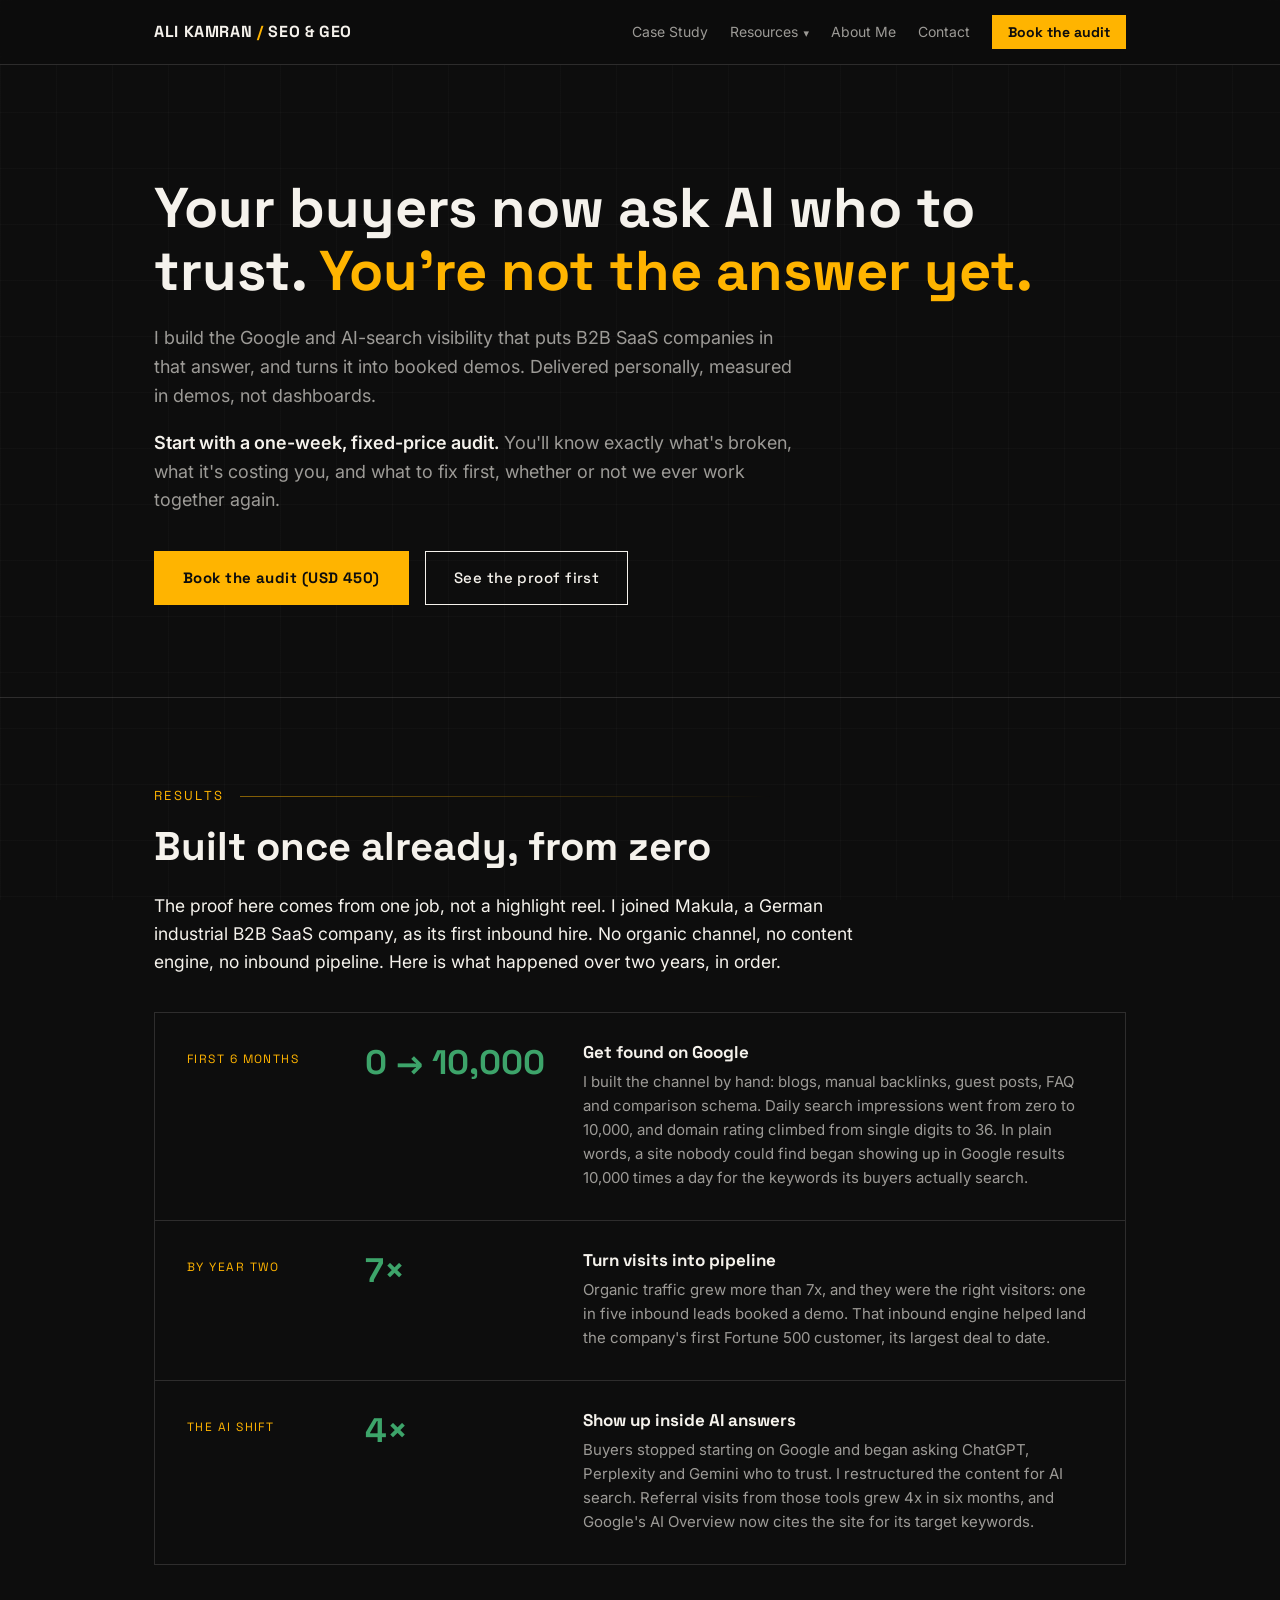
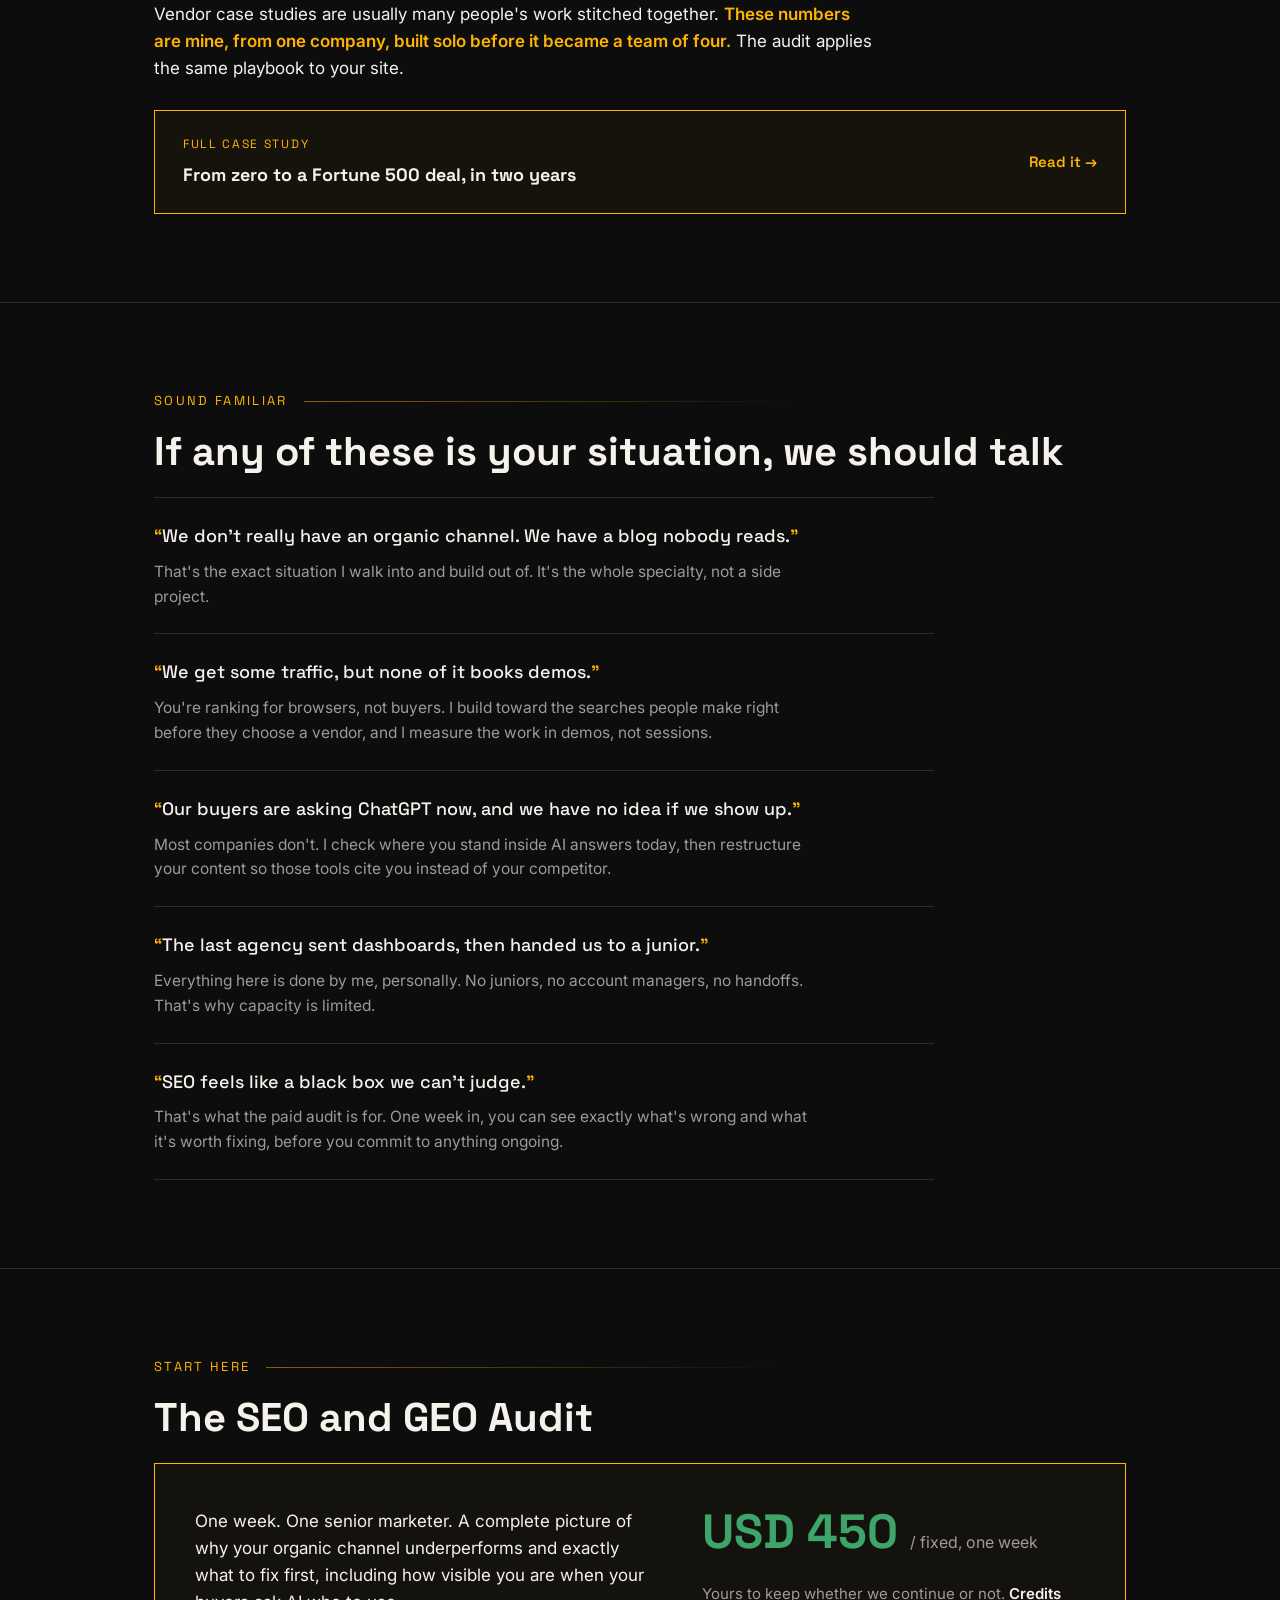
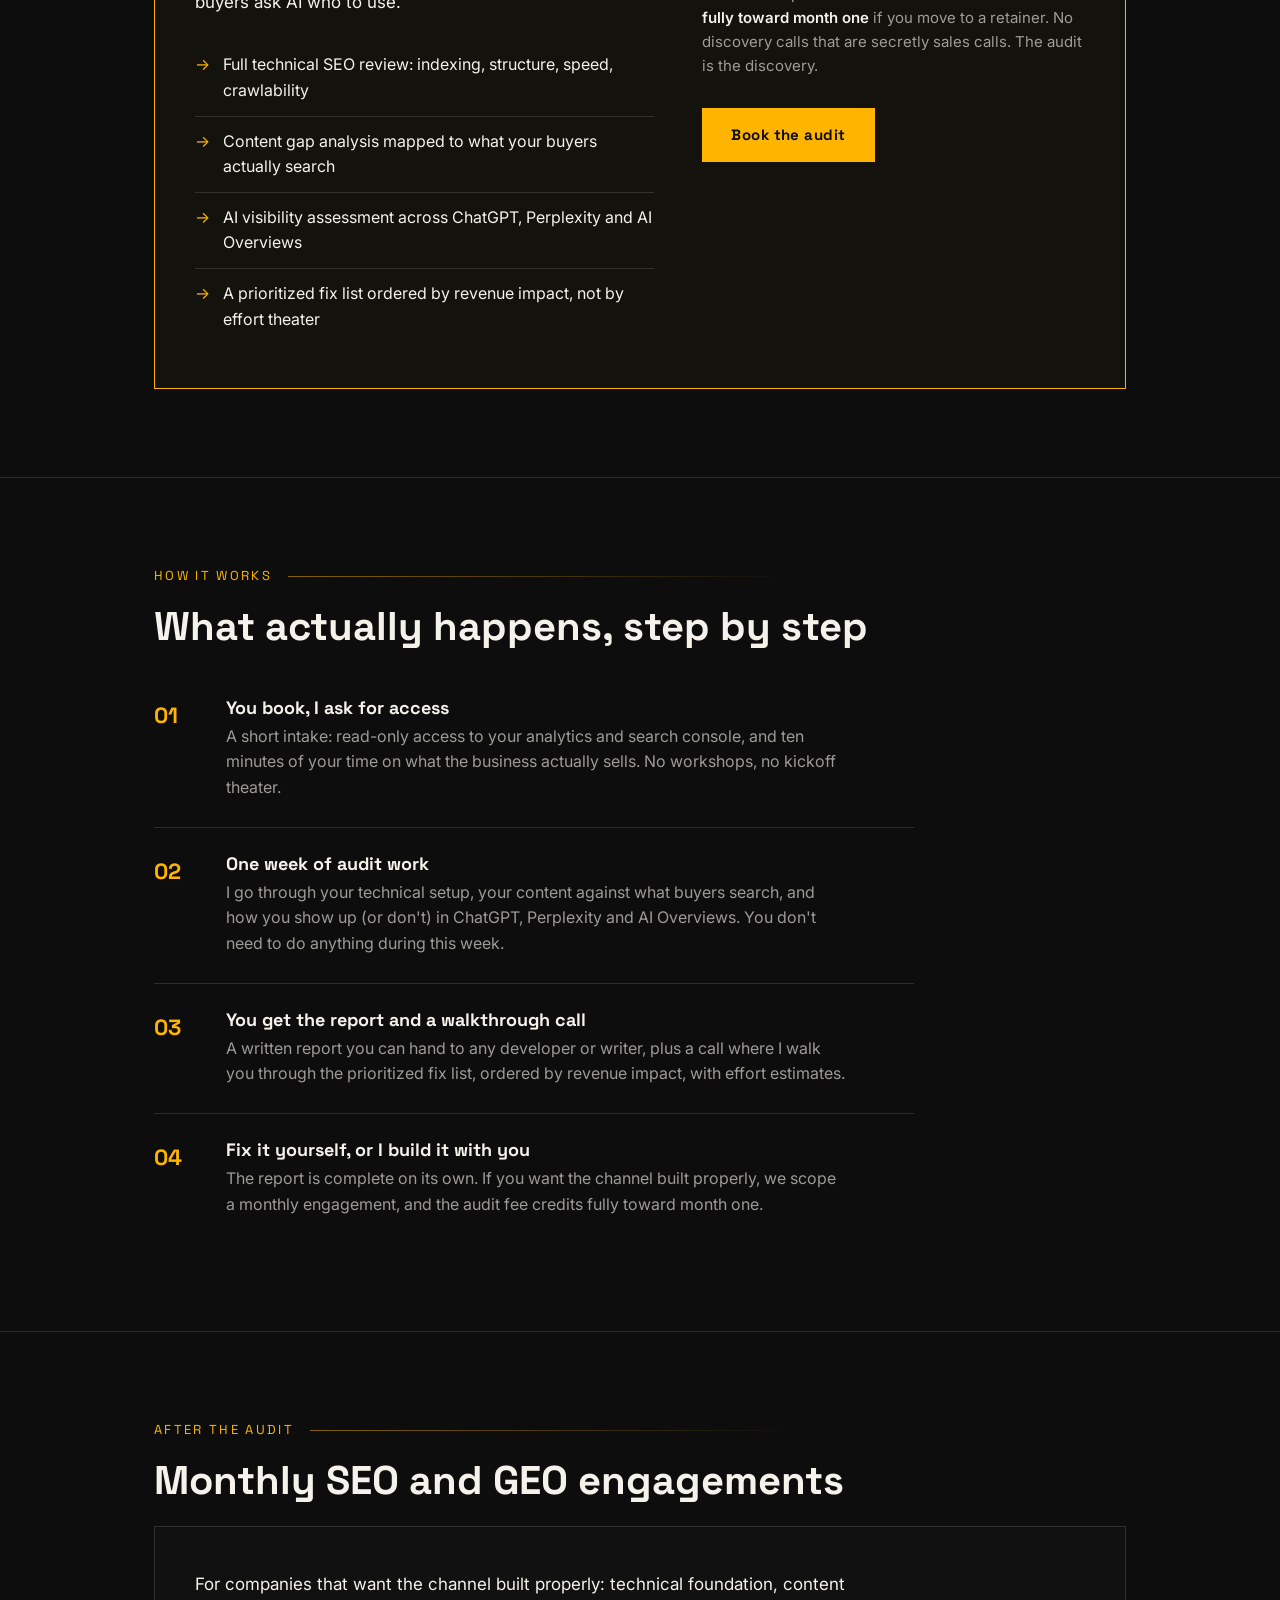
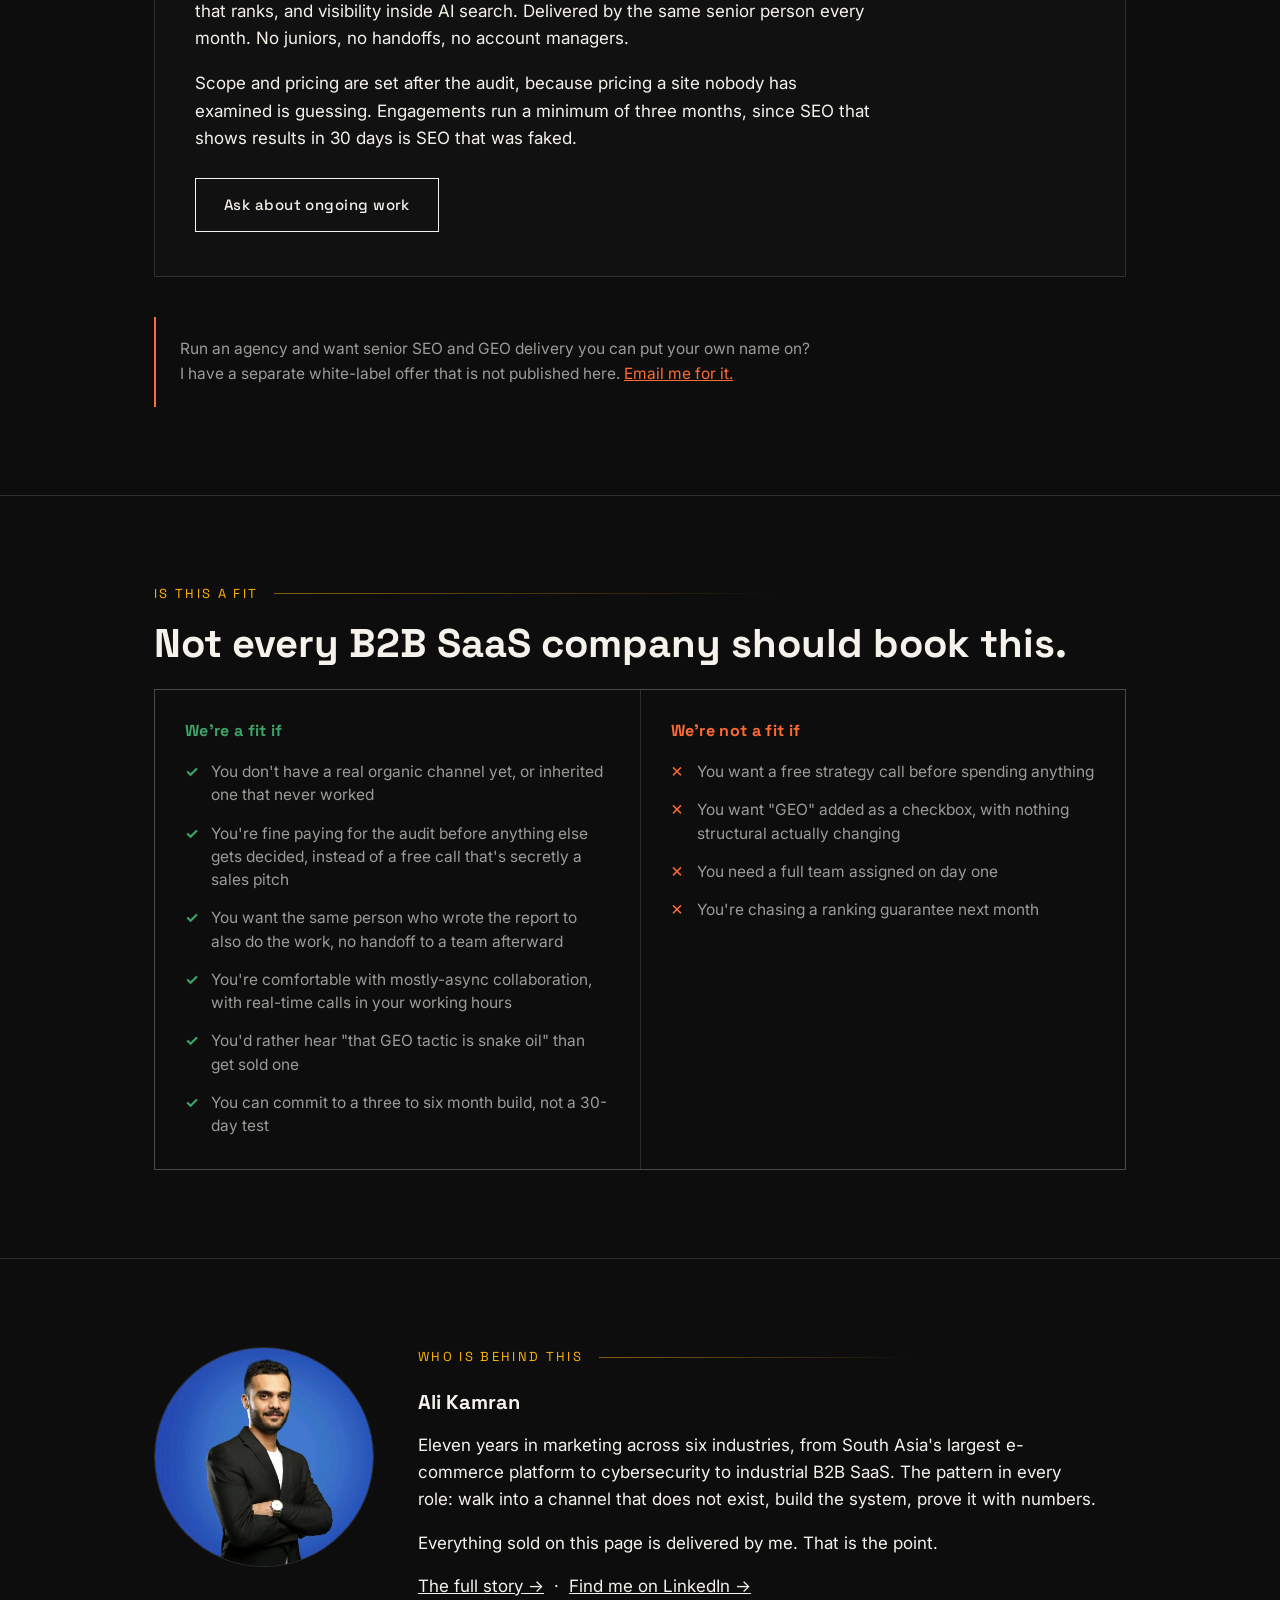
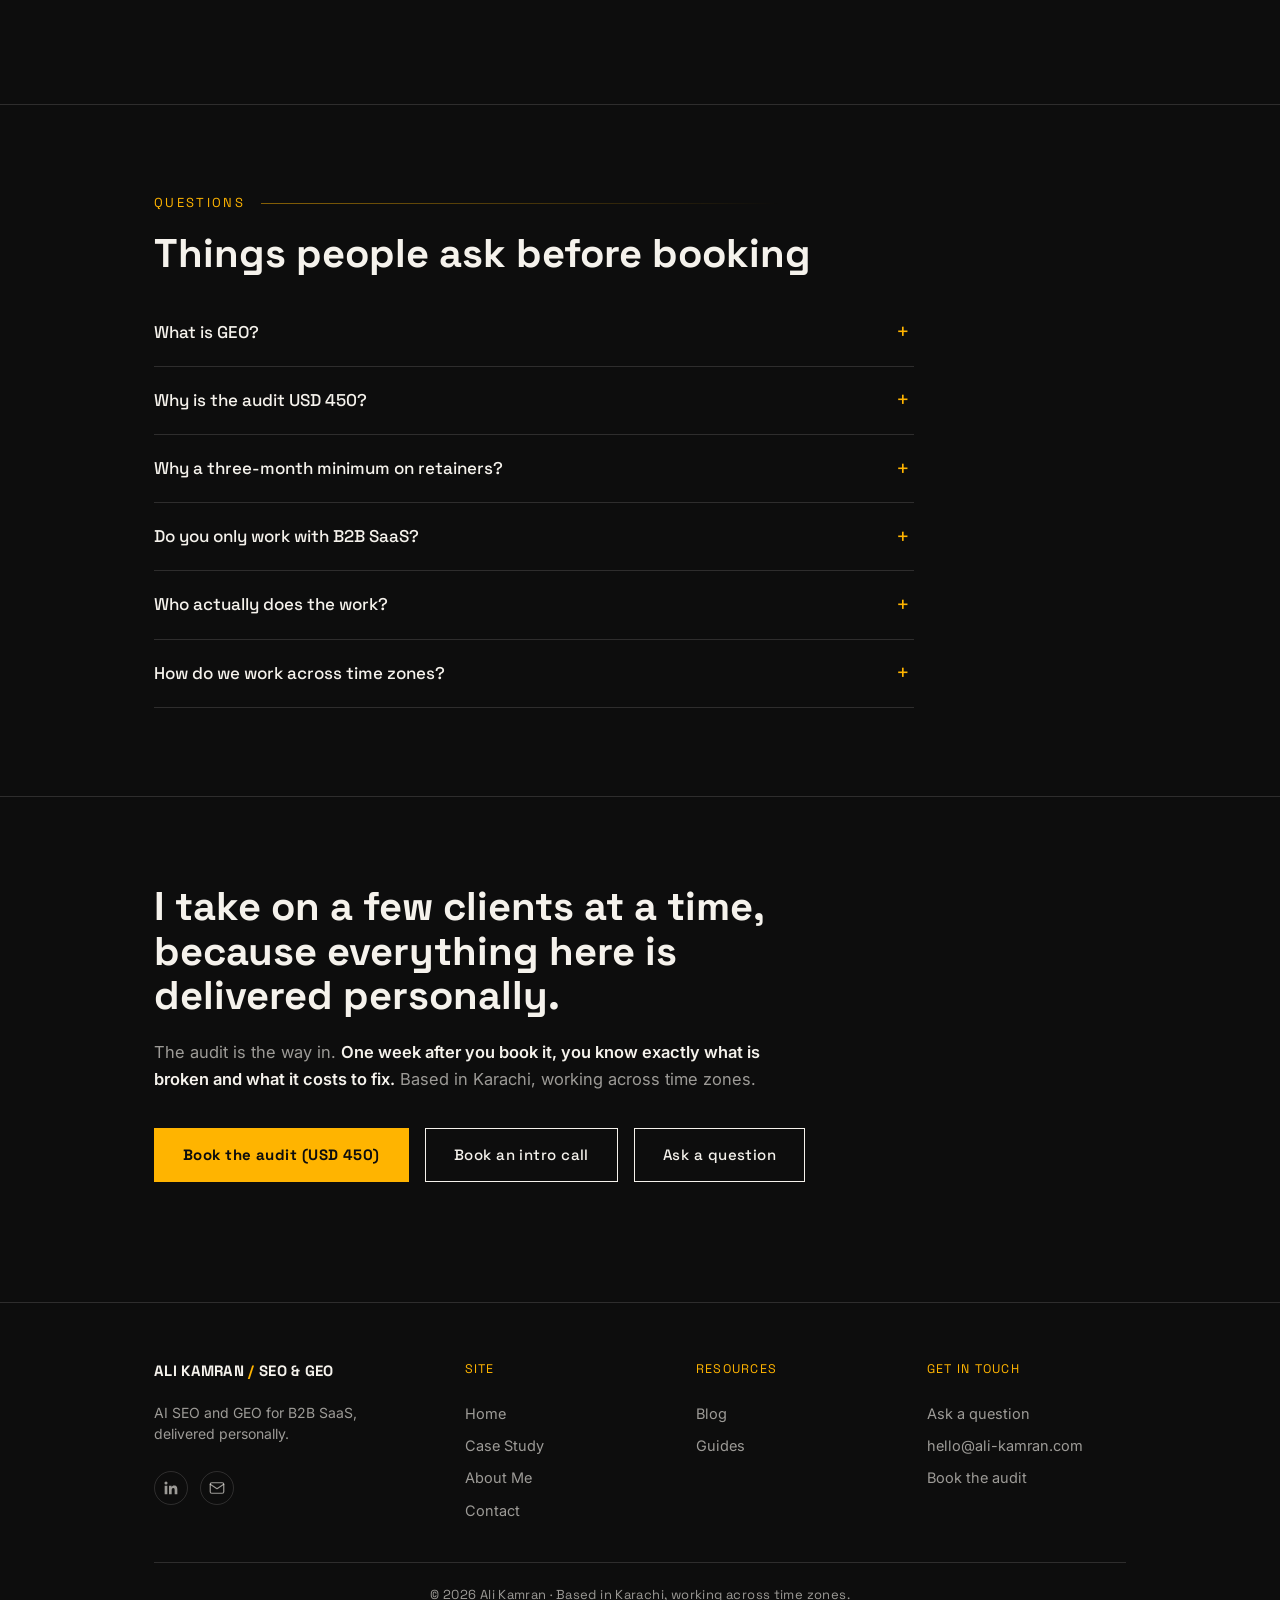
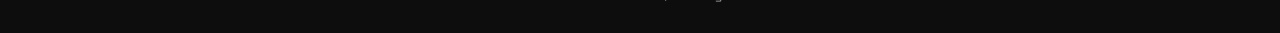
<file: index.html>
<!DOCTYPE html>
<html lang="en">
<head>
<script type="text/javascript">
    (function(c,l,a,r,i,t,y){
        c[a]=c[a]||function(){(c[a].q=c[a].q||[]).push(arguments)};
        t=l.createElement(r);t.async=1;t.src="https://www.clarity.ms/tag/"+i;
        y=l.getElementsByTagName(r)[0];y.parentNode.insertBefore(t,y);
    })(window, document, "clarity", "script", "xpgxrgj1ap");
</script>
<meta charset="UTF-8">
<meta name="viewport" content="width=device-width, initial-scale=1.0">
<title>AI SEO Services (GEO) for B2B SaaS | Ali Kamran</title>
<meta name="description" content="AI SEO services and generative engine optimization for B2B SaaS: get your brand cited by ChatGPT, Perplexity, and Google's AI. Start with a fixed-price, one-week audit.">
<link rel="canonical" href="https://ali-kamran.com/">
<meta property="og:title" content="AI SEO Services (GEO) for B2B SaaS | Ali Kamran">
<meta property="og:description" content="AI SEO services and generative engine optimization for B2B SaaS: get your brand cited by ChatGPT, Perplexity, and Google's AI. Start with a fixed-price, one-week audit.">
<meta property="og:type" content="website">
<meta property="og:url" content="https://ali-kamran.com/">
<meta property="og:image" content="https://ali-kamran.com/og-image.png">
<meta property="og:image:width" content="1200">
<meta property="og:image:height" content="630">
<meta name="twitter:card" content="summary_large_image">
<meta name="twitter:image" content="https://ali-kamran.com/og-image.png">
<link rel="icon" href="data:image/svg+xml,%3Csvg xmlns='http://www.w3.org/2000/svg' viewBox='0 0 100 100'%3E%3Crect width='100' height='100' fill='%230d0d0d'/%3E%3Ctext x='50' y='68' font-family='Arial, sans-serif' font-size='52' font-weight='700' fill='%23ffb400' text-anchor='middle'%3EAK%3C/text%3E%3C/svg%3E">
<link rel="preconnect" href="https://fonts.googleapis.com">
<link rel="preconnect" href="https://fonts.gstatic.com" crossorigin>
<link href="https://fonts.googleapis.com/css2?family=Space+Grotesk:wght@400;500;700&family=Inter:wght@400;500;600&display=swap" rel="stylesheet">
<link rel="stylesheet" href="styles.css">
<script async src="https://www.googletagmanager.com/gtag/js?id=G-4B6W08Q974"></script>
<script>
  window.dataLayer = window.dataLayer || [];
  function gtag(){dataLayer.push(arguments);}
  gtag('js', new Date());
  gtag('config', 'G-4B6W08Q974');
</script>
<script type="application/ld+json">
{
  "@context": "https://schema.org",
  "@graph": [
    {
      "@type": "Person",
      "name": "Ali Kamran",
      "url": "https://ali-kamran.com/",
      "jobTitle": "SEO and GEO Consultant",
      "email": "mailto:hello@ali-kamran.com",
      "image": "https://ali-kamran.com/headshot.jpeg",
      "sameAs": ["https://www.linkedin.com/in/ali-kamran-/"],
      "address": {"@type": "PostalAddress", "addressLocality": "Karachi", "addressCountry": "PK"}
    },
    {
      "@type": "Service",
      "name": "SEO and GEO Audit",
      "url": "https://ali-kamran.com/#audit",
      "provider": {"@type": "Person", "name": "Ali Kamran"},
      "description": "One-week fixed-price audit covering technical SEO, content gaps, and AI-search visibility across ChatGPT, Perplexity and Google AI Overviews.",
      "offers": {"@type": "Offer", "price": "450", "priceCurrency": "USD"}
    },
    {
      "@type": "FAQPage",
      "mainEntity": [
        {
          "@type": "Question",
          "name": "What is GEO?",
          "acceptedAnswer": {"@type": "Answer", "text": "GEO (Generative Engine Optimization) is the practice of making your company visible and cited when buyers ask AI tools like ChatGPT, Perplexity, and Google AI Overviews for recommendations. It overlaps with SEO but has its own ranking factors: how your content is structured, where you are mentioned, and whether AI systems treat your site as a source worth citing."}
        },
        {
          "@type": "Question",
          "name": "Why does the audit cost 450 US dollars?",
          "acceptedAnswer": {"@type": "Answer", "text": "It is priced so the decision is easy, not so the work is shallow. It is a full week of senior work, the findings are yours to keep either way, and the fee credits fully toward your first month if you continue into a retainer."}
        },
        {
          "@type": "Question",
          "name": "Why is there a three-month minimum on retainers?",
          "acceptedAnswer": {"@type": "Answer", "text": "Because honest SEO takes that long to show real movement. Anyone promising ranking results in 30 days is measuring something that does not matter or faking something that does."}
        },
        {
          "@type": "Question",
          "name": "Do you only work with B2B SaaS?",
          "acceptedAnswer": {"@type": "Answer", "text": "B2B SaaS is the main lane because that is where the proof is, but the approach works for any growing business whose buyers research before they buy. If your customers search or ask AI before choosing, this applies to you."}
        },
        {
          "@type": "Question",
          "name": "Who actually does the work?",
          "acceptedAnswer": {"@type": "Answer", "text": "Ali Kamran, personally. No juniors, no handoffs, no account managers. That is the reason capacity is limited to a few clients at a time."}
        },
        {
          "@type": "Question",
          "name": "How do we work across time zones?",
          "acceptedAnswer": {"@type": "Answer", "text": "From Karachi, mostly async: written updates you can read on your schedule, plus scheduled calls in your working hours. Clients in Europe and North America both get real overlap."}
        }
      ]
    }
  ]
}
</script>
</head>
<body>
<header>
  <div class="wrap nav">
    <a class="brand" href="#top">ALI KAMRAN <span>/</span> SEO & GEO</a>
    <ul class="nav-links" id="navLinks">
      <li><a href="case-study.html">Case Study</a></li>
      <li class="has-dropdown">
        <a href="blog.html">Resources</a>
        <ul class="dropdown">
          <li><a href="blog.html">Blog</a></li>
          <li><a href="guides.html">Guides</a></li>
        </ul>
      </li>
      <li><a href="about.html">About Me</a></li>
      <li><a href="#contact">Contact</a></li>
      <li class="nav-cta-item"><a class="nav-cta" href="https://calendly.com/ali-kamran035/30min" target="_blank" rel="noopener">Book the audit</a></li>
    </ul>
    <button class="nav-toggle" id="navToggle" aria-label="Toggle navigation" aria-expanded="false" aria-controls="navLinks">
      <span></span><span></span><span></span>
    </button>
  </div>
</header>

<main id="top">

  <!-- HERO -->
  <section class="hero">
    <div class="wrap">
      <h1>Your buyers now ask AI who to trust. <em>You're not the answer yet.</em></h1>
      <p class="lede">I build the Google and AI-search visibility that puts B2B SaaS companies in that answer, and turns it into booked demos. Delivered personally, measured in demos, not dashboards.</p>
      <p class="lede"><b>Start with a one-week, fixed-price audit.</b> You'll know exactly what's broken, what it's costing you, and what to fix first, whether or not we ever work together again.</p>
      <div class="cta-row">
        <a class="btn gold" href="https://calendly.com/ali-kamran035/30min" target="_blank" rel="noopener">Book the audit (USD 450)</a>
        <a class="btn ghost" href="#results">See the proof first</a>
      </div>
    </div>
  </section>

  <!-- RESULTS / PROOF -->
  <section id="results" class="results">
    <div class="wrap">
      <div class="sec-label">Results</div>
      <h2 class="sec-title">Built once already, from zero</h2>
      <p class="context">The proof here comes from one job, not a highlight reel. I joined Makula, a German industrial B2B SaaS company, as its first inbound hire. No organic channel, no content engine, no inbound pipeline. Here is what happened over two years, in order.</p>

      <div class="arc">
        <div class="arc-step">
          <div class="arc-when">First 6 months</div>
          <div class="arc-n">0 → 10,000</div>
          <div class="arc-body">
            <h3>Get found on Google</h3>
            <p>I built the channel by hand: blogs, manual backlinks, guest posts, FAQ and comparison schema. Daily search impressions went from zero to 10,000, and domain rating climbed from single digits to 36. In plain words, a site nobody could find began showing up in Google results 10,000 times a day for the keywords its buyers actually search.</p>
          </div>
        </div>
        <div class="arc-step">
          <div class="arc-when">By year two</div>
          <div class="arc-n">7&times;</div>
          <div class="arc-body">
            <h3>Turn visits into pipeline</h3>
            <p>Organic traffic grew more than 7x, and they were the right visitors: one in five inbound leads booked a demo. That inbound engine helped land the company's first Fortune 500 customer, its largest deal to date.</p>
          </div>
        </div>
        <div class="arc-step">
          <div class="arc-when">The AI shift</div>
          <div class="arc-n">4&times;</div>
          <div class="arc-body">
            <h3>Show up inside AI answers</h3>
            <p>Buyers stopped starting on Google and began asking ChatGPT, Perplexity and Gemini who to trust. I restructured the content for AI search. Referral visits from those tools grew 4x in six months, and Google's AI Overview now cites the site for its target keywords.</p>
          </div>
        </div>
      </div>

      <p class="kicker">Vendor case studies are usually many people's work stitched together. <strong>These numbers are mine, from one company, built solo before it became a team of four.</strong> The audit applies the same playbook to your site.</p>

      <!-- HOLD: Simon's quote is a draft, not yet approved by him. Do not deploy until confirmed.
      <div class="client-quote">
        <blockquote>"Ali built our organic and AI search visibility from literally nothing. He didn't just chase rankings, he understood how our buyers actually research before they talk to sales, and rebuilt our content around that. The impact showed up in real pipeline, including our largest deal to date. I'd work with him again without hesitation."</blockquote>
        <div class="quote-attribution">
          <img class="quote-avatar" src="simon-spelzhausen.jpeg" alt="Simon Spelzhausen" width="48" height="48" loading="lazy">
          <cite><b>Simon Spelzhausen</b><span>Co-founder, Makula</span></cite>
        </div>
      </div>
      -->

      <a class="case-box" href="case-study.html">
        <div>
          <div class="case-box-label">Full case study</div>
          <div class="case-box-title">From zero to a Fortune 500 deal, in two years</div>
        </div>
        <span class="case-box-arrow">Read it &rarr;</span>
      </a>
    </div>
  </section>

  <!-- SOUND FAMILIAR -->
  <section id="familiar">
    <div class="wrap">
      <div class="sec-label">Sound familiar</div>
      <h2 class="sec-title">If any of these is your situation, we should talk</h2>
      <div class="pains">
        <div class="pain">
          <div class="pain-q">We don't really have an organic channel. We have a blog nobody reads.</div>
          <div class="pain-a">That's the exact situation I walk into and build out of. It's the whole specialty, not a side project.</div>
        </div>
        <div class="pain">
          <div class="pain-q">We get some traffic, but none of it books demos.</div>
          <div class="pain-a">You're ranking for browsers, not buyers. I build toward the searches people make right before they choose a vendor, and I measure the work in demos, not sessions.</div>
        </div>
        <div class="pain">
          <div class="pain-q">Our buyers are asking ChatGPT now, and we have no idea if we show up.</div>
          <div class="pain-a">Most companies don't. I check where you stand inside AI answers today, then restructure your content so those tools cite you instead of your competitor.</div>
        </div>
        <div class="pain">
          <div class="pain-q">The last agency sent dashboards, then handed us to a junior.</div>
          <div class="pain-a">Everything here is done by me, personally. No juniors, no account managers, no handoffs. That's why capacity is limited.</div>
        </div>
        <div class="pain">
          <div class="pain-q">SEO feels like a black box we can't judge.</div>
          <div class="pain-a">That's what the paid audit is for. One week in, you can see exactly what's wrong and what it's worth fixing, before you commit to anything ongoing.</div>
        </div>
      </div>
    </div>
  </section>

  <!-- THE AUDIT -->
  <section id="audit">
    <div class="wrap">
      <div class="sec-label">Start here</div>
      <h2 class="sec-title">The SEO and GEO Audit</h2>
      <div class="audit-card">
        <div class="audit-grid">
          <div>
            <p>One week. One senior marketer. A complete picture of why your organic channel underperforms and exactly what to fix first, including how visible you are when your buyers ask AI who to use.</p>
            <ul class="audit-list">
              <li>Full technical SEO review: indexing, structure, speed, crawlability</li>
              <li>Content gap analysis mapped to what your buyers actually search</li>
              <li>AI visibility assessment across ChatGPT, Perplexity and AI Overviews</li>
              <li>A prioritized fix list ordered by revenue impact, not by effort theater</li>
            </ul>
          </div>
          <div>
            <div class="price">USD 450 <small>/ fixed, one week</small></div>
            <p class="audit-meta">Yours to keep whether we continue or not. <b>Credits fully toward month one</b> if you move to a retainer. No discovery calls that are secretly sales calls. The audit is the discovery.</p>
            <div class="audit-cta">
              <a class="btn gold" href="https://calendly.com/ali-kamran035/30min" target="_blank" rel="noopener">Book the audit</a>
            </div>
          </div>
        </div>
      </div>
    </div>
  </section>

  <!-- HOW IT WORKS -->
  <section id="process">
    <div class="wrap">
      <div class="sec-label">How it works</div>
      <h2 class="sec-title">What actually happens, step by step</h2>
      <ol class="steps">
        <li>
          <h3>You book, I ask for access</h3>
          <p>A short intake: read-only access to your analytics and search console, and ten minutes of your time on what the business actually sells. No workshops, no kickoff theater.</p>
        </li>
        <li>
          <h3>One week of audit work</h3>
          <p>I go through your technical setup, your content against what buyers search, and how you show up (or don't) in ChatGPT, Perplexity and AI Overviews. You don't need to do anything during this week.</p>
        </li>
        <li>
          <h3>You get the report and a walkthrough call</h3>
          <p>A written report you can hand to any developer or writer, plus a call where I walk you through the prioritized fix list, ordered by revenue impact, with effort estimates.</p>
        </li>
        <li>
          <h3>Fix it yourself, or I build it with you</h3>
          <p>The report is complete on its own. If you want the channel built properly, we scope a monthly engagement, and the audit fee credits fully toward month one.</p>
        </li>
      </ol>
    </div>
  </section>

  <!-- ONGOING WORK -->
  <section id="retainers" class="retainer">
    <div class="wrap">
      <div class="sec-label">After the audit</div>
      <h2 class="sec-title">Monthly SEO and GEO engagements</h2>
      <div class="work-card">
        <p>For companies that want the channel built properly: technical foundation, content that ranks, and visibility inside AI search. Delivered by the same senior person every month. No juniors, no handoffs, no account managers.</p>
        <p>Scope and pricing are set after the audit, because pricing a site nobody has examined is guessing. Engagements run a minimum of three months, since SEO that shows results in 30 days is SEO that was faked.</p>
        <div class="cta-row">
          <a class="btn ghost" href="mailto:hello@ali-kamran.com?subject=Ongoing%20SEO%20and%20GEO%20work">Ask about ongoing work</a>
        </div>
      </div>
      <div class="agency-note">
        Run an agency and want senior SEO and GEO delivery you can put your own name on? I have a separate white-label offer that is not published here. <a href="mailto:hello@ali-kamran.com?subject=White%20label%20SEO%20delivery">Email me for it.</a>
      </div>
    </div>
  </section>

  <!-- FIT / NOT A FIT -->
  <section id="fit">
    <div class="wrap">
      <div class="sec-label">Is this a fit</div>
      <h2 class="sec-title">Not every B2B SaaS company should book this.</h2>
      <div class="fit-grid">
        <div class="fit-col good">
          <h3>We're a fit if</h3>
          <ul class="fit-list">
            <li>You don't have a real organic channel yet, or inherited one that never worked</li>
            <li>You're fine paying for the audit before anything else gets decided, instead of a free call that's secretly a sales pitch</li>
            <li>You want the same person who wrote the report to also do the work, no handoff to a team afterward</li>
            <li>You're comfortable with mostly-async collaboration, with real-time calls in your working hours</li>
            <li>You'd rather hear "that GEO tactic is snake oil" than get sold one</li>
            <li>You can commit to a three to six month build, not a 30-day test</li>
          </ul>
        </div>
        <div class="fit-col bad">
          <h3>We're not a fit if</h3>
          <ul class="fit-list">
            <li>You want a free strategy call before spending anything</li>
            <li>You want "GEO" added as a checkbox, with nothing structural actually changing</li>
            <li>You need a full team assigned on day one</li>
            <li>You're chasing a ranking guarantee next month</li>
          </ul>
        </div>
      </div>
    </div>
  </section>

  <!-- HOLD: testimonials not yet cleared to deploy. Do not remove this comment wrapper until confirmed.
  <section id="testimonials">
    <div class="wrap">
      <div class="sec-label">What colleagues say</div>
      <h2 class="sec-title">On the record</h2>
      <div class="quotes">
        <div class="quote">
          <blockquote>"I had the pleasure of working with Ali, and I can confidently say he is an exceptional marketer. Ali combines strategic thinking with creative execution, building strong, authentic brands that truly connect with their audiences. His ability to turn insights into impactful campaigns consistently drives measurable results. Any team would be lucky to have Ali leading their marketing efforts."</blockquote>
          <div class="quote-attribution">
            <img class="quote-avatar" src="ali-majid.jpeg" alt="Ali Majid" width="44" height="44" loading="lazy">
            <cite><b>Ali Majid</b><span>Director GTM, Secure.com</span></cite>
          </div>
        </div>
        <div class="quote">
          <blockquote>"I had the pleasure of working closely with Ali across several years, and I can say without hesitation that he's one of those rare marketing professionals who combine strategic clarity with a hands on approach to data driven marketing. From his early days at Daraz to leading roles at PureSquare and now Makula Technology, he's consistently demonstrated the ability to build brands, lead teams, and deliver measurable impact."</blockquote>
          <div class="quote-attribution">
            <img class="quote-avatar" src="ali-rizvi.jpeg" alt="Ali Rizvi" width="44" height="44" loading="lazy">
            <cite><b>Ali Rizvi</b><span>CEO &amp; Co-founder, A47</span></cite>
          </div>
        </div>
      </div>
    </div>
  </section>
  -->

  <!-- ABOUT -->
  <section id="about" class="who">
    <div class="wrap who-grid">
      <img class="who-photo" src="headshot.jpeg" alt="Ali Kamran, SEO and GEO consultant" width="220" height="220" loading="lazy">
      <div>
        <div class="sec-label">Who is behind this</div>
        <div class="name">Ali Kamran</div>
        <p>Eleven years in marketing across six industries, from South Asia's largest e-commerce platform to cybersecurity to industrial B2B SaaS. The pattern in every role: walk into a channel that does not exist, build the system, prove it with numbers.</p>
        <p>Everything sold on this page is delivered by me. That is the point.</p>
        <p><a href="about.html">The full story →</a> &nbsp;·&nbsp; <a href="https://www.linkedin.com/in/ali-kamran-/" target="_blank" rel="noopener">Find me on LinkedIn →</a></p>
      </div>
    </div>
  </section>

  <!-- FAQ -->
  <section id="faq">
    <div class="wrap">
      <div class="sec-label">Questions</div>
      <h2 class="sec-title">Things people ask before booking</h2>
      <div class="faq">
        <details>
          <summary>What is GEO?</summary>
          <div class="answer">Generative Engine Optimization: making your company visible and cited when buyers ask AI tools (ChatGPT, Perplexity, Google AI Overviews) for recommendations. Here's the honest version most people won't tell you: Google's own guidance says there's no secret markup or magic file for this. Showing up in AI answers is mostly the fundamentals done properly, structured so AI systems can lift your answer cleanly and trust the source. I do that, and I tell you plainly what actually moves the needle and what's just hype.</div>
        </details>
        <details>
          <summary>Why is the audit USD 450?</summary>
          <div class="answer">It's priced so the decision is easy, not so the work is shallow. It's a full week of senior work, the findings are yours to keep either way, and <b>the fee credits fully toward month one</b> if you continue into a retainer. Think of it as paid discovery that replaces the sales call.</div>
        </details>
        <details>
          <summary>Why a three-month minimum on retainers?</summary>
          <div class="answer">Because honest SEO takes that long to show real movement. Anyone promising ranking results in 30 days is measuring something that doesn't matter or faking something that does.</div>
        </details>
        <details>
          <summary>Do you only work with B2B SaaS?</summary>
          <div class="answer">SaaS is the main lane because that's where the proof is, but the approach works for any growing business whose customers research before they buy. If your buyers search or ask AI before choosing, this applies to you.</div>
        </details>
        <details>
          <summary>Who actually does the work?</summary>
          <div class="answer">Me, personally. No juniors, no handoffs, no account managers. That's also why capacity is limited to a few clients at a time.</div>
        </details>
        <details>
          <summary>How do we work across time zones?</summary>
          <div class="answer">From Karachi, mostly async: written updates you read on your schedule, plus calls booked in your working hours. Clients in Europe and North America both get real overlap.</div>
        </details>
      </div>
    </div>
  </section>

  <!-- CONTACT -->
  <section id="contact" class="contact">
    <div class="wrap">
      <h2>I take on a few clients at a time, because everything here is delivered personally.</h2>
      <p class="status">The audit is the way in. <b>One week after you book it, you know exactly what is broken and what it costs to fix.</b> Based in Karachi, working across time zones.</p>
      <div class="cta-row">
        <a class="btn gold" href="https://calendly.com/ali-kamran035/30min" target="_blank" rel="noopener">Book the audit (USD 450)</a>
        <a class="btn ghost" href="https://calendly.com/ali-kamran035/30min" target="_blank" rel="noopener">Book an intro call</a>
        <a class="btn ghost" href="ask.html">Ask a question</a>
      </div>
    </div>
  </section>

</main>

<footer>
  <div class="wrap">
    <div class="footer-grid">
      <div class="footer-col footer-brand-col">
        <div class="footer-brand">ALI KAMRAN <span>/</span> SEO & GEO</div>
        <p class="footer-tagline">AI SEO and GEO for B2B SaaS, delivered personally.</p>
        <div class="social-icons">
          <a href="https://www.linkedin.com/in/ali-kamran-/" target="_blank" rel="noopener" aria-label="LinkedIn">
            <svg viewBox="0 0 24 24" width="18" height="18" fill="currentColor" aria-hidden="true"><path d="M20.45 20.45h-3.55v-5.57c0-1.33-.02-3.03-1.85-3.03-1.85 0-2.14 1.45-2.14 2.94v5.66H9.36V9h3.41v1.56h.05c.47-.9 1.63-1.85 3.36-1.85 3.6 0 4.27 2.37 4.27 5.45v6.29zM5.34 7.43a2.06 2.06 0 1 1 0-4.12 2.06 2.06 0 0 1 0 4.12zM7.12 20.45H3.56V9h3.56v11.45z"/></svg>
          </a>
          <a href="mailto:hello@ali-kamran.com" aria-label="Email">
            <svg viewBox="0 0 24 24" width="18" height="18" fill="none" stroke="currentColor" stroke-width="1.6" stroke-linecap="round" stroke-linejoin="round" aria-hidden="true"><rect x="3" y="5" width="18" height="14" rx="2"></rect><path d="M3 7l9 6 9-6"></path></svg>
          </a>
        </div>
      </div>
      <div class="footer-col">
        <div class="footer-heading">Site</div>
        <a href="index.html">Home</a>
        <a href="case-study.html">Case Study</a>
        <a href="about.html">About Me</a>
        <a href="index.html#contact">Contact</a>
      </div>
      <div class="footer-col">
        <div class="footer-heading">Resources</div>
        <a href="blog.html">Blog</a>
        <a href="guides.html">Guides</a>
      </div>
      <div class="footer-col">
        <div class="footer-heading">Get in touch</div>
        <a href="ask.html">Ask a question</a>
        <a href="mailto:hello@ali-kamran.com">hello@ali-kamran.com</a>
        <a href="https://calendly.com/ali-kamran035/30min" target="_blank" rel="noopener">Book the audit</a>
      </div>
    </div>
    <div class="footer-bottom">
      <div class="foot-line">&copy; 2026 Ali Kamran &middot; Based in Karachi, working across time zones.</div>
    </div>
  </div>
</footer>
<script src="nav.js" defer></script>
</body>
</html>
</file>
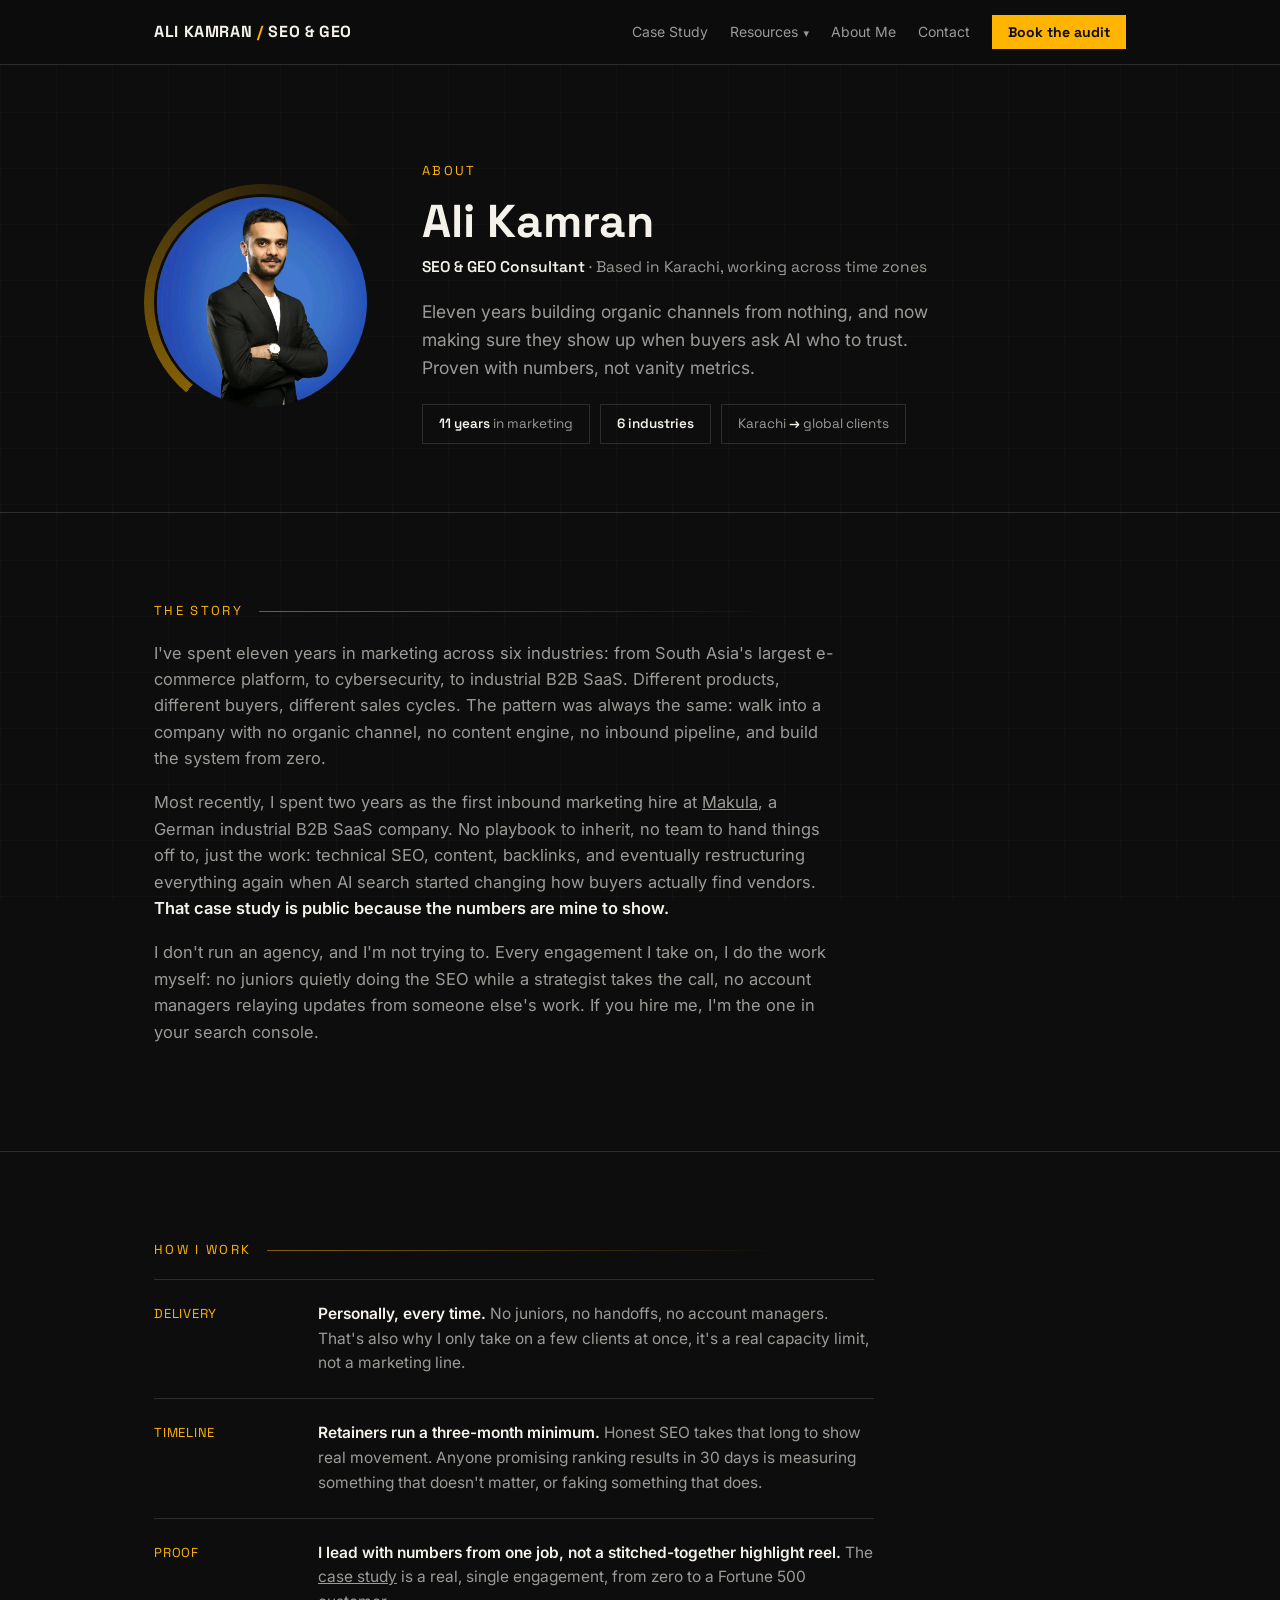
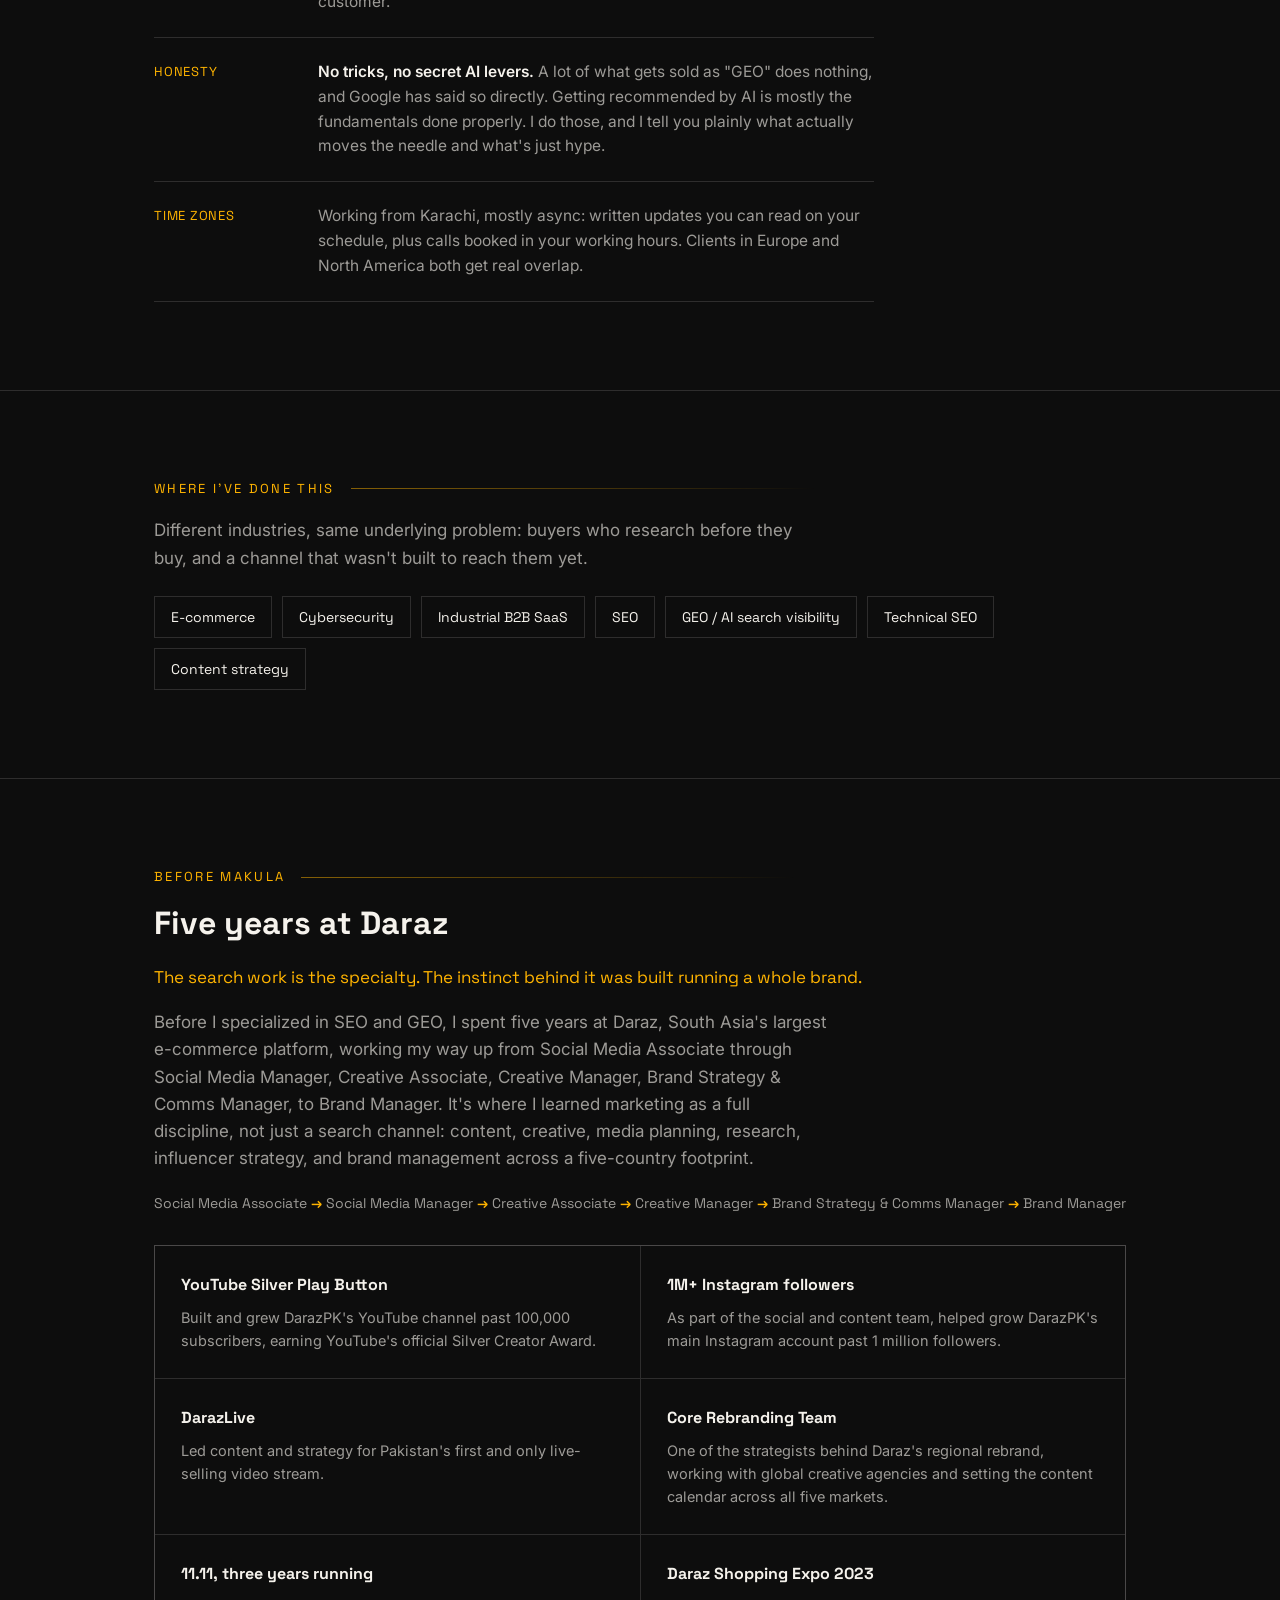
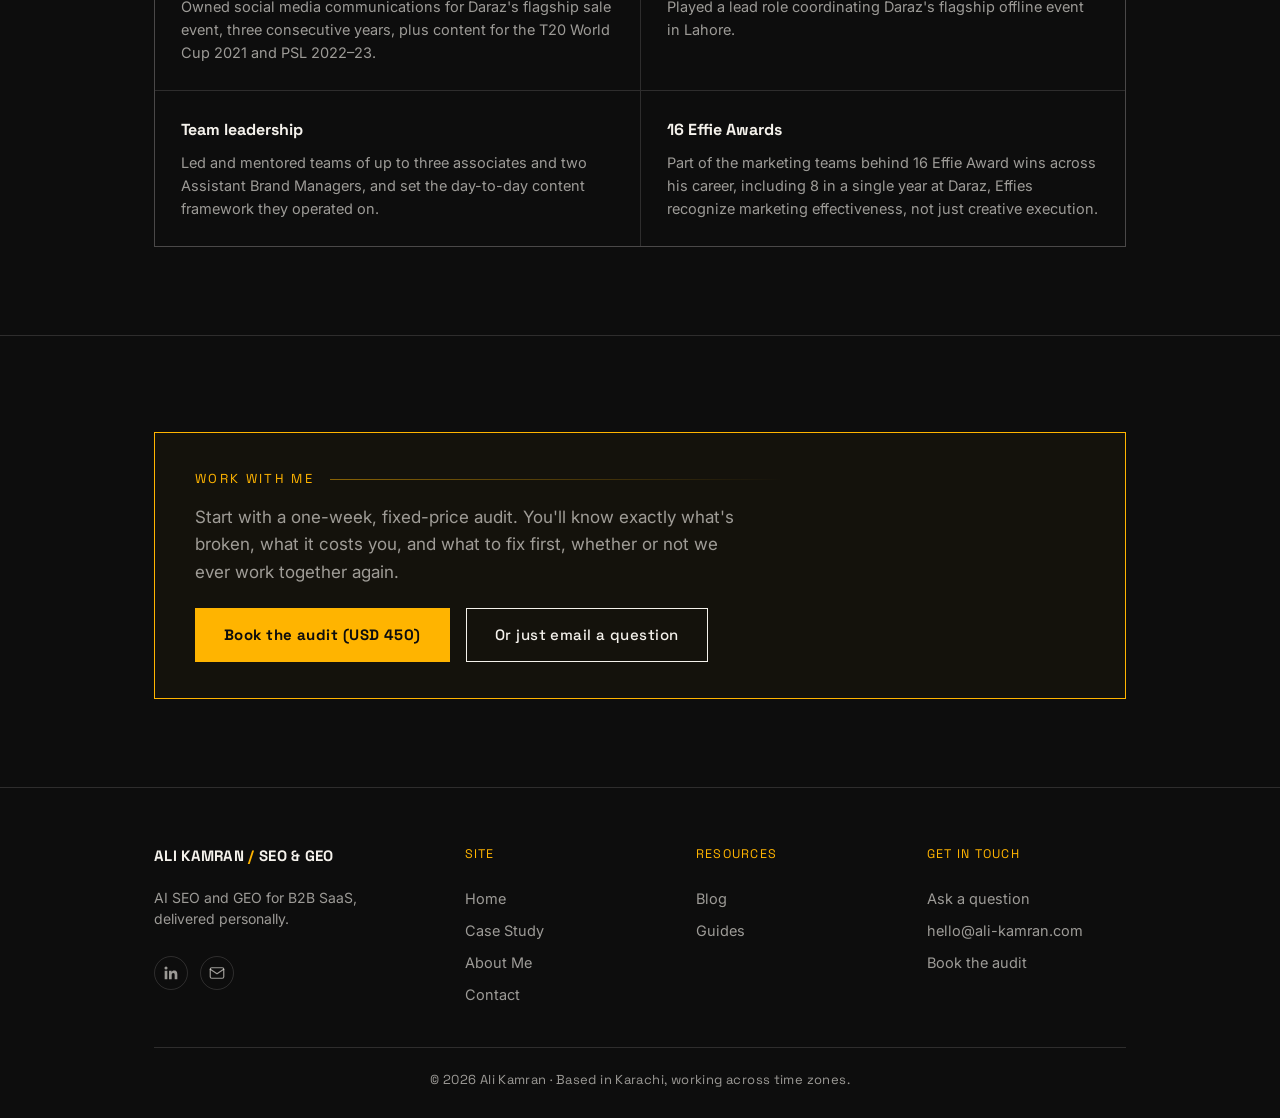
<file: about.html>
<!DOCTYPE html>
<html lang="en">
<head>
<script type="text/javascript">
    (function(c,l,a,r,i,t,y){
        c[a]=c[a]||function(){(c[a].q=c[a].q||[]).push(arguments)};
        t=l.createElement(r);t.async=1;t.src="https://www.clarity.ms/tag/"+i;
        y=l.getElementsByTagName(r)[0];y.parentNode.insertBefore(t,y);
    })(window, document, "clarity", "script", "xpgxrgj1ap");
</script>
<meta charset="UTF-8">
<meta name="viewport" content="width=device-width, initial-scale=1.0">
<title>About Ali Kamran | SEO &amp; GEO Consultant</title>
<meta name="description" content="Eleven years building organic channels from scratch, across e-commerce, cybersecurity, and B2B SaaS. Here's the story, and how I work.">
<link rel="canonical" href="https://ali-kamran.com/about.html">
<meta property="og:title" content="About Ali Kamran | SEO & GEO Consultant">
<meta property="og:description" content="Eleven years building organic channels from scratch, across e-commerce, cybersecurity, and B2B SaaS.">
<meta property="og:type" content="profile">
<meta property="og:url" content="https://ali-kamran.com/about.html">
<meta property="og:image" content="https://ali-kamran.com/og-image.png">
<meta property="og:image:width" content="1200">
<meta property="og:image:height" content="630">
<meta name="twitter:card" content="summary_large_image">
<meta name="twitter:image" content="https://ali-kamran.com/og-image.png">
<link rel="icon" href="data:image/svg+xml,%3Csvg xmlns='http://www.w3.org/2000/svg' viewBox='0 0 100 100'%3E%3Crect width='100' height='100' fill='%230d0d0d'/%3E%3Ctext x='50' y='68' font-family='Arial, sans-serif' font-size='52' font-weight='700' fill='%23ffb400' text-anchor='middle'%3EAK%3C/text%3E%3C/svg%3E">
<link rel="preconnect" href="https://fonts.googleapis.com">
<link rel="preconnect" href="https://fonts.gstatic.com" crossorigin>
<link href="https://fonts.googleapis.com/css2?family=Space+Grotesk:wght@400;500;700&family=Inter:wght@400;500;600&display=swap" rel="stylesheet">
<link rel="stylesheet" href="styles.css">
<script async src="https://www.googletagmanager.com/gtag/js?id=G-4B6W08Q974"></script>
<script>
  window.dataLayer = window.dataLayer || [];
  function gtag(){dataLayer.push(arguments);}
  gtag('js', new Date());
  gtag('config', 'G-4B6W08Q974');
</script>
<script type="application/ld+json">
{
  "@context": "https://schema.org",
  "@type": "ProfilePage",
  "mainEntity": {
    "@type": "Person",
    "name": "Ali Kamran",
    "url": "https://ali-kamran.com/",
    "jobTitle": "SEO and GEO Consultant",
    "email": "mailto:hello@ali-kamran.com",
    "image": "https://ali-kamran.com/headshot.jpeg",
    "sameAs": ["https://www.linkedin.com/in/ali-kamran-/"],
    "address": {"@type": "PostalAddress", "addressLocality": "Karachi", "addressCountry": "PK"}
  }
}
</script>
<script type="application/ld+json">
{
  "@context": "https://schema.org",
  "@type": "BreadcrumbList",
  "itemListElement": [
    {"@type": "ListItem", "position": 1, "name": "Home", "item": "https://ali-kamran.com/"},
    {"@type": "ListItem", "position": 2, "name": "About Me", "item": "https://ali-kamran.com/about.html"}
  ]
}
</script>
<style>
  .about-hero{padding:96px 0 68px;border-top:none;position:relative;}
  .about-hero-grid{display:grid;grid-template-columns:216px 1fr;gap:52px;align-items:center;}
  .about-photo-wrap{position:relative;width:216px;height:216px;}
  .about-photo-wrap::before{
    content:"";position:absolute;inset:-10px;border-radius:50%;
    background:conic-gradient(from 220deg,var(--gold),transparent 55%);
    opacity:0.5;
  }
  .about-photo{
    position:relative;width:216px;height:216px;object-fit:cover;border-radius:50%;
    border:3px solid var(--ink);filter:grayscale(0.15);display:block;
  }
  .about-kicker{
    font-family:'Space Grotesk',sans-serif;font-size:13px;letter-spacing:0.18em;
    text-transform:uppercase;color:var(--gold);margin-bottom:14px;
  }
  .about-hero h1{font-size:clamp(32px,4.6vw,46px);font-weight:700;margin-bottom:8px;}
  .about-hero .role{color:var(--dim);font-family:'Space Grotesk',sans-serif;font-size:15.5px;margin-bottom:18px;}
  .about-hero .role b{color:var(--paper);font-weight:600;}
  .about-hero .intro{color:var(--dim);font-size:17.5px;max-width:540px;margin-bottom:22px;}
  .pill-row{display:flex;flex-wrap:wrap;gap:10px;}
  .pill{
    border:1px solid var(--line);padding:8px 16px;font-size:13.5px;
    color:var(--dim);font-family:'Space Grotesk',sans-serif;
  }
  .pill b{color:var(--paper);font-weight:600;}
  @media(max-width:640px){
    .about-hero-grid{grid-template-columns:1fr;text-align:left;}
    .about-photo,.about-photo-wrap{width:130px;height:130px;}
  }

  .story p{max-width:680px;font-size:16.5px;color:var(--dim);margin-bottom:18px;}
  .story p b{color:var(--paper);font-weight:600;}

  .principles{list-style:none;max-width:720px;margin-top:8px;}
  .principles li{
    padding:22px 0;border-bottom:1px solid var(--line);
    display:grid;grid-template-columns:140px 1fr;gap:24px;
  }
  .principles li:first-child{border-top:1px solid var(--line);}
  .principles .p-label{font-family:'Space Grotesk',sans-serif;font-size:13px;color:var(--gold);letter-spacing:0.06em;text-transform:uppercase;padding-top:2px;}
  .principles .p-body{color:var(--dim);font-size:15.5px;}
  .principles .p-body b{color:var(--paper);font-weight:600;}
  @media(max-width:600px){.principles li{grid-template-columns:1fr;gap:8px;}}

  .tag-row{display:flex;flex-wrap:wrap;gap:10px;margin-top:24px;}
  .tag{
    border:1px solid var(--line);padding:9px 16px;font-size:14px;
    font-family:'Space Grotesk',sans-serif;color:var(--paper);
  }

  .role-path{
    font-size:14px;color:var(--dim);font-family:'Space Grotesk',sans-serif;
    margin:18px 0 28px;line-height:1.9;
  }
  .role-path b{color:var(--gold);font-weight:600;}
  .hl-grid{display:grid;grid-template-columns:1fr 1fr;gap:1px;background:var(--line);border:1px solid var(--line);margin-top:8px;}
  .hl-card{background:var(--ink);padding:26px 26px;}
  .hl-card h4{font-family:'Space Grotesk',sans-serif;font-size:16px;margin-bottom:8px;color:var(--paper);}
  .hl-card p{color:var(--dim);font-size:14.5px;line-height:1.6;}
  @media(max-width:700px){.hl-grid{grid-template-columns:1fr;}}

  .about-cta{
    border:1px solid var(--gold);padding:36px 40px;margin-top:8px;
    background:rgba(255,180,0,0.03);
  }
  .about-cta p{color:var(--dim);margin-bottom:22px;max-width:560px;}
</style>
</head>
<body>
<header>
  <div class="wrap nav">
    <a class="brand" href="index.html">ALI KAMRAN <span>/</span> SEO & GEO</a>
    <ul class="nav-links" id="navLinks">
      <li><a href="case-study.html">Case Study</a></li>
      <li class="has-dropdown">
        <a href="blog.html">Resources</a>
        <ul class="dropdown">
          <li><a href="blog.html">Blog</a></li>
          <li><a href="guides.html">Guides</a></li>
        </ul>
      </li>
      <li><a href="about.html">About Me</a></li>
      <li><a href="index.html#contact">Contact</a></li>
      <li class="nav-cta-item"><a class="nav-cta" href="https://calendly.com/ali-kamran035/30min" target="_blank" rel="noopener">Book the audit</a></li>
    </ul>
    <button class="nav-toggle" id="navToggle" aria-label="Toggle navigation" aria-expanded="false" aria-controls="navLinks">
      <span></span><span></span><span></span>
    </button>
  </div>
</header>

<main id="top">

  <section class="about-hero">
    <div class="wrap about-hero-grid">
      <div class="about-photo-wrap">
        <img class="about-photo" src="headshot.jpeg" alt="Ali Kamran, SEO and GEO consultant" width="216" height="216">
      </div>
      <div>
        <div class="about-kicker">About</div>
        <h1>Ali Kamran</h1>
        <div class="role"><b>SEO &amp; GEO Consultant</b> · Based in Karachi, working across time zones</div>
        <p class="intro">Eleven years building organic channels from nothing, and now making sure they show up when buyers ask AI who to trust. Proven with numbers, not vanity metrics.</p>
        <div class="pill-row">
          <div class="pill"><b>11 years</b> in marketing</div>
          <div class="pill"><b>6 industries</b></div>
          <div class="pill">Karachi <b>→</b> global clients</div>
        </div>
      </div>
    </div>
  </section>

  <section class="story" style="border-top:1px solid var(--line);">
    <div class="wrap">
      <div class="sec-label">The story</div>
      <p>I've spent eleven years in marketing across six industries: from South Asia's largest e-commerce platform, to cybersecurity, to industrial B2B SaaS. Different products, different buyers, different sales cycles. The pattern was always the same: walk into a company with no organic channel, no content engine, no inbound pipeline, and build the system from zero.</p>
      <p>Most recently, I spent two years as the first inbound marketing hire at <a href="case-study.html">Makula</a>, a German industrial B2B SaaS company. No playbook to inherit, no team to hand things off to, just the work: technical SEO, content, backlinks, and eventually restructuring everything again when AI search started changing how buyers actually find vendors. <b>That case study is public because the numbers are mine to show.</b></p>
      <p>I don't run an agency, and I'm not trying to. Every engagement I take on, I do the work myself: no juniors quietly doing the SEO while a strategist takes the call, no account managers relaying updates from someone else's work. If you hire me, I'm the one in your search console.</p>
    </div>
  </section>

  <section style="border-top:1px solid var(--line);">
    <div class="wrap">
      <div class="sec-label">How I work</div>
      <ul class="principles">
        <li>
          <div class="p-label">Delivery</div>
          <div class="p-body"><b>Personally, every time.</b> No juniors, no handoffs, no account managers. That's also why I only take on a few clients at once, it's a real capacity limit, not a marketing line.</div>
        </li>
        <li>
          <div class="p-label">Timeline</div>
          <div class="p-body"><b>Retainers run a three-month minimum.</b> Honest SEO takes that long to show real movement. Anyone promising ranking results in 30 days is measuring something that doesn't matter, or faking something that does.</div>
        </li>
        <li>
          <div class="p-label">Proof</div>
          <div class="p-body"><b>I lead with numbers from one job, not a stitched-together highlight reel.</b> The <a href="case-study.html">case study</a> is a real, single engagement, from zero to a Fortune 500 customer.</div>
        </li>
        <li>
          <div class="p-label">Honesty</div>
          <div class="p-body"><b>No tricks, no secret AI levers.</b> A lot of what gets sold as "GEO" does nothing, and Google has said so directly. Getting recommended by AI is mostly the fundamentals done properly. I do those, and I tell you plainly what actually moves the needle and what's just hype.</div>
        </li>
        <li>
          <div class="p-label">Time zones</div>
          <div class="p-body">Working from Karachi, mostly async: written updates you can read on your schedule, plus calls booked in your working hours. Clients in Europe and North America both get real overlap.</div>
        </li>
      </ul>
    </div>
  </section>

  <section style="border-top:1px solid var(--line);">
    <div class="wrap">
      <div class="sec-label">Where I've done this</div>
      <p style="color:var(--dim);max-width:640px;">Different industries, same underlying problem: buyers who research before they buy, and a channel that wasn't built to reach them yet.</p>
      <div class="tag-row">
        <div class="tag">E-commerce</div>
        <div class="tag">Cybersecurity</div>
        <div class="tag">Industrial B2B SaaS</div>
        <div class="tag">SEO</div>
        <div class="tag">GEO / AI search visibility</div>
        <div class="tag">Technical SEO</div>
        <div class="tag">Content strategy</div>
      </div>
    </div>
  </section>

  <section style="border-top:1px solid var(--line);">
    <div class="wrap">
      <div class="sec-label">Before Makula</div>
      <h2 class="sec-title" style="font-size:clamp(24px,3.2vw,32px);">Five years at Daraz</h2>
      <p style="font-family:'Space Grotesk',sans-serif;font-size:17px;color:var(--gold);margin-bottom:18px;">The search work is the specialty. The instinct behind it was built running a whole brand.</p>
      <p style="color:var(--dim);max-width:680px;">
        Before I specialized in SEO and GEO, I spent five years at Daraz, South Asia's largest e-commerce platform,
        working my way up from Social Media Associate through Social Media Manager, Creative Associate, Creative
        Manager, Brand Strategy &amp; Comms Manager, to Brand Manager. It's where I learned marketing as a full
        discipline, not just a search channel: content, creative, media planning, research, influencer strategy, and
        brand management across a five-country footprint.
      </p>
      <div class="role-path">
        Social Media Associate <b>→</b> Social Media Manager <b>→</b> Creative Associate <b>→</b> Creative Manager <b>→</b> Brand Strategy &amp; Comms Manager <b>→</b> Brand Manager
      </div>
      <div class="hl-grid">
        <div class="hl-card">
          <h4>YouTube Silver Play Button</h4>
          <p>Built and grew DarazPK's YouTube channel past 100,000 subscribers, earning YouTube's official Silver Creator Award.</p>
        </div>
        <div class="hl-card">
          <h4>1M+ Instagram followers</h4>
          <p>As part of the social and content team, helped grow DarazPK's main Instagram account past 1 million followers.</p>
        </div>
        <div class="hl-card">
          <h4>DarazLive</h4>
          <p>Led content and strategy for Pakistan's first and only live-selling video stream.</p>
        </div>
        <div class="hl-card">
          <h4>Core Rebranding Team</h4>
          <p>One of the strategists behind Daraz's regional rebrand, working with global creative agencies and setting the content calendar across all five markets.</p>
        </div>
        <div class="hl-card">
          <h4>11.11, three years running</h4>
          <p>Owned social media communications for Daraz's flagship sale event, three consecutive years, plus content for the T20 World Cup 2021 and PSL 2022–23.</p>
        </div>
        <div class="hl-card">
          <h4>Daraz Shopping Expo 2023</h4>
          <p>Played a lead role coordinating Daraz's flagship offline event in Lahore.</p>
        </div>
        <div class="hl-card">
          <h4>Team leadership</h4>
          <p>Led and mentored teams of up to three associates and two Assistant Brand Managers, and set the day-to-day content framework they operated on.</p>
        </div>
        <div class="hl-card">
          <h4>16 Effie Awards</h4>
          <p>Part of the marketing teams behind 16 Effie Award wins across his career, including 8 in a single year at Daraz, Effies recognize marketing effectiveness, not just creative execution.</p>
        </div>
      </div>
    </div>
  </section>

  <section style="border-top:1px solid var(--line);">
    <div class="wrap">
      <div class="about-cta">
        <div class="sec-label" style="margin-bottom:14px;">Work with me</div>
        <p>Start with a one-week, fixed-price audit. You'll know exactly what's broken, what it costs you, and what to fix first, whether or not we ever work together again.</p>
        <div class="cta-row">
          <a class="btn gold" href="https://calendly.com/ali-kamran035/30min" target="_blank" rel="noopener">Book the audit (USD 450)</a>
          <a class="btn ghost" href="mailto:hello@ali-kamran.com?subject=Question%20before%20booking">Or just email a question</a>
        </div>
      </div>
    </div>
  </section>

</main>

<footer>
  <div class="wrap">
    <div class="footer-grid">
      <div class="footer-col footer-brand-col">
        <div class="footer-brand">ALI KAMRAN <span>/</span> SEO & GEO</div>
        <p class="footer-tagline">AI SEO and GEO for B2B SaaS, delivered personally.</p>
        <div class="social-icons">
          <a href="https://www.linkedin.com/in/ali-kamran-/" target="_blank" rel="noopener" aria-label="LinkedIn">
            <svg viewBox="0 0 24 24" width="18" height="18" fill="currentColor" aria-hidden="true"><path d="M20.45 20.45h-3.55v-5.57c0-1.33-.02-3.03-1.85-3.03-1.85 0-2.14 1.45-2.14 2.94v5.66H9.36V9h3.41v1.56h.05c.47-.9 1.63-1.85 3.36-1.85 3.6 0 4.27 2.37 4.27 5.45v6.29zM5.34 7.43a2.06 2.06 0 1 1 0-4.12 2.06 2.06 0 0 1 0 4.12zM7.12 20.45H3.56V9h3.56v11.45z"/></svg>
          </a>
          <a href="mailto:hello@ali-kamran.com" aria-label="Email">
            <svg viewBox="0 0 24 24" width="18" height="18" fill="none" stroke="currentColor" stroke-width="1.6" stroke-linecap="round" stroke-linejoin="round" aria-hidden="true"><rect x="3" y="5" width="18" height="14" rx="2"></rect><path d="M3 7l9 6 9-6"></path></svg>
          </a>
        </div>
      </div>
      <div class="footer-col">
        <div class="footer-heading">Site</div>
        <a href="index.html">Home</a>
        <a href="case-study.html">Case Study</a>
        <a href="about.html">About Me</a>
        <a href="index.html#contact">Contact</a>
      </div>
      <div class="footer-col">
        <div class="footer-heading">Resources</div>
        <a href="blog.html">Blog</a>
        <a href="guides.html">Guides</a>
      </div>
      <div class="footer-col">
        <div class="footer-heading">Get in touch</div>
        <a href="ask.html">Ask a question</a>
        <a href="mailto:hello@ali-kamran.com">hello@ali-kamran.com</a>
        <a href="https://calendly.com/ali-kamran035/30min" target="_blank" rel="noopener">Book the audit</a>
      </div>
    </div>
    <div class="footer-bottom">
      <div class="foot-line">&copy; 2026 Ali Kamran &middot; Based in Karachi, working across time zones.</div>
    </div>
  </div>
</footer>
<script src="nav.js" defer></script>
</body>
</html>
</file>
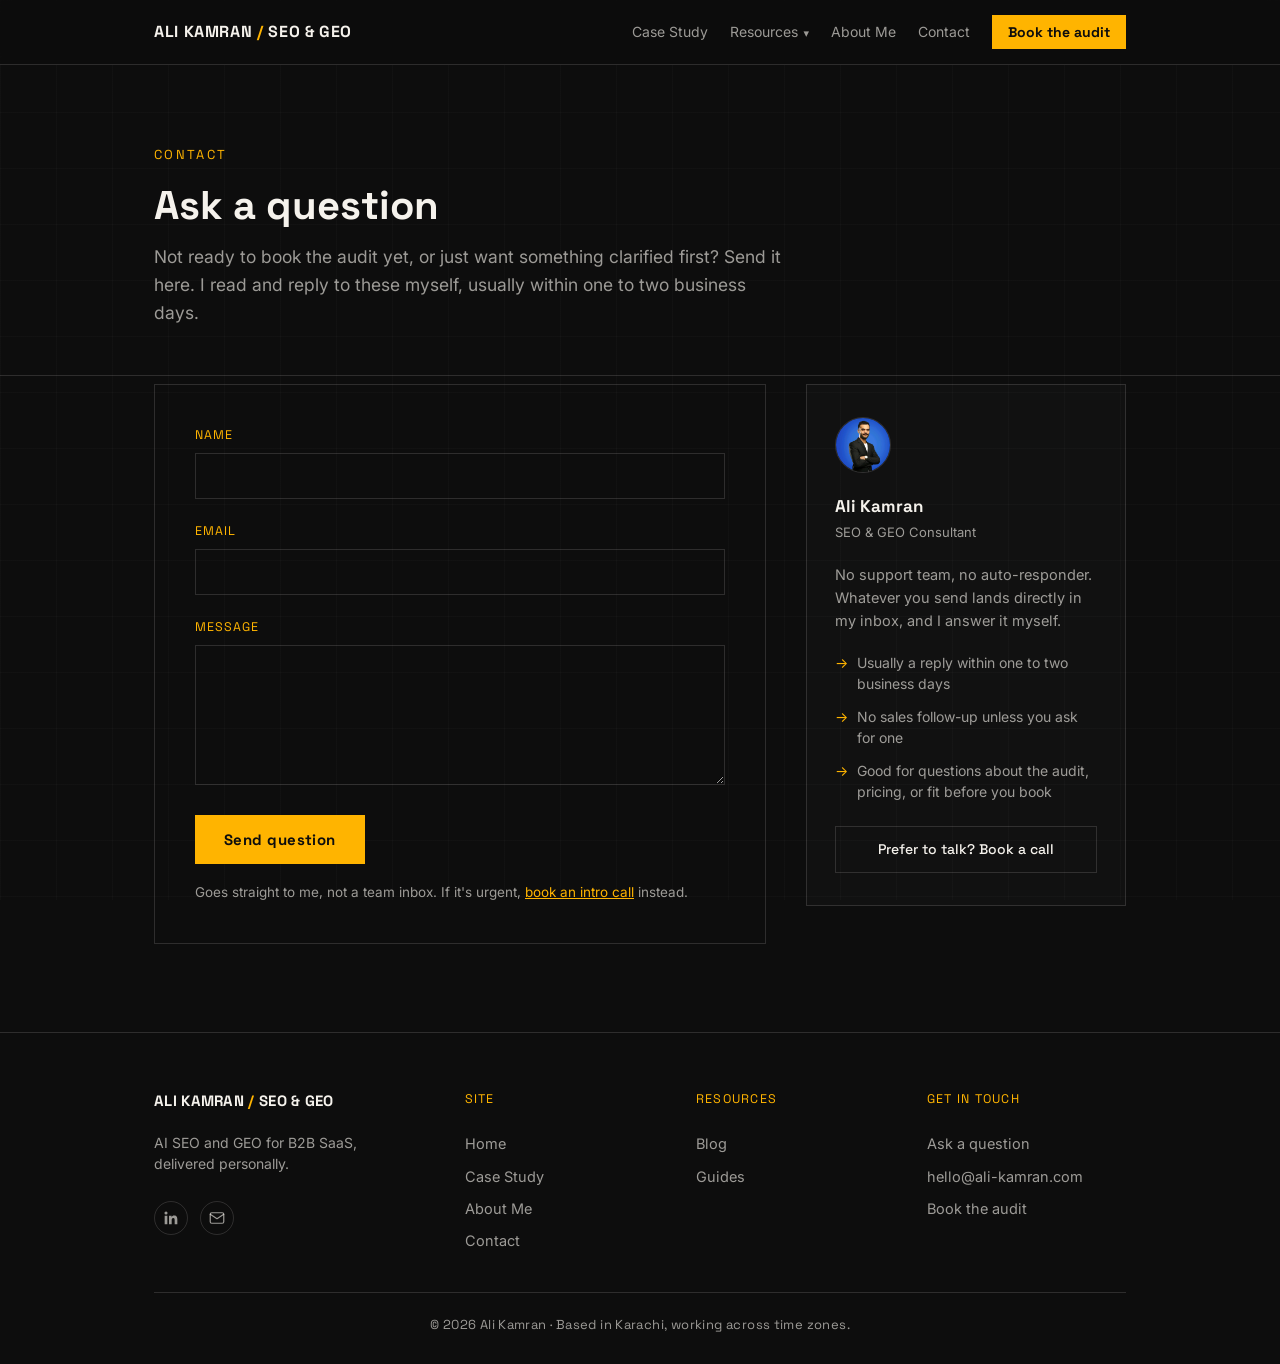
<file: ask.html>
<!DOCTYPE html>
<html lang="en">
<head>
<script type="text/javascript">
    (function(c,l,a,r,i,t,y){
        c[a]=c[a]||function(){(c[a].q=c[a].q||[]).push(arguments)};
        t=l.createElement(r);t.async=1;t.src="https://www.clarity.ms/tag/"+i;
        y=l.getElementsByTagName(r)[0];y.parentNode.insertBefore(t,y);
    })(window, document, "clarity", "script", "xpgxrgj1ap");
</script>
<meta charset="UTF-8">
<meta name="viewport" content="width=device-width, initial-scale=1.0">
<title>Ask a Question | Ali Kamran</title>
<meta name="description" content="Have a question before booking the audit? Send it here and I'll reply personally, usually within one to two business days.">
<link rel="canonical" href="https://ali-kamran.com/ask.html">
<meta property="og:title" content="Ask a Question | Ali Kamran">
<meta property="og:description" content="Have a question before booking the audit? Send it here and I'll reply personally, usually within one to two business days.">
<meta property="og:type" content="website">
<meta property="og:url" content="https://ali-kamran.com/ask.html">
<meta property="og:image" content="https://ali-kamran.com/og-image.png">
<meta property="og:image:width" content="1200">
<meta property="og:image:height" content="630">
<meta name="twitter:card" content="summary_large_image">
<meta name="twitter:image" content="https://ali-kamran.com/og-image.png">
<link rel="icon" href="data:image/svg+xml,%3Csvg xmlns='http://www.w3.org/2000/svg' viewBox='0 0 100 100'%3E%3Crect width='100' height='100' fill='%230d0d0d'/%3E%3Ctext x='50' y='68' font-family='Arial, sans-serif' font-size='52' font-weight='700' fill='%23ffb400' text-anchor='middle'%3EAK%3C/text%3E%3C/svg%3E">
<link rel="preconnect" href="https://fonts.googleapis.com">
<link rel="preconnect" href="https://fonts.gstatic.com" crossorigin>
<link href="https://fonts.googleapis.com/css2?family=Space+Grotesk:wght@400;500;700&family=Inter:wght@400;500;600&display=swap" rel="stylesheet">
<link rel="stylesheet" href="styles.css">
<script async src="https://www.googletagmanager.com/gtag/js?id=G-4B6W08Q974"></script>
<script>
  window.dataLayer = window.dataLayer || [];
  function gtag(){dataLayer.push(arguments);}
  gtag('js', new Date());
  gtag('config', 'G-4B6W08Q974');
</script>
<script type="application/ld+json">
{
  "@context": "https://schema.org",
  "@type": "BreadcrumbList",
  "itemListElement": [
    {"@type": "ListItem", "position": 1, "name": "Home", "item": "https://ali-kamran.com/"},
    {"@type": "ListItem", "position": 2, "name": "Ask a Question", "item": "https://ali-kamran.com/ask.html"}
  ]
}
</script>
</head>
<body>
<header>
  <div class="wrap nav">
    <a class="brand" href="index.html">ALI KAMRAN <span>/</span> SEO & GEO</a>
    <ul class="nav-links" id="navLinks">
      <li><a href="case-study.html">Case Study</a></li>
      <li class="has-dropdown">
        <a href="blog.html">Resources</a>
        <ul class="dropdown">
          <li><a href="blog.html">Blog</a></li>
          <li><a href="guides.html">Guides</a></li>
        </ul>
      </li>
      <li><a href="about.html">About Me</a></li>
      <li><a href="index.html#contact">Contact</a></li>
      <li class="nav-cta-item"><a class="nav-cta" href="https://calendly.com/ali-kamran035/30min" target="_blank" rel="noopener">Book the audit</a></li>
    </ul>
    <button class="nav-toggle" id="navToggle" aria-label="Toggle navigation" aria-expanded="false" aria-controls="navLinks">
      <span></span><span></span><span></span>
    </button>
  </div>
</header>

<main id="top">
  <section class="res-hero">
    <div class="wrap">
      <div class="case-kicker">Contact</div>
      <h1 class="sec-title" style="margin-bottom:14px;">Ask a question</h1>
      <p class="dek">Not ready to book the audit yet, or just want something clarified first? Send it here. I read and reply to these myself, usually within one to two business days.</p>
    </div>
  </section>

  <section style="padding-top:0;">
    <div class="wrap">
      <div class="ask-grid">
        <form class="form-card" name="ask" method="POST" data-netlify="true" data-netlify-honeypot="bot-field" action="thank-you.html">
          <input type="hidden" name="form-name" value="ask">
          <p class="hp-field">
            <label>Leave this field blank<input name="bot-field"></label>
          </p>
          <div class="form-field">
            <label for="name">Name</label>
            <input type="text" id="name" name="name" required>
          </div>
          <div class="form-field">
            <label for="email">Email</label>
            <input type="email" id="email" name="email" required>
          </div>
          <div class="form-field">
            <label for="message">Message</label>
            <textarea id="message" name="message" required></textarea>
          </div>
          <button type="submit" class="btn gold">Send question</button>
          <p class="form-note">Goes straight to me, not a team inbox. If it's urgent, <a href="https://calendly.com/ali-kamran035/30min" target="_blank" rel="noopener" style="color:var(--gold);">book an intro call</a> instead.</p>
        </form>

        <aside class="ask-sidebar">
          <img class="av" src="headshot.jpeg" alt="Ali Kamran" width="56" height="56" loading="lazy">
          <h3>Ali Kamran</h3>
          <div class="role">SEO &amp; GEO Consultant</div>
          <p>No support team, no auto-responder. Whatever you send lands directly in my inbox, and I answer it myself.</p>
          <ul>
            <li>Usually a reply within one to two business days</li>
            <li>No sales follow-up unless you ask for one</li>
            <li>Good for questions about the audit, pricing, or fit before you book</li>
          </ul>
          <a class="sidebar-cta" href="https://calendly.com/ali-kamran035/30min" target="_blank" rel="noopener">Prefer to talk? Book a call</a>
        </aside>
      </div>
    </div>
  </section>
</main>

<footer>
  <div class="wrap">
    <div class="footer-grid">
      <div class="footer-col footer-brand-col">
        <div class="footer-brand">ALI KAMRAN <span>/</span> SEO & GEO</div>
        <p class="footer-tagline">AI SEO and GEO for B2B SaaS, delivered personally.</p>
        <div class="social-icons">
          <a href="https://www.linkedin.com/in/ali-kamran-/" target="_blank" rel="noopener" aria-label="LinkedIn">
            <svg viewBox="0 0 24 24" width="18" height="18" fill="currentColor" aria-hidden="true"><path d="M20.45 20.45h-3.55v-5.57c0-1.33-.02-3.03-1.85-3.03-1.85 0-2.14 1.45-2.14 2.94v5.66H9.36V9h3.41v1.56h.05c.47-.9 1.63-1.85 3.36-1.85 3.6 0 4.27 2.37 4.27 5.45v6.29zM5.34 7.43a2.06 2.06 0 1 1 0-4.12 2.06 2.06 0 0 1 0 4.12zM7.12 20.45H3.56V9h3.56v11.45z"/></svg>
          </a>
          <a href="mailto:hello@ali-kamran.com" aria-label="Email">
            <svg viewBox="0 0 24 24" width="18" height="18" fill="none" stroke="currentColor" stroke-width="1.6" stroke-linecap="round" stroke-linejoin="round" aria-hidden="true"><rect x="3" y="5" width="18" height="14" rx="2"></rect><path d="M3 7l9 6 9-6"></path></svg>
          </a>
        </div>
      </div>
      <div class="footer-col">
        <div class="footer-heading">Site</div>
        <a href="index.html">Home</a>
        <a href="case-study.html">Case Study</a>
        <a href="about.html">About Me</a>
        <a href="index.html#contact">Contact</a>
      </div>
      <div class="footer-col">
        <div class="footer-heading">Resources</div>
        <a href="blog.html">Blog</a>
        <a href="guides.html">Guides</a>
      </div>
      <div class="footer-col">
        <div class="footer-heading">Get in touch</div>
        <a href="ask.html">Ask a question</a>
        <a href="mailto:hello@ali-kamran.com">hello@ali-kamran.com</a>
        <a href="https://calendly.com/ali-kamran035/30min" target="_blank" rel="noopener">Book the audit</a>
      </div>
    </div>
    <div class="footer-bottom">
      <div class="foot-line">&copy; 2026 Ali Kamran &middot; Based in Karachi, working across time zones.</div>
    </div>
  </div>
</footer>
<script src="nav.js" defer></script>
</body>
</html>
</file>
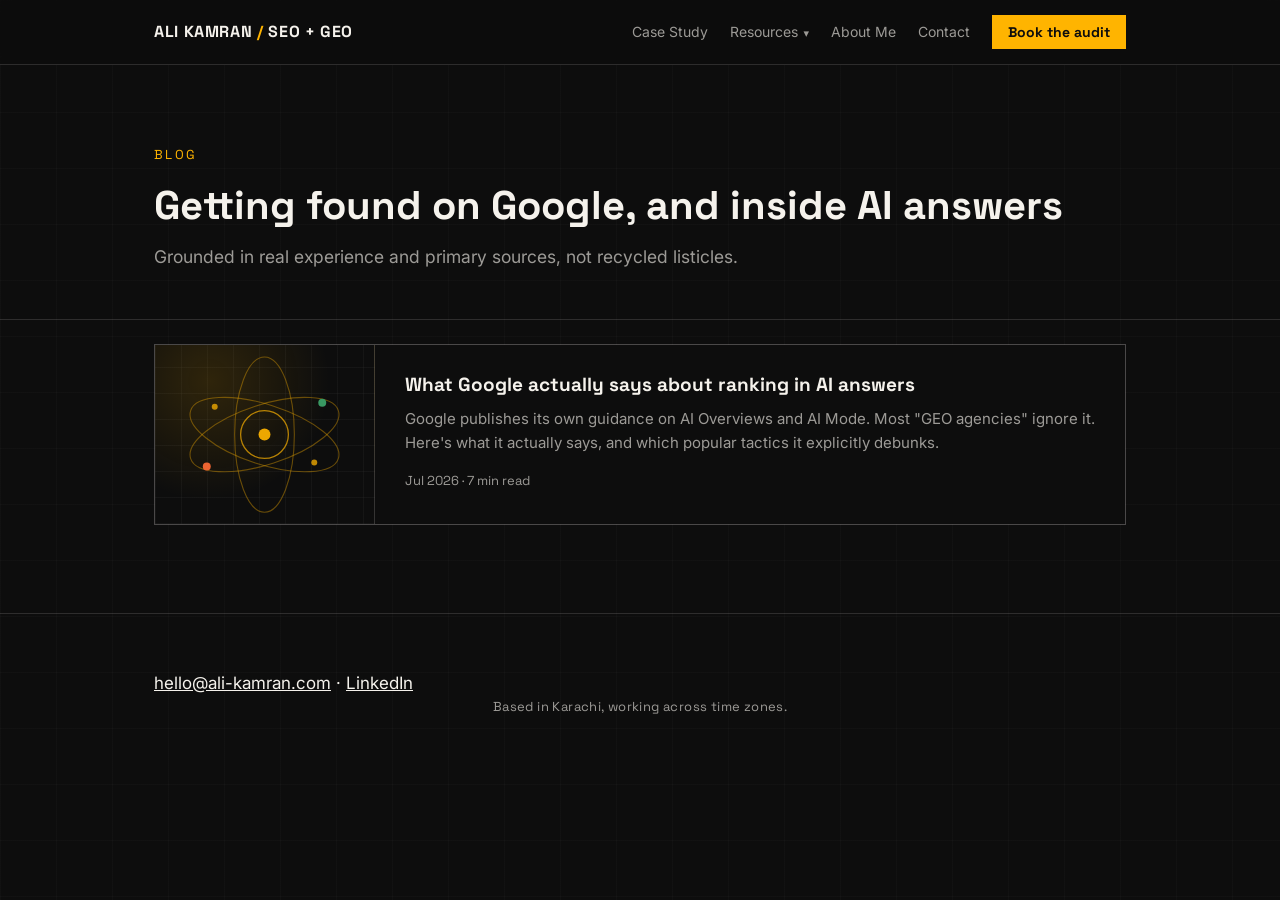
<file: blog.html>
<!DOCTYPE html>
<html lang="en">
<head>
<script type="text/javascript">
    (function(c,l,a,r,i,t,y){
        c[a]=c[a]||function(){(c[a].q=c[a].q||[]).push(arguments)};
        t=l.createElement(r);t.async=1;t.src="https://www.clarity.ms/tag/"+i;
        y=l.getElementsByTagName(r)[0];y.parentNode.insertBefore(t,y);
    })(window, document, "clarity", "script", "xpgxrgj1ap");
</script>
<meta charset="UTF-8">
<meta name="viewport" content="width=device-width, initial-scale=1.0">
<title>Blog | Ali Kamran — SEO & GEO for B2B SaaS</title>
<meta name="description" content="Writing on B2B SaaS SEO, GEO and AI-search visibility, grounded in real experience and primary sources, not recycled listicles.">
<link rel="canonical" href="https://ali-kamran.com/blog.html">
<meta property="og:title" content="Blog | Ali Kamran — SEO & GEO for B2B SaaS">
<meta property="og:description" content="Writing on B2B SaaS SEO, GEO and AI-search visibility, grounded in real experience and primary sources, not recycled listicles.">
<meta property="og:type" content="website">
<meta property="og:url" content="https://ali-kamran.com/blog.html">
<meta property="og:image" content="https://ali-kamran.com/og-image.png">
<meta name="twitter:card" content="summary_large_image">
<meta name="twitter:image" content="https://ali-kamran.com/og-image.png">
<link rel="preconnect" href="https://fonts.googleapis.com">
<link rel="preconnect" href="https://fonts.gstatic.com" crossorigin>
<link href="https://fonts.googleapis.com/css2?family=Space+Grotesk:wght@400;500;700&family=Inter:wght@400;500;600&display=swap" rel="stylesheet">
<link rel="stylesheet" href="styles.css">
<script async src="https://www.googletagmanager.com/gtag/js?id=G-4B6W08Q974"></script>
<script>
  window.dataLayer = window.dataLayer || [];
  function gtag(){dataLayer.push(arguments);}
  gtag('js', new Date());
  gtag('config', 'G-4B6W08Q974');
</script>
</head>
<body>
<header>
  <div class="wrap nav">
    <a class="brand" href="index.html">ALI KAMRAN <span>/</span> SEO + GEO</a>
    <ul class="nav-links" id="navLinks">
      <li><a href="case-study.html">Case Study</a></li>
      <li class="has-dropdown">
        <a href="blog.html">Resources</a>
        <ul class="dropdown">
          <li><a href="blog.html">Blog</a></li>
          <li><a href="guides.html">Guides</a></li>
        </ul>
      </li>
      <li><a href="about.html">About Me</a></li>
      <li><a href="index.html#contact">Contact</a></li>
      <li class="nav-cta-item"><a class="nav-cta" href="https://calendly.com/ali-kamran035/30min" target="_blank" rel="noopener">Book the audit</a></li>
    </ul>
    <button class="nav-toggle" id="navToggle" aria-label="Toggle navigation" aria-expanded="false" aria-controls="navLinks">
      <span></span><span></span><span></span>
    </button>
  </div>
</header>

<main id="top">
  <section class="res-hero">
    <div class="wrap">
      <div class="case-kicker">Blog</div>
      <h1 class="sec-title" style="margin-bottom:14px;">Getting found on Google, and inside AI answers</h1>
      <p class="dek">Grounded in real experience and primary sources, not recycled listicles.</p>
    </div>
  </section>

  <section style="padding-top:0;">
    <div class="wrap">
      <div class="res-grid">
        <a class="res-card" href="blog/what-google-says-about-ranking-in-ai-search.html">
          <div class="res-thumb">
            <svg viewBox="0 0 220 180" preserveAspectRatio="xMidYMid slice" fill="none" stroke="currentColor" stroke-linecap="round" stroke-linejoin="round" xmlns="http://www.w3.org/2000/svg">
              <ellipse cx="110" cy="90" rx="78" ry="30" transform="rotate(18 110 90)" stroke-width="1.1" opacity="0.4"></ellipse>
              <ellipse cx="110" cy="90" rx="78" ry="30" transform="rotate(-18 110 90)" stroke-width="1.1" opacity="0.4"></ellipse>
              <ellipse cx="110" cy="90" rx="78" ry="30" transform="rotate(90 110 90)" stroke-width="1.1" opacity="0.4"></ellipse>
              <circle cx="110" cy="90" r="24" stroke-width="1.3" opacity="0.75"></circle>
              <circle cx="110" cy="90" r="6" fill="currentColor" stroke="none"></circle>
              <circle cx="168" cy="58" r="4" fill="var(--green-bright)" stroke="none"></circle>
              <circle cx="52" cy="122" r="4" fill="var(--orange)" stroke="none"></circle>
              <circle cx="160" cy="118" r="3" fill="currentColor" stroke="none" opacity="0.8"></circle>
              <circle cx="60" cy="62" r="3" fill="currentColor" stroke="none" opacity="0.8"></circle>
            </svg>
          </div>
          <div class="res-card-body">
            <h3>What Google actually says about ranking in AI answers</h3>
            <p class="res-excerpt">Google publishes its own guidance on AI Overviews and AI Mode. Most "GEO agencies" ignore it. Here's what it actually says, and which popular tactics it explicitly debunks.</p>
            <div class="res-meta">Jul 2026 · 7 min read</div>
          </div>
        </a>
      </div>
    </div>
  </section>
</main>

<footer>
  <div class="wrap">
    <nav class="foot-links" aria-label="Contact">
      <a href="mailto:hello@ali-kamran.com">hello@ali-kamran.com</a>
      <span class="foot-sep">&middot;</span>
      <a href="https://www.linkedin.com/in/ali-kamran-/" target="_blank" rel="noopener">LinkedIn</a>
    </nav>
    <div class="foot-line">Based in Karachi, working across time zones.</div>
  </div>
</footer>
<script src="nav.js" defer></script>
</body>
</html>
</file>
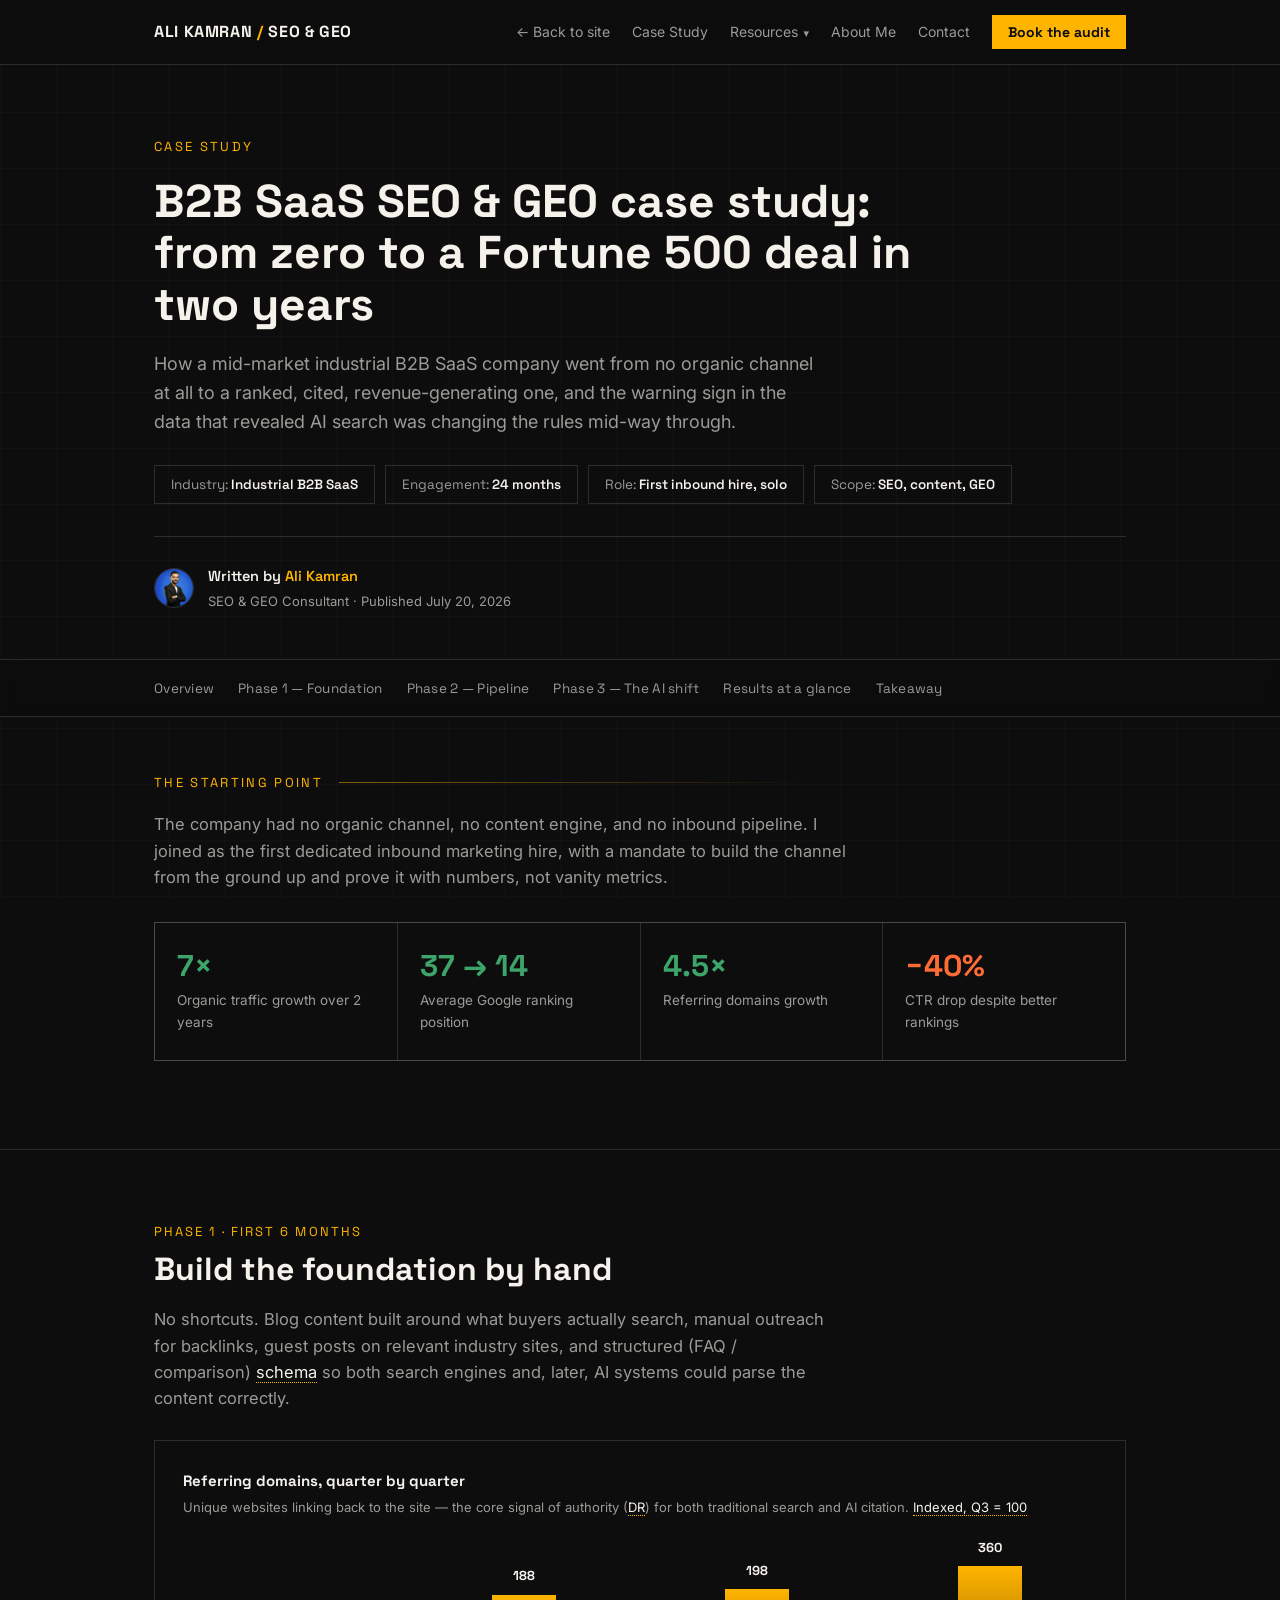
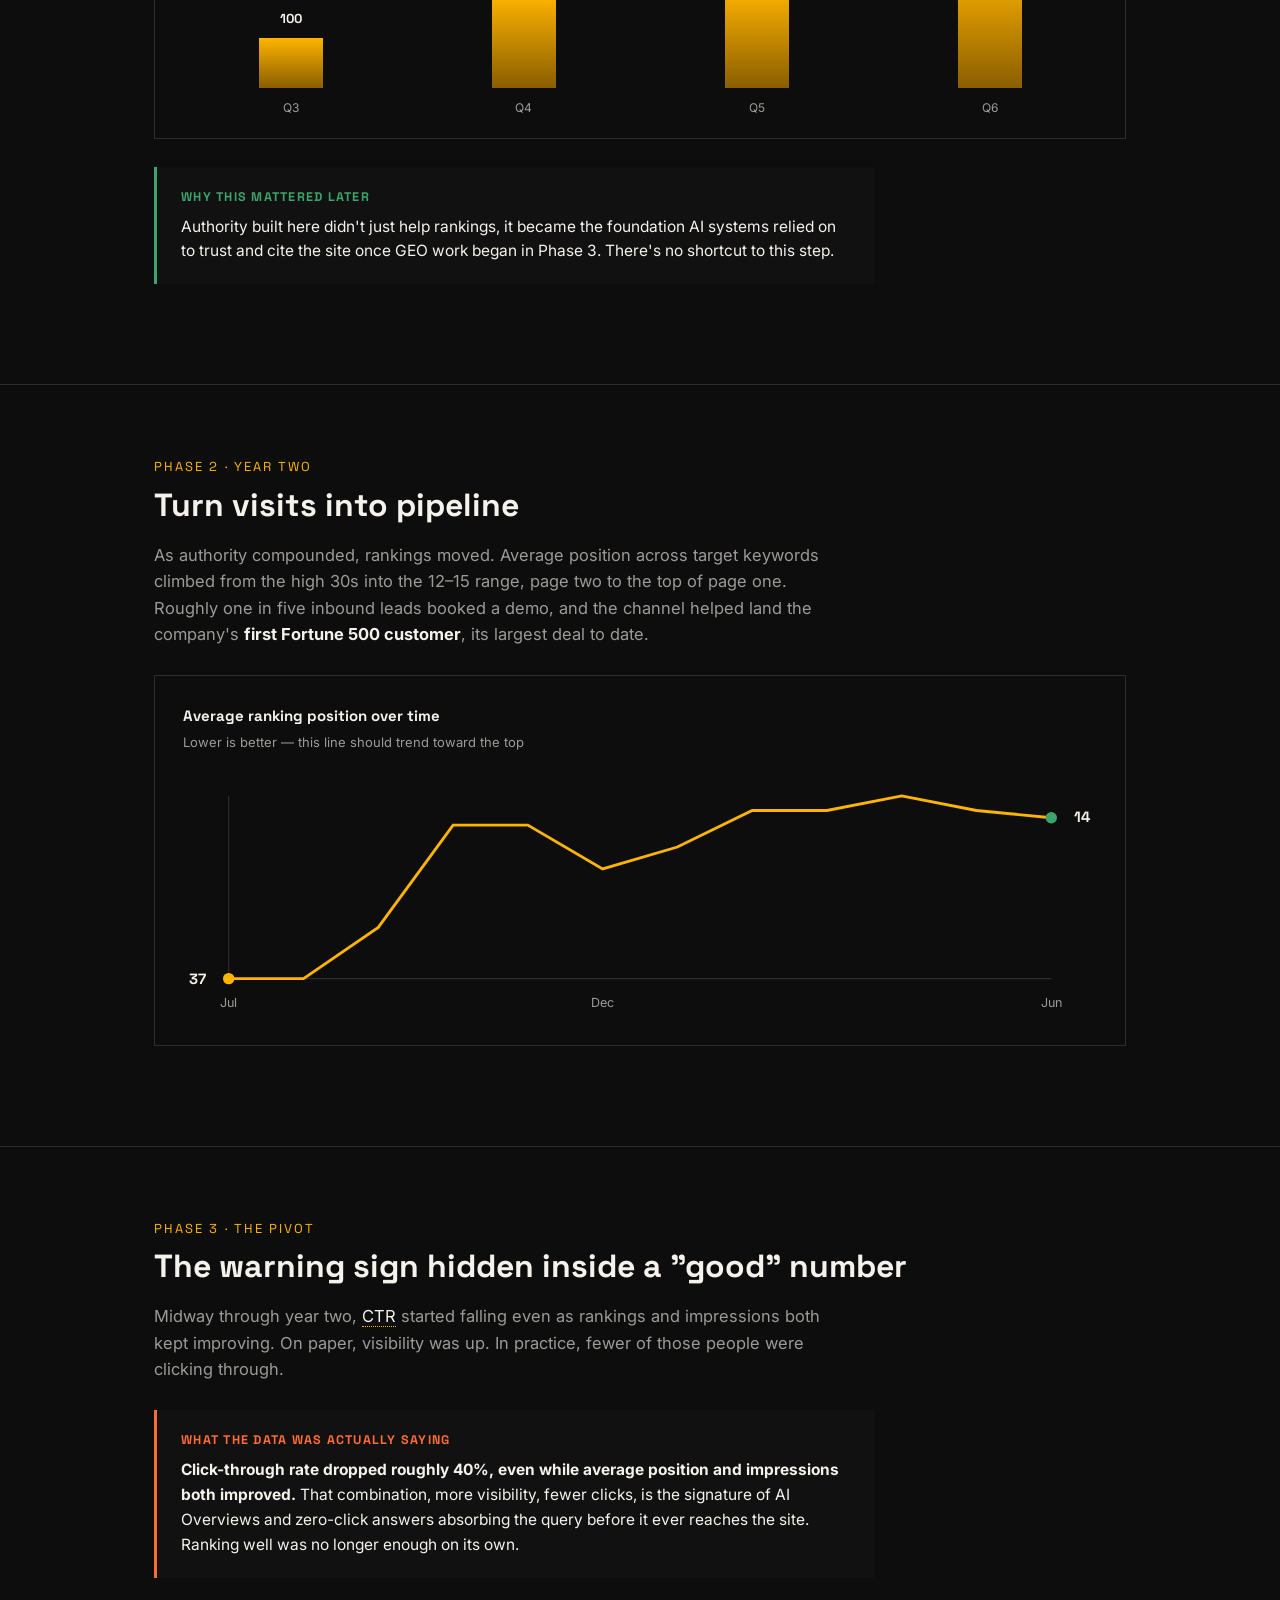
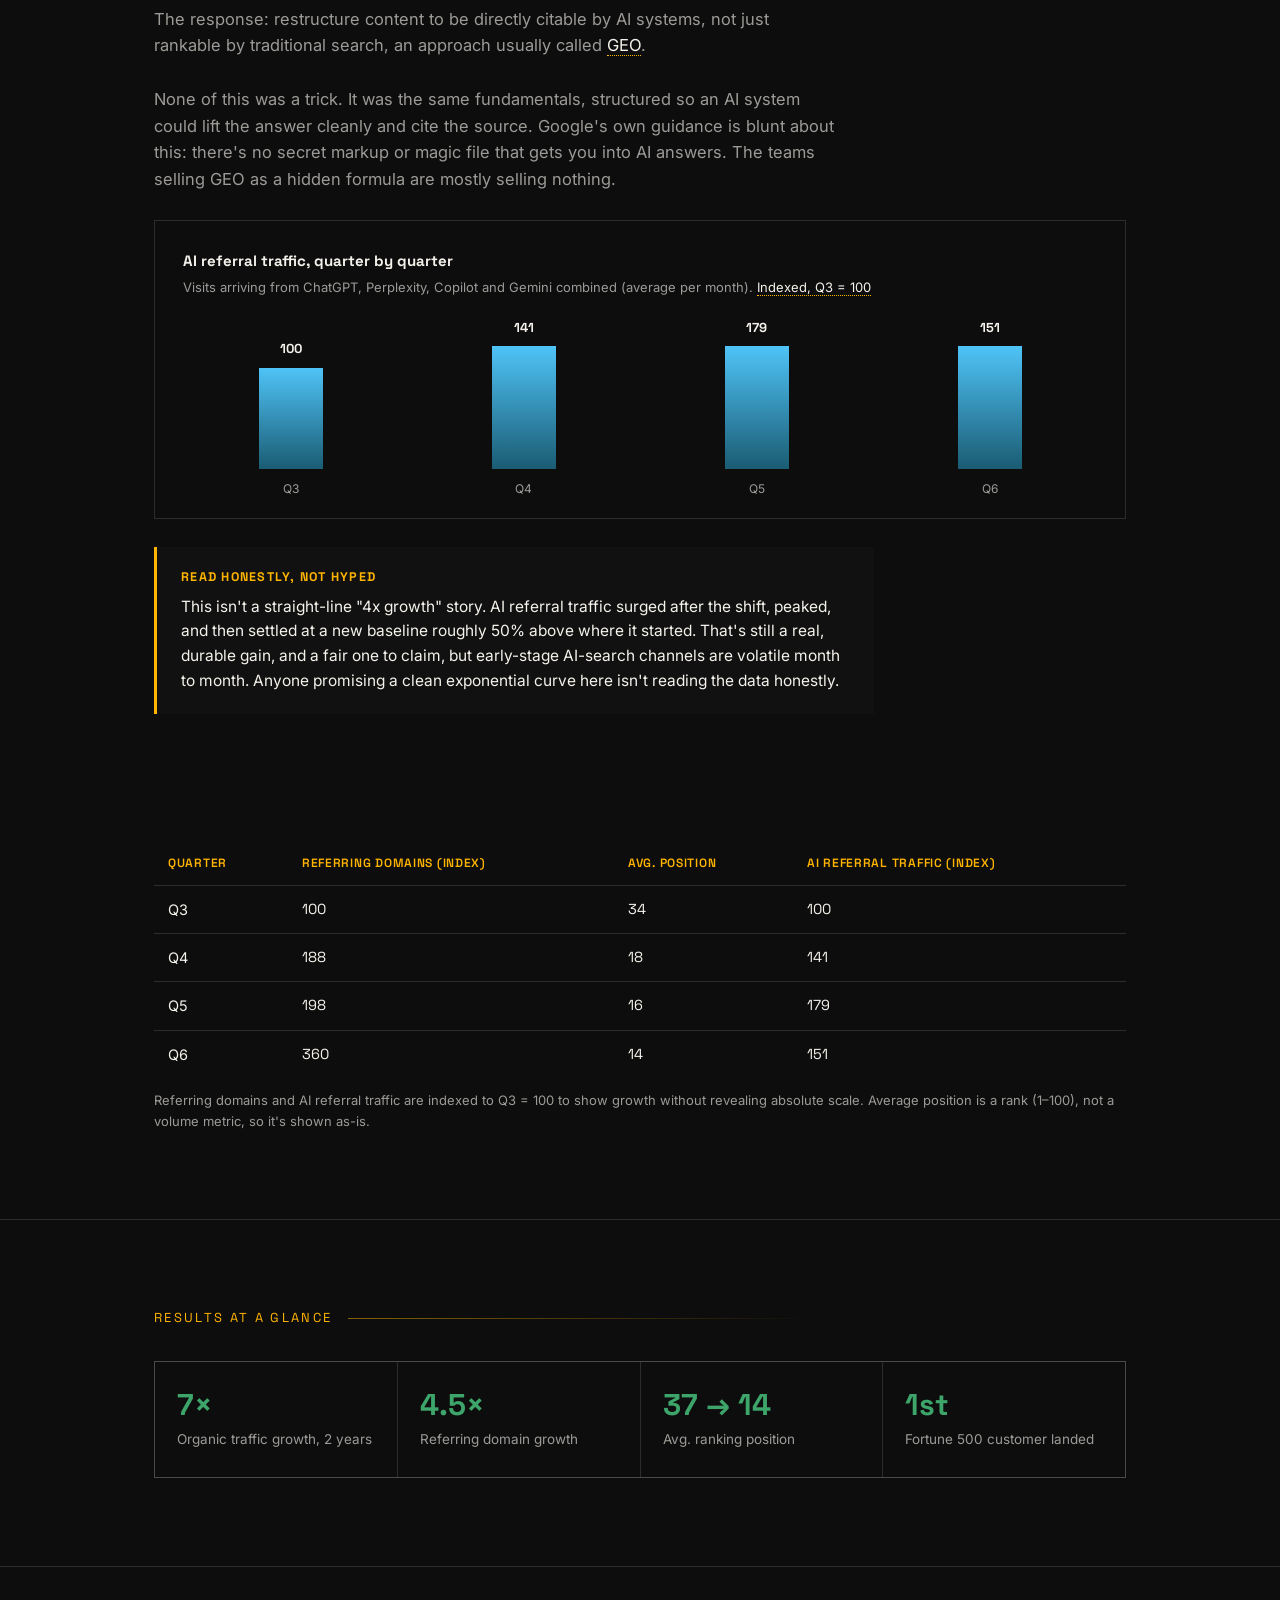
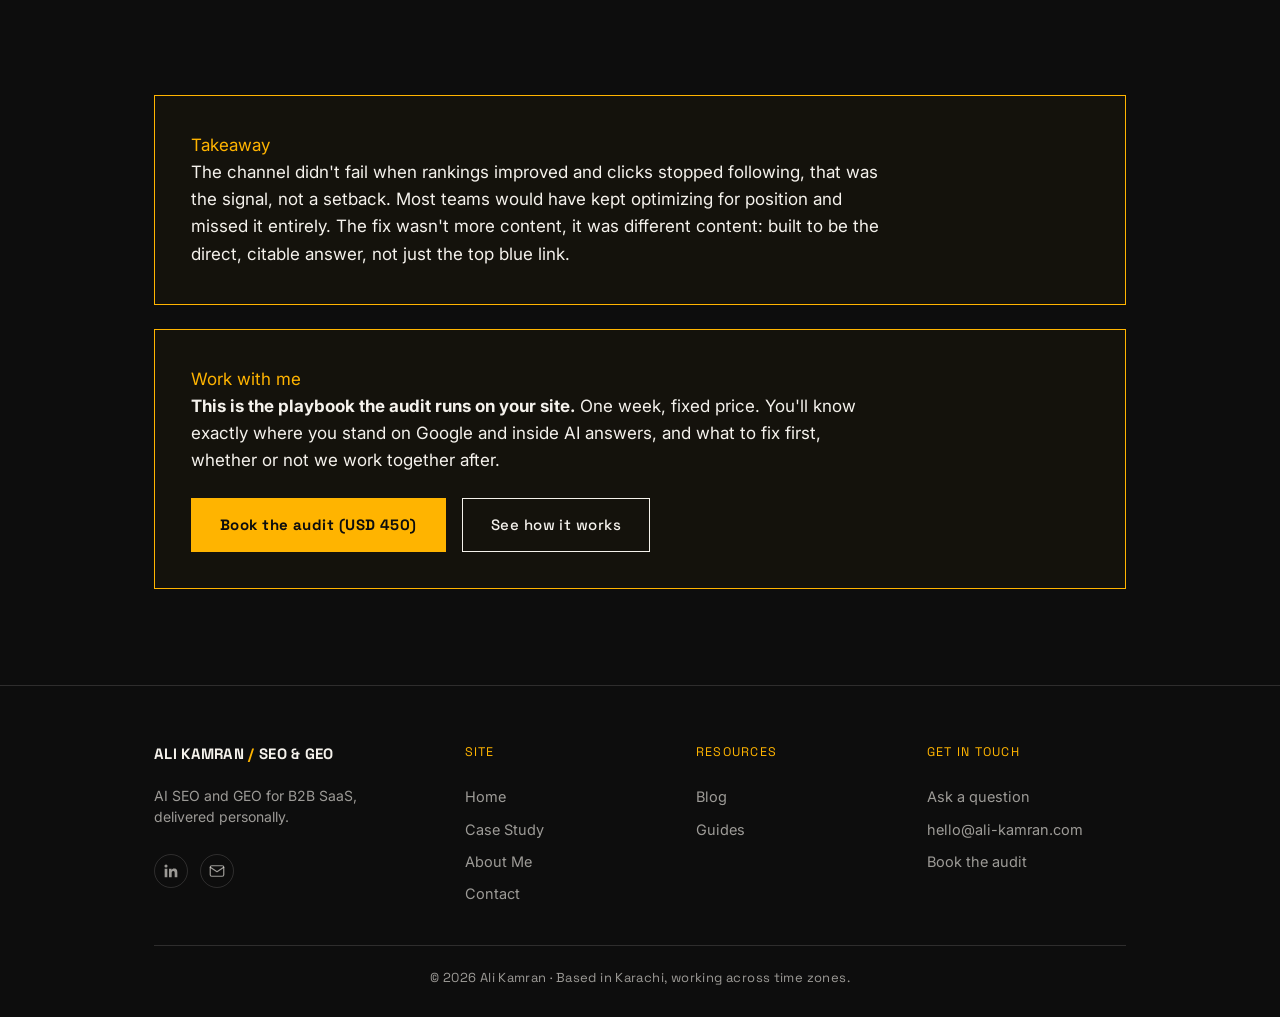
<file: case-study.html>
<!DOCTYPE html>
<html lang="en">
<head>
<meta charset="UTF-8">
<meta name="viewport" content="width=device-width, initial-scale=1.0">
<title>B2B SaaS SEO &amp; GEO Case Study: 0 to a Fortune 500 Deal in 2 Years | Ali Kamran</title>
<meta name="description" content="A real B2B SaaS SEO and GEO case study: how organic traffic grew 7x in two years, ranking position went from 37 to 14, and a CTR drop revealed AI Overviews were eating clicks despite better rankings.">
<link rel="canonical" href="https://ali-kamran.com/case-study.html">
<meta property="og:type" content="article">
<meta property="og:title" content="B2B SaaS SEO & GEO Case Study: 0 to a Fortune 500 Deal in 2 Years">
<meta property="og:description" content="Organic traffic up 7x, ranking position 37 → 14, and the CTR drop that revealed AI search was changing the rules mid-engagement.">
<meta property="og:url" content="https://ali-kamran.com/case-study.html">
<meta property="og:image" content="https://ali-kamran.com/og-image.png">
<meta property="og:image:width" content="1200">
<meta property="og:image:height" content="630">
<meta name="twitter:card" content="summary_large_image">
<meta name="twitter:image" content="https://ali-kamran.com/og-image.png">
<link rel="icon" href="data:image/svg+xml,%3Csvg xmlns='http://www.w3.org/2000/svg' viewBox='0 0 100 100'%3E%3Crect width='100' height='100' fill='%230d0d0d'/%3E%3Ctext x='50' y='68' font-family='Arial, sans-serif' font-size='52' font-weight='700' fill='%23ffb400' text-anchor='middle'%3EAK%3C/text%3E%3C/svg%3E">
<link rel="preconnect" href="https://fonts.googleapis.com">
<link rel="preconnect" href="https://fonts.gstatic.com" crossorigin>
<link href="https://fonts.googleapis.com/css2?family=Space+Grotesk:wght@400;500;700&family=Inter:wght@400;500;600&display=swap" rel="stylesheet">
<link rel="stylesheet" href="styles.css">
<script type="application/ld+json">
{
  "@context": "https://schema.org",
  "@type": "BlogPosting",
  "headline": "B2B SaaS SEO & GEO Case Study: From Zero to a Fortune 500 Deal in Two Years",
  "description": "How a mid-market industrial B2B SaaS company grew organic traffic 7x in two years, and what a falling click-through rate revealed about AI search changing the rules mid-engagement.",
  "author": {
    "@type": "Person",
    "name": "Ali Kamran",
    "url": "https://ali-kamran.com/about.html",
    "jobTitle": "SEO and GEO Consultant",
    "image": "https://ali-kamran.com/headshot.jpeg"
  },
  "publisher": {
    "@type": "Person",
    "name": "Ali Kamran",
    "url": "https://ali-kamran.com/"
  },
  "datePublished": "2026-07-20",
  "dateModified": "2026-07-20",
  "image": "https://ali-kamran.com/og-image.png",
  "mainEntityOfPage": {
    "@type": "WebPage",
    "@id": "https://ali-kamran.com/case-study.html"
  },
  "about": ["SEO", "GEO", "Generative Engine Optimization", "B2B SaaS", "AI search"]
}
</script>
<script type="application/ld+json">
{
  "@context": "https://schema.org",
  "@type": "BreadcrumbList",
  "itemListElement": [
    {"@type": "ListItem", "position": 1, "name": "Home", "item": "https://ali-kamran.com/"},
    {"@type": "ListItem", "position": 2, "name": "Case Study", "item": "https://ali-kamran.com/case-study.html"}
  ]
}
</script>
<style>
  /* ---- Case-study-only additions. Scoped so they don't touch the main site. ---- */
  /* Shared kicker/byline/box/takeaway styles now live in styles.css. */
  .case-hero{padding:72px 0 48px;border-top:none;}
  .case-hero h1{font-size:clamp(30px,4.6vw,46px);font-weight:700;max-width:820px;margin-bottom:20px;}
  .case-hero p.dek{color:var(--dim);font-size:18px;max-width:660px;margin-bottom:28px;}
  .meta-pills{display:flex;flex-wrap:wrap;gap:10px;}
  .pill{
    border:1px solid var(--line);padding:8px 16px;font-size:13.5px;
    color:var(--dim);font-family:'Space Grotesk',sans-serif;
  }
  .pill b{color:var(--paper);font-weight:600;}

  /* sticky TOC */
  .toc-bar{
    position:sticky;top:64px;z-index:8;
    background:rgba(13,13,13,0.92);backdrop-filter:blur(8px);
    border-bottom:1px solid var(--line);border-top:1px solid var(--line);
  }
  .toc-list{display:flex;gap:24px;overflow-x:auto;padding:14px 0;list-style:none;}
  .toc-list a{
    font-size:13.5px;color:var(--dim);text-decoration:none;white-space:nowrap;
    font-family:'Space Grotesk',sans-serif;letter-spacing:0.02em;
    padding-bottom:4px;border-bottom:2px solid transparent;transition:.15s;
  }
  .toc-list a:hover{color:var(--gold);border-color:var(--gold);}

  /* stat grid */
  .stat-grid{display:grid;grid-template-columns:repeat(4,1fr);gap:1px;background:var(--line);border:1px solid var(--line);margin-top:32px;}
  .stat-card{background:var(--ink);padding:26px 22px;}
  .stat-card .n{font-family:'Space Grotesk',sans-serif;font-weight:700;font-size:clamp(24px,2.8vw,30px);color:var(--green-bright);line-height:1.1;}
  .stat-card .n.warn{color:var(--orange);}
  .stat-card .label{font-size:13.5px;color:var(--dim);margin-top:8px;}
  @media(max-width:820px){.stat-grid{grid-template-columns:repeat(2,1fr);}}
  @media(max-width:480px){.stat-grid{grid-template-columns:1fr;}}

  /* phase sections */
  .phase{padding:72px 0;border-top:1px solid var(--line);}
  .phase-num{
    font-family:'Space Grotesk',sans-serif;font-size:13px;color:var(--gold);
    letter-spacing:0.16em;text-transform:uppercase;margin-bottom:10px;
  }
  .phase h2{font-size:clamp(24px,3.4vw,32px);font-weight:700;margin-bottom:18px;}
  .phase p.lead{color:var(--dim);font-size:16.5px;max-width:680px;margin-bottom:28px;}

  /* charts */
  .chart-card{border:1px solid var(--line);padding:28px 28px 20px;margin:28px 0;}
  .chart-card h4{font-family:'Space Grotesk',sans-serif;font-size:15px;margin-bottom:4px;}
  .chart-card .sub{font-size:13px;color:var(--dim);margin-bottom:20px;}
  .chart-card svg{width:100%;height:auto;display:block;}
  .axis-label{font-size:11px;fill:var(--dim);font-family:'Inter',sans-serif;}
  .end-label{font-family:'Space Grotesk',sans-serif;font-weight:700;font-size:13px;fill:var(--paper);}

  .bars{display:flex;align-items:flex-end;gap:18px;height:180px;}
  .bar-col{flex:1;display:flex;flex-direction:column;align-items:center;justify-content:flex-end;height:100%;}
  .bar-fill{
    width:100%;max-width:64px;background:linear-gradient(180deg,var(--gold),#8a5e00);
    position:relative;
  }
  .bar-fill.alt{background:linear-gradient(180deg,#4fc3f7,#1a5c73);}
  .bar-val{font-family:'Space Grotesk',sans-serif;font-weight:700;font-size:13px;margin-bottom:8px;}
  .bar-tag{font-size:12px;color:var(--dim);margin-top:10px;}

  /* table */
  .data-table{width:100%;border-collapse:collapse;margin:28px 0;font-size:14.5px;}
  .data-table th,.data-table td{padding:12px 14px;border-bottom:1px solid var(--line);text-align:left;}
  .data-table th{
    font-family:'Space Grotesk',sans-serif;font-size:12px;letter-spacing:0.06em;
    text-transform:uppercase;color:var(--gold);font-weight:600;
  }
  .data-table td.num{font-family:'Space Grotesk',sans-serif;}
  .data-table tr:last-child td{border-bottom:none;}

  /* glossary term */
  abbr.term{
    text-decoration:none;border-bottom:1px dotted var(--gold);cursor:help;color:var(--paper);
  }
</style>
</head>
<body>

<header>
  <div class="wrap nav">
    <a class="brand" href="index.html">ALI KAMRAN <span>/</span> SEO & GEO</a>
    <ul class="nav-links" id="navLinks">
      <li><a href="index.html">← Back to site</a></li>
      <li><a href="case-study.html">Case Study</a></li>
      <li class="has-dropdown">
        <a href="blog.html">Resources</a>
        <ul class="dropdown">
          <li><a href="blog.html">Blog</a></li>
          <li><a href="guides.html">Guides</a></li>
        </ul>
      </li>
      <li><a href="about.html">About Me</a></li>
      <li><a href="index.html#contact">Contact</a></li>
      <li class="nav-cta-item"><a class="nav-cta" href="https://calendly.com/ali-kamran035/30min" target="_blank" rel="noopener">Book the audit</a></li>
    </ul>
    <button class="nav-toggle" id="navToggle" aria-label="Toggle navigation" aria-expanded="false" aria-controls="navLinks">
      <span></span><span></span><span></span>
    </button>
  </div>
</header>

<main id="top">

  <section class="case-hero">
    <div class="wrap">
      <div class="case-kicker">Case Study</div>
      <h1>B2B SaaS SEO &amp; GEO case study: from zero to a Fortune 500 deal in two years</h1>
      <p class="dek">How a mid-market industrial B2B SaaS company went from no organic channel at all to a ranked, cited, revenue-generating one, and the warning sign in the data that revealed AI search was changing the rules mid-way through.</p>
      <div class="meta-pills">
        <div class="pill">Industry: <b>Industrial B2B SaaS</b></div>
        <div class="pill">Engagement: <b>24 months</b></div>
        <div class="pill">Role: <b>First inbound hire, solo</b></div>
        <div class="pill">Scope: <b>SEO, content, GEO</b></div>
      </div>
      <div class="byline">
        <img class="byline-avatar" src="headshot.jpeg" alt="Ali Kamran" width="40" height="40" loading="lazy">
        <div>
          <div class="byline-name">Written by <a href="about.html">Ali Kamran</a></div>
          <div class="byline-role">SEO &amp; GEO Consultant · Published July 20, 2026</div>
        </div>
      </div>
    </div>
  </section>

  <nav class="toc-bar">
    <div class="wrap">
      <ul class="toc-list">
        <li><a href="#overview">Overview</a></li>
        <li><a href="#phase1">Phase 1 — Foundation</a></li>
        <li><a href="#phase2">Phase 2 — Pipeline</a></li>
        <li><a href="#phase3">Phase 3 — The AI shift</a></li>
        <li><a href="#results">Results at a glance</a></li>
        <li><a href="#takeaway">Takeaway</a></li>
      </ul>
    </div>
  </nav>

  <section id="overview" style="border-top:none;padding-top:56px;">
    <div class="wrap">
      <div class="sec-label">The starting point</div>
      <p style="max-width:700px;font-size:16.5px;color:var(--dim);">
        The company had no organic channel, no content engine, and no inbound pipeline. I joined as the first dedicated
        inbound marketing hire, with a mandate to build the channel from the ground up and prove it with numbers, not
        vanity metrics.
      </p>

      <div class="stat-grid">
        <div class="stat-card"><div class="n">7×</div><div class="label">Organic traffic growth over 2 years</div></div>
        <div class="stat-card"><div class="n">37 → 14</div><div class="label">Average Google ranking position</div></div>
        <div class="stat-card"><div class="n">4.5×</div><div class="label">Referring domains growth</div></div>
        <div class="stat-card"><div class="n warn">−40%</div><div class="label">CTR drop despite better rankings</div></div>
      </div>
    </div>
  </section>

  <!-- PHASE 1 -->
  <section id="phase1" class="phase">
    <div class="wrap">
      <div class="phase-num">Phase 1 · First 6 months</div>
      <h2>Build the foundation by hand</h2>
      <p class="lead">
        No shortcuts. Blog content built around what buyers actually search, manual outreach for backlinks, guest
        posts on relevant industry sites, and structured (FAQ / comparison) <abbr class="term" title="A machine-readable format (schema.org) that tells search engines and AI systems what your content means, not just what it says.">schema</abbr>
        so both search engines and, later, AI systems could parse the content correctly.
      </p>

      <div class="chart-card">
        <h4>Referring domains, quarter by quarter</h4>
        <div class="sub">Unique websites linking back to the site — the core signal of authority (<abbr class="term" title="Domain Rating — Ahrefs' 0-100 score estimating a site's backlink authority.">DR</abbr>) for both traditional search and AI citation. <abbr class="term" title="Indexed so the starting quarter = 100. Absolute counts withheld to keep the client anonymous; the index shows the real growth multiple without revealing scale.">Indexed, Q3 = 100</abbr></div>
        <div class="bars">
          <div class="bar-col">
            <div class="bar-val">100</div>
            <div class="bar-fill" style="height:28%"></div>
            <div class="bar-tag">Q3</div>
          </div>
          <div class="bar-col">
            <div class="bar-val">188</div>
            <div class="bar-fill" style="height:52%"></div>
            <div class="bar-tag">Q4</div>
          </div>
          <div class="bar-col">
            <div class="bar-val">198</div>
            <div class="bar-fill" style="height:55%"></div>
            <div class="bar-tag">Q5</div>
          </div>
          <div class="bar-col">
            <div class="bar-val">360</div>
            <div class="bar-fill" style="height:100%"></div>
            <div class="bar-tag">Q6</div>
          </div>
        </div>
      </div>

      <div class="box good">
        <span class="box-label">Why this mattered later</span>
        <p>Authority built here didn't just help rankings, it became the foundation AI systems relied on to trust and cite the site once GEO work began in Phase 3. There's no shortcut to this step.</p>
      </div>
    </div>
  </section>

  <!-- PHASE 2 -->
  <section id="phase2" class="phase">
    <div class="wrap">
      <div class="phase-num">Phase 2 · Year two</div>
      <h2>Turn visits into pipeline</h2>
      <p class="lead">
        As authority compounded, rankings moved. Average position across target keywords climbed from the high 30s
        into the 12–15 range, page two to the top of page one. Roughly one in five inbound leads booked a demo, and
        the channel helped land the company's <b style="color:var(--paper)">first Fortune 500 customer</b>, its
        largest deal to date.
      </p>

      <div class="chart-card">
        <h4>Average ranking position over time</h4>
        <div class="sub">Lower is better — this line should trend toward the top</div>
        <svg viewBox="0 0 800 220" preserveAspectRatio="xMidYMid meet">
          <line x1="40" y1="20" x2="40" y2="180" stroke="var(--line)" stroke-width="1"/>
          <line x1="40" y1="180" x2="760" y2="180" stroke="var(--line)" stroke-width="1"/>
          <polyline fill="none" stroke="#FFB400" stroke-width="2.5"
            points="40,180 105.5,180 170.9,135.2 236.4,45.6 301.8,45.6 367.3,84 432.7,64.8 498.2,32.8 563.6,32.8 629.1,20 694.5,32.8 760,39.2"/>
          <circle cx="40" cy="180" r="5" fill="#FFB400"/>
          <circle cx="760" cy="39.2" r="5" fill="#3DA46A"/>
          <text x="40" y="205" class="axis-label" text-anchor="middle">Jul</text>
          <text x="367" y="205" class="axis-label" text-anchor="middle">Dec</text>
          <text x="760" y="205" class="axis-label" text-anchor="middle">Jun</text>
          <text x="20" y="185" class="end-label" text-anchor="end">37</text>
          <text x="780" y="43" class="end-label" text-anchor="start" fill="#3DA46A">14</text>
        </svg>
      </div>
    </div>
  </section>

  <!-- PHASE 3 -->
  <section id="phase3" class="phase">
    <div class="wrap">
      <div class="phase-num">Phase 3 · The pivot</div>
      <h2>The warning sign hidden inside a "good" number</h2>
      <p class="lead">
        Midway through year two, <abbr class="term" title="Click-Through Rate — the share of people who see a page in search results and actually click it.">CTR</abbr>
        started falling even as rankings and impressions both kept improving. On paper, visibility was up. In
        practice, fewer of those people were clicking through.
      </p>

      <div class="box warn">
        <span class="box-label">What the data was actually saying</span>
        <p>
          <b>Click-through rate dropped roughly 40%, even while average position and impressions both improved.</b>
          That combination, more visibility, fewer clicks, is the signature of AI Overviews and zero-click answers
          absorbing the query before it ever reaches the site. Ranking well was no longer enough on its own.
        </p>
      </div>

      <p class="lead" style="margin-top:8px;">
        The response: restructure content to be directly citable by AI systems, not just rankable by traditional
        search, an approach usually called <abbr class="term" title="Generative Engine Optimization — optimizing content to be cited and surfaced by AI tools like ChatGPT, Perplexity, and Google AI Overviews.">GEO</abbr>.
      </p>

      <p class="lead" style="margin-top:8px;">
        None of this was a trick. It was the same fundamentals, structured so an AI system could lift the answer
        cleanly and cite the source. Google's own guidance is blunt about this: there's no secret markup or magic
        file that gets you into AI answers. The teams selling GEO as a hidden formula are mostly selling nothing.
      </p>

      <div class="chart-card">
        <h4>AI referral traffic, quarter by quarter</h4>
        <div class="sub">Visits arriving from ChatGPT, Perplexity, Copilot and Gemini combined (average per month). <abbr class="term" title="Indexed so the starting quarter = 100. Absolute traffic volume withheld to keep the client anonymous.">Indexed, Q3 = 100</abbr></div>
        <div class="bars">
          <div class="bar-col">
            <div class="bar-val">100</div>
            <div class="bar-fill alt" style="height:56%"></div>
            <div class="bar-tag">Q3</div>
          </div>
          <div class="bar-col">
            <div class="bar-val">141</div>
            <div class="bar-fill alt" style="height:79%"></div>
            <div class="bar-tag">Q4</div>
          </div>
          <div class="bar-col">
            <div class="bar-val">179</div>
            <div class="bar-fill alt" style="height:100%"></div>
            <div class="bar-tag">Q5</div>
          </div>
          <div class="bar-col">
            <div class="bar-val">151</div>
            <div class="bar-fill alt" style="height:84%"></div>
            <div class="bar-tag">Q6</div>
          </div>
        </div>
      </div>

      <div class="box info">
        <span class="box-label">Read honestly, not hyped</span>
        <p>
          This isn't a straight-line "4x growth" story. AI referral traffic surged after the shift, peaked, and then
          settled at a new baseline roughly 50% above where it started. That's still a real, durable gain, and a
          fair one to claim, but early-stage AI-search channels are volatile month to month. Anyone promising a
          clean exponential curve here isn't reading the data honestly.
        </p>
      </div>
    </div>
  </section>

  <!-- QUARTERLY DATA TABLE -->
  <section id="data" style="padding-top:0;border-top:none;">
    <div class="wrap">
      <table class="data-table">
        <thead>
          <tr>
            <th>Quarter</th>
            <th>Referring domains (index)</th>
            <th>Avg. position</th>
            <th>AI referral traffic (index)</th>
          </tr>
        </thead>
        <tbody>
          <tr><td>Q3</td><td class="num">100</td><td class="num">34</td><td class="num">100</td></tr>
          <tr><td>Q4</td><td class="num">188</td><td class="num">18</td><td class="num">141</td></tr>
          <tr><td>Q5</td><td class="num">198</td><td class="num">16</td><td class="num">179</td></tr>
          <tr><td>Q6</td><td class="num">360</td><td class="num">14</td><td class="num">151</td></tr>
        </tbody>
      </table>
      <p style="font-size:13px;color:var(--dim);margin-top:-16px;">Referring domains and AI referral traffic are indexed to Q3 = 100 to show growth without revealing absolute scale. Average position is a rank (1–100), not a volume metric, so it's shown as-is.</p>
    </div>
  </section>

  <!-- RESULTS -->
  <section id="results">
    <div class="wrap">
      <div class="sec-label">Results at a glance</div>
      <div class="stat-grid">
        <div class="stat-card"><div class="n">7×</div><div class="label">Organic traffic growth, 2 years</div></div>
        <div class="stat-card"><div class="n">4.5×</div><div class="label">Referring domain growth</div></div>
        <div class="stat-card"><div class="n">37 → 14</div><div class="label">Avg. ranking position</div></div>
        <div class="stat-card"><div class="n">1st</div><div class="label">Fortune 500 customer landed</div></div>
      </div>
    </div>
  </section>

  <!-- TAKEAWAY -->
  <section id="takeaway" style="padding-bottom:96px;">
    <div class="wrap">
      <div class="takeaway">
        <span class="box-label">Takeaway</span>
        <p>
          The channel didn't fail when rankings improved and clicks stopped following, that was the signal, not a
          setback. Most teams would have kept optimizing for position and missed it entirely. The fix wasn't more
          content, it was different content: built to be the direct, citable answer, not just the top blue link.
        </p>
      </div>

      <div class="takeaway" style="margin-top:24px;">
        <span class="box-label">Work with me</span>
        <p style="margin-bottom:24px;">
          <b style="color:var(--paper);">This is the playbook the audit runs on your site.</b> One week, fixed
          price. You'll know exactly where you stand on Google and inside AI answers, and what to fix first, whether
          or not we work together after.
        </p>
        <div class="cta-row">
          <a class="btn gold" href="https://calendly.com/ali-kamran035/30min" target="_blank" rel="noopener">Book the audit (USD 450)</a>
          <a class="btn ghost" href="index.html#process">See how it works</a>
        </div>
      </div>
    </div>
  </section>

</main>

<footer>
  <div class="wrap">
    <div class="footer-grid">
      <div class="footer-col footer-brand-col">
        <div class="footer-brand">ALI KAMRAN <span>/</span> SEO & GEO</div>
        <p class="footer-tagline">AI SEO and GEO for B2B SaaS, delivered personally.</p>
        <div class="social-icons">
          <a href="https://www.linkedin.com/in/ali-kamran-/" target="_blank" rel="noopener" aria-label="LinkedIn">
            <svg viewBox="0 0 24 24" width="18" height="18" fill="currentColor" aria-hidden="true"><path d="M20.45 20.45h-3.55v-5.57c0-1.33-.02-3.03-1.85-3.03-1.85 0-2.14 1.45-2.14 2.94v5.66H9.36V9h3.41v1.56h.05c.47-.9 1.63-1.85 3.36-1.85 3.6 0 4.27 2.37 4.27 5.45v6.29zM5.34 7.43a2.06 2.06 0 1 1 0-4.12 2.06 2.06 0 0 1 0 4.12zM7.12 20.45H3.56V9h3.56v11.45z"/></svg>
          </a>
          <a href="mailto:hello@ali-kamran.com" aria-label="Email">
            <svg viewBox="0 0 24 24" width="18" height="18" fill="none" stroke="currentColor" stroke-width="1.6" stroke-linecap="round" stroke-linejoin="round" aria-hidden="true"><rect x="3" y="5" width="18" height="14" rx="2"></rect><path d="M3 7l9 6 9-6"></path></svg>
          </a>
        </div>
      </div>
      <div class="footer-col">
        <div class="footer-heading">Site</div>
        <a href="index.html">Home</a>
        <a href="case-study.html">Case Study</a>
        <a href="about.html">About Me</a>
        <a href="index.html#contact">Contact</a>
      </div>
      <div class="footer-col">
        <div class="footer-heading">Resources</div>
        <a href="blog.html">Blog</a>
        <a href="guides.html">Guides</a>
      </div>
      <div class="footer-col">
        <div class="footer-heading">Get in touch</div>
        <a href="ask.html">Ask a question</a>
        <a href="mailto:hello@ali-kamran.com">hello@ali-kamran.com</a>
        <a href="https://calendly.com/ali-kamran035/30min" target="_blank" rel="noopener">Book the audit</a>
      </div>
    </div>
    <div class="footer-bottom">
      <div class="foot-line">&copy; 2026 Ali Kamran &middot; Based in Karachi, working across time zones.</div>
    </div>
  </div>
</footer>

<script src="nav.js" defer></script>
</body>
</html>
</file>
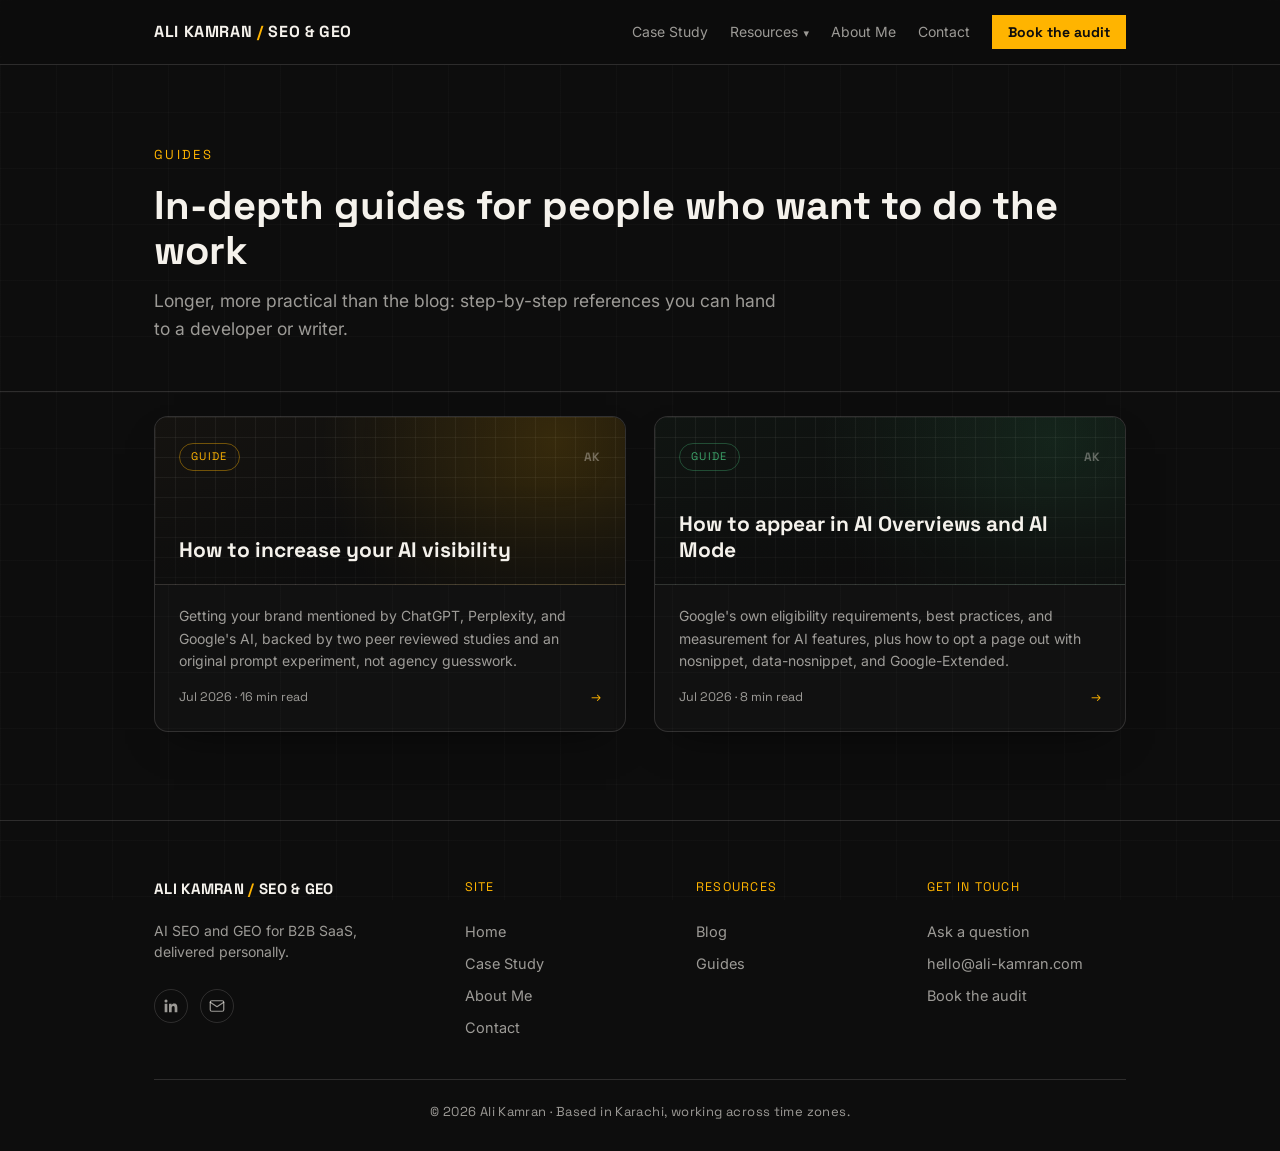
<file: guides.html>
<!DOCTYPE html>
<html lang="en">
<head>
<script type="text/javascript">
    (function(c,l,a,r,i,t,y){
        c[a]=c[a]||function(){(c[a].q=c[a].q||[]).push(arguments)};
        t=l.createElement(r);t.async=1;t.src="https://www.clarity.ms/tag/"+i;
        y=l.getElementsByTagName(r)[0];y.parentNode.insertBefore(t,y);
    })(window, document, "clarity", "script", "xpgxrgj1ap");
</script>
<meta charset="UTF-8">
<meta name="viewport" content="width=device-width, initial-scale=1.0">
<title>Guides | Ali Kamran — SEO & GEO for B2B SaaS</title>
<meta name="description" content="In-depth, practical guides on B2B SaaS SEO and GEO. Built for people who want to do the work, not skim a listicle.">
<link rel="canonical" href="https://ali-kamran.com/guides.html">
<meta property="og:title" content="Guides | Ali Kamran — SEO & GEO for B2B SaaS">
<meta property="og:description" content="In-depth, practical guides on B2B SaaS SEO and GEO. Built for people who want to do the work, not skim a listicle.">
<meta property="og:type" content="website">
<meta property="og:url" content="https://ali-kamran.com/guides.html">
<meta property="og:image" content="https://ali-kamran.com/og-image.png">
<meta property="og:image:width" content="1200">
<meta property="og:image:height" content="630">
<meta name="twitter:card" content="summary_large_image">
<meta name="twitter:image" content="https://ali-kamran.com/og-image.png">
<link rel="icon" href="data:image/svg+xml,%3Csvg xmlns='http://www.w3.org/2000/svg' viewBox='0 0 100 100'%3E%3Crect width='100' height='100' fill='%230d0d0d'/%3E%3Ctext x='50' y='68' font-family='Arial, sans-serif' font-size='52' font-weight='700' fill='%23ffb400' text-anchor='middle'%3EAK%3C/text%3E%3C/svg%3E">
<link rel="preconnect" href="https://fonts.googleapis.com">
<link rel="preconnect" href="https://fonts.gstatic.com" crossorigin>
<link href="https://fonts.googleapis.com/css2?family=Space+Grotesk:wght@400;500;700&family=Inter:wght@400;500;600&display=swap" rel="stylesheet">
<link rel="stylesheet" href="styles.css">
<script async src="https://www.googletagmanager.com/gtag/js?id=G-4B6W08Q974"></script>
<script>
  window.dataLayer = window.dataLayer || [];
  function gtag(){dataLayer.push(arguments);}
  gtag('js', new Date());
  gtag('config', 'G-4B6W08Q974');
</script>
<script type="application/ld+json">
{
  "@context": "https://schema.org",
  "@type": "BreadcrumbList",
  "itemListElement": [
    {"@type": "ListItem", "position": 1, "name": "Home", "item": "https://ali-kamran.com/"},
    {"@type": "ListItem", "position": 2, "name": "Guides", "item": "https://ali-kamran.com/guides.html"}
  ]
}
</script>
<script type="application/ld+json">
{
  "@context": "https://schema.org",
  "@type": "CollectionPage",
  "name": "Guides | Ali Kamran",
  "url": "https://ali-kamran.com/guides.html",
  "mainEntity": {
    "@type": "ItemList",
    "itemListElement": [
      {"@type": "ListItem", "position": 1, "url": "https://ali-kamran.com/guides/how-to-increase-ai-visibility.html", "name": "How to Increase Your AI Visibility"},
      {"@type": "ListItem", "position": 2, "url": "https://ali-kamran.com/guides/how-to-appear-in-ai-overviews-and-ai-mode.html", "name": "How to Appear in AI Overviews and AI Mode"}
    ]
  }
}
</script>
</head>
<body>
<header>
  <div class="wrap nav">
    <a class="brand" href="index.html">ALI KAMRAN <span>/</span> SEO & GEO</a>
    <ul class="nav-links" id="navLinks">
      <li><a href="case-study.html">Case Study</a></li>
      <li class="has-dropdown">
        <a href="blog.html">Resources</a>
        <ul class="dropdown">
          <li><a href="blog.html">Blog</a></li>
          <li><a href="guides.html">Guides</a></li>
        </ul>
      </li>
      <li><a href="about.html">About Me</a></li>
      <li><a href="index.html#contact">Contact</a></li>
      <li class="nav-cta-item"><a class="nav-cta" href="https://calendly.com/ali-kamran035/30min" target="_blank" rel="noopener">Book the audit</a></li>
    </ul>
    <button class="nav-toggle" id="navToggle" aria-label="Toggle navigation" aria-expanded="false" aria-controls="navLinks">
      <span></span><span></span><span></span>
    </button>
  </div>
</header>

<main id="top">
  <section class="res-hero">
    <div class="wrap">
      <div class="case-kicker">Guides</div>
      <h1 class="sec-title" style="margin-bottom:14px;">In-depth guides for people who want to do the work</h1>
      <p class="dek">Longer, more practical than the blog: step-by-step references you can hand to a developer or writer.</p>
    </div>
  </section>

  <section style="padding-top:0;">
    <div class="wrap">
      <div class="float-grid">
        <a class="float-card" href="guides/how-to-increase-ai-visibility.html">
          <div class="card-panel">
            <div class="panel-top-row">
              <span class="panel-chip">Guide</span>
              <span class="panel-mark">AK</span>
            </div>
            <h3 class="panel-title">How to increase your AI visibility</h3>
          </div>
          <div class="card-body">
            <p class="card-excerpt">Getting your brand mentioned by ChatGPT, Perplexity, and Google's AI, backed by two peer reviewed studies and an original prompt experiment, not agency guesswork.</p>
            <div class="card-meta">Jul 2026 &middot; 16 min read <span class="arrow">&rarr;</span></div>
          </div>
        </a>
        <a class="float-card" href="guides/how-to-appear-in-ai-overviews-and-ai-mode.html">
          <div class="card-panel panel-alt">
            <div class="panel-top-row">
              <span class="panel-chip">Guide</span>
              <span class="panel-mark">AK</span>
            </div>
            <h3 class="panel-title">How to appear in AI Overviews and AI Mode</h3>
          </div>
          <div class="card-body">
            <p class="card-excerpt">Google's own eligibility requirements, best practices, and measurement for AI features, plus how to opt a page out with nosnippet, data-nosnippet, and Google-Extended.</p>
            <div class="card-meta">Jul 2026 &middot; 8 min read <span class="arrow">&rarr;</span></div>
          </div>
        </a>
      </div>
    </div>
  </section>
</main>

<footer>
  <div class="wrap">
    <div class="footer-grid">
      <div class="footer-col footer-brand-col">
        <div class="footer-brand">ALI KAMRAN <span>/</span> SEO & GEO</div>
        <p class="footer-tagline">AI SEO and GEO for B2B SaaS, delivered personally.</p>
        <div class="social-icons">
          <a href="https://www.linkedin.com/in/ali-kamran-/" target="_blank" rel="noopener" aria-label="LinkedIn">
            <svg viewBox="0 0 24 24" width="18" height="18" fill="currentColor" aria-hidden="true"><path d="M20.45 20.45h-3.55v-5.57c0-1.33-.02-3.03-1.85-3.03-1.85 0-2.14 1.45-2.14 2.94v5.66H9.36V9h3.41v1.56h.05c.47-.9 1.63-1.85 3.36-1.85 3.6 0 4.27 2.37 4.27 5.45v6.29zM5.34 7.43a2.06 2.06 0 1 1 0-4.12 2.06 2.06 0 0 1 0 4.12zM7.12 20.45H3.56V9h3.56v11.45z"/></svg>
          </a>
          <a href="mailto:hello@ali-kamran.com" aria-label="Email">
            <svg viewBox="0 0 24 24" width="18" height="18" fill="none" stroke="currentColor" stroke-width="1.6" stroke-linecap="round" stroke-linejoin="round" aria-hidden="true"><rect x="3" y="5" width="18" height="14" rx="2"></rect><path d="M3 7l9 6 9-6"></path></svg>
          </a>
        </div>
      </div>
      <div class="footer-col">
        <div class="footer-heading">Site</div>
        <a href="index.html">Home</a>
        <a href="case-study.html">Case Study</a>
        <a href="about.html">About Me</a>
        <a href="index.html#contact">Contact</a>
      </div>
      <div class="footer-col">
        <div class="footer-heading">Resources</div>
        <a href="blog.html">Blog</a>
        <a href="guides.html">Guides</a>
      </div>
      <div class="footer-col">
        <div class="footer-heading">Get in touch</div>
        <a href="ask.html">Ask a question</a>
        <a href="mailto:hello@ali-kamran.com">hello@ali-kamran.com</a>
        <a href="https://calendly.com/ali-kamran035/30min" target="_blank" rel="noopener">Book the audit</a>
      </div>
    </div>
    <div class="footer-bottom">
      <div class="foot-line">&copy; 2026 Ali Kamran &middot; Based in Karachi, working across time zones.</div>
    </div>
  </div>
</footer>
<script src="nav.js" defer></script>
</body>
</html>
</file>
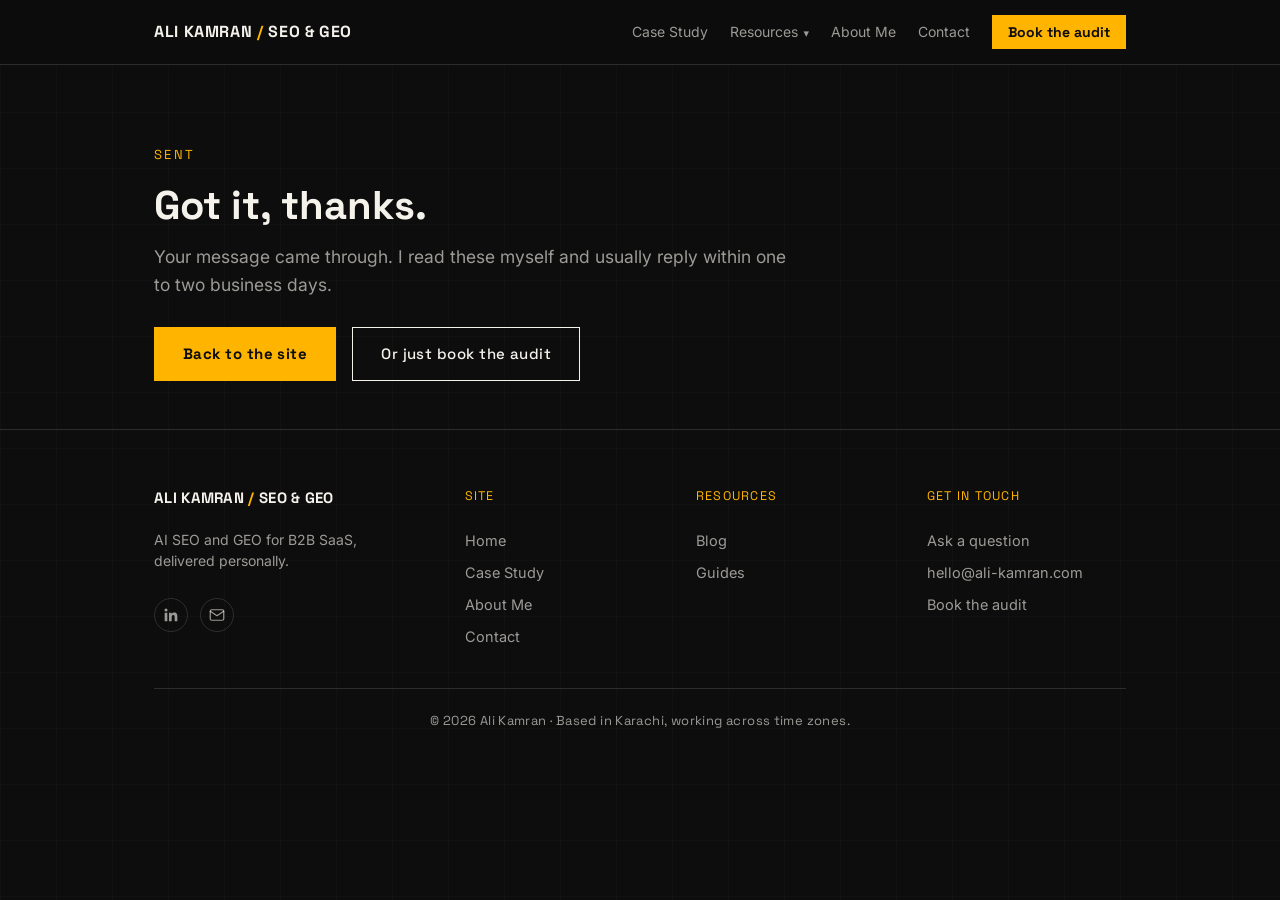
<file: thank-you.html>
<!DOCTYPE html>
<html lang="en">
<head>
<script type="text/javascript">
    (function(c,l,a,r,i,t,y){
        c[a]=c[a]||function(){(c[a].q=c[a].q||[]).push(arguments)};
        t=l.createElement(r);t.async=1;t.src="https://www.clarity.ms/tag/"+i;
        y=l.getElementsByTagName(r)[0];y.parentNode.insertBefore(t,y);
    })(window, document, "clarity", "script", "xpgxrgj1ap");
</script>
<meta charset="UTF-8">
<meta name="viewport" content="width=device-width, initial-scale=1.0">
<title>Thanks | Ali Kamran</title>
<meta name="robots" content="noindex">
<link rel="icon" href="data:image/svg+xml,%3Csvg xmlns='http://www.w3.org/2000/svg' viewBox='0 0 100 100'%3E%3Crect width='100' height='100' fill='%230d0d0d'/%3E%3Ctext x='50' y='68' font-family='Arial, sans-serif' font-size='52' font-weight='700' fill='%23ffb400' text-anchor='middle'%3EAK%3C/text%3E%3C/svg%3E">
<link rel="preconnect" href="https://fonts.googleapis.com">
<link rel="preconnect" href="https://fonts.gstatic.com" crossorigin>
<link href="https://fonts.googleapis.com/css2?family=Space+Grotesk:wght@400;500;700&family=Inter:wght@400;500;600&display=swap" rel="stylesheet">
<link rel="stylesheet" href="styles.css">
<script async src="https://www.googletagmanager.com/gtag/js?id=G-4B6W08Q974"></script>
<script>
  window.dataLayer = window.dataLayer || [];
  function gtag(){dataLayer.push(arguments);}
  gtag('js', new Date());
  gtag('config', 'G-4B6W08Q974');
</script>
</head>
<body>
<header>
  <div class="wrap nav">
    <a class="brand" href="index.html">ALI KAMRAN <span>/</span> SEO & GEO</a>
    <ul class="nav-links" id="navLinks">
      <li><a href="case-study.html">Case Study</a></li>
      <li class="has-dropdown">
        <a href="blog.html">Resources</a>
        <ul class="dropdown">
          <li><a href="blog.html">Blog</a></li>
          <li><a href="guides.html">Guides</a></li>
        </ul>
      </li>
      <li><a href="about.html">About Me</a></li>
      <li><a href="index.html#contact">Contact</a></li>
      <li class="nav-cta-item"><a class="nav-cta" href="https://calendly.com/ali-kamran035/30min" target="_blank" rel="noopener">Book the audit</a></li>
    </ul>
    <button class="nav-toggle" id="navToggle" aria-label="Toggle navigation" aria-expanded="false" aria-controls="navLinks">
      <span></span><span></span><span></span>
    </button>
  </div>
</header>

<main id="top">
  <section class="res-hero">
    <div class="wrap">
      <div class="case-kicker">Sent</div>
      <h1 class="sec-title" style="margin-bottom:14px;">Got it, thanks.</h1>
      <p class="dek">Your message came through. I read these myself and usually reply within one to two business days.</p>
      <div class="cta-row" style="margin-top:28px;">
        <a class="btn gold" href="index.html">Back to the site</a>
        <a class="btn ghost" href="https://calendly.com/ali-kamran035/30min" target="_blank" rel="noopener">Or just book the audit</a>
      </div>
    </div>
  </section>
</main>

<footer>
  <div class="wrap">
    <div class="footer-grid">
      <div class="footer-col footer-brand-col">
        <div class="footer-brand">ALI KAMRAN <span>/</span> SEO & GEO</div>
        <p class="footer-tagline">AI SEO and GEO for B2B SaaS, delivered personally.</p>
        <div class="social-icons">
          <a href="https://www.linkedin.com/in/ali-kamran-/" target="_blank" rel="noopener" aria-label="LinkedIn">
            <svg viewBox="0 0 24 24" width="18" height="18" fill="currentColor" aria-hidden="true"><path d="M20.45 20.45h-3.55v-5.57c0-1.33-.02-3.03-1.85-3.03-1.85 0-2.14 1.45-2.14 2.94v5.66H9.36V9h3.41v1.56h.05c.47-.9 1.63-1.85 3.36-1.85 3.6 0 4.27 2.37 4.27 5.45v6.29zM5.34 7.43a2.06 2.06 0 1 1 0-4.12 2.06 2.06 0 0 1 0 4.12zM7.12 20.45H3.56V9h3.56v11.45z"/></svg>
          </a>
          <a href="mailto:hello@ali-kamran.com" aria-label="Email">
            <svg viewBox="0 0 24 24" width="18" height="18" fill="none" stroke="currentColor" stroke-width="1.6" stroke-linecap="round" stroke-linejoin="round" aria-hidden="true"><rect x="3" y="5" width="18" height="14" rx="2"></rect><path d="M3 7l9 6 9-6"></path></svg>
          </a>
        </div>
      </div>
      <div class="footer-col">
        <div class="footer-heading">Site</div>
        <a href="index.html">Home</a>
        <a href="case-study.html">Case Study</a>
        <a href="about.html">About Me</a>
        <a href="index.html#contact">Contact</a>
      </div>
      <div class="footer-col">
        <div class="footer-heading">Resources</div>
        <a href="blog.html">Blog</a>
        <a href="guides.html">Guides</a>
      </div>
      <div class="footer-col">
        <div class="footer-heading">Get in touch</div>
        <a href="ask.html">Ask a question</a>
        <a href="mailto:hello@ali-kamran.com">hello@ali-kamran.com</a>
        <a href="https://calendly.com/ali-kamran035/30min" target="_blank" rel="noopener">Book the audit</a>
      </div>
    </div>
    <div class="footer-bottom">
      <div class="foot-line">&copy; 2026 Ali Kamran &middot; Based in Karachi, working across time zones.</div>
    </div>
  </div>
</footer>
<script src="nav.js" defer></script>
</body>
</html>
</file>
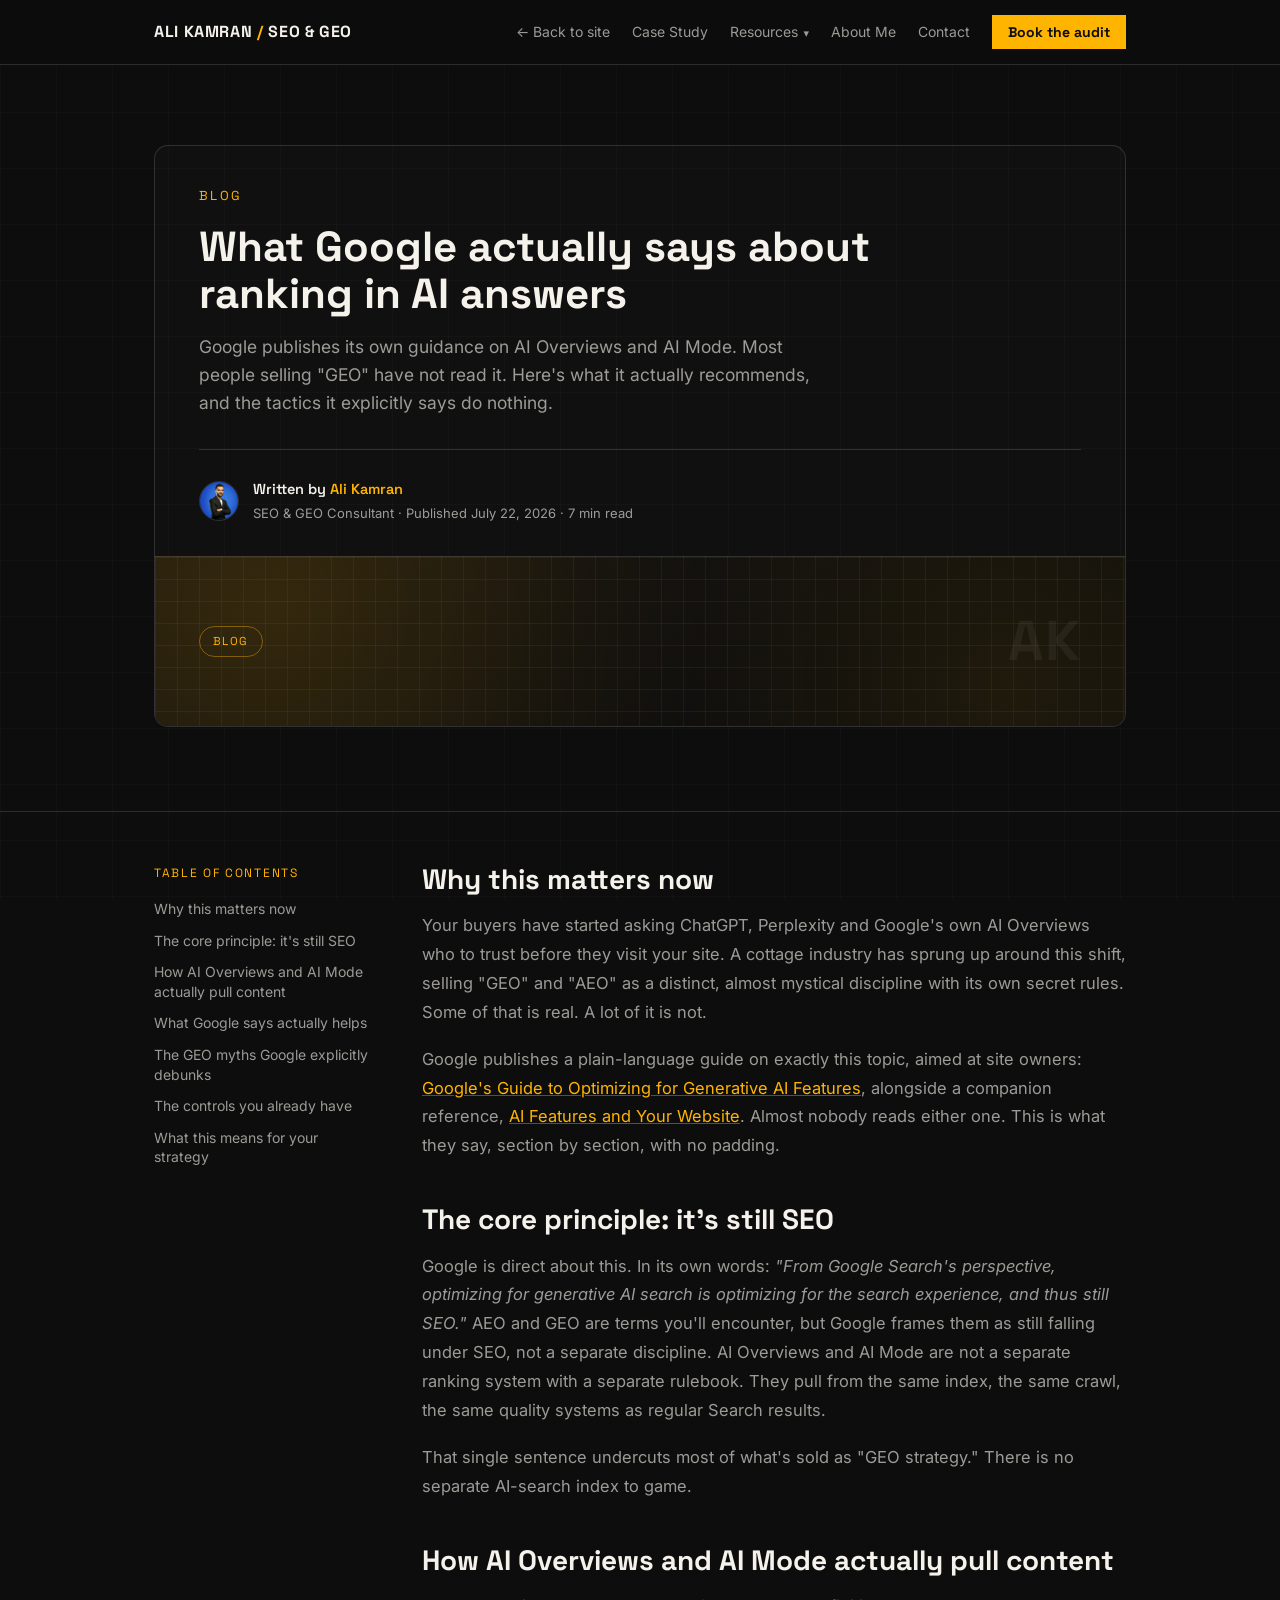
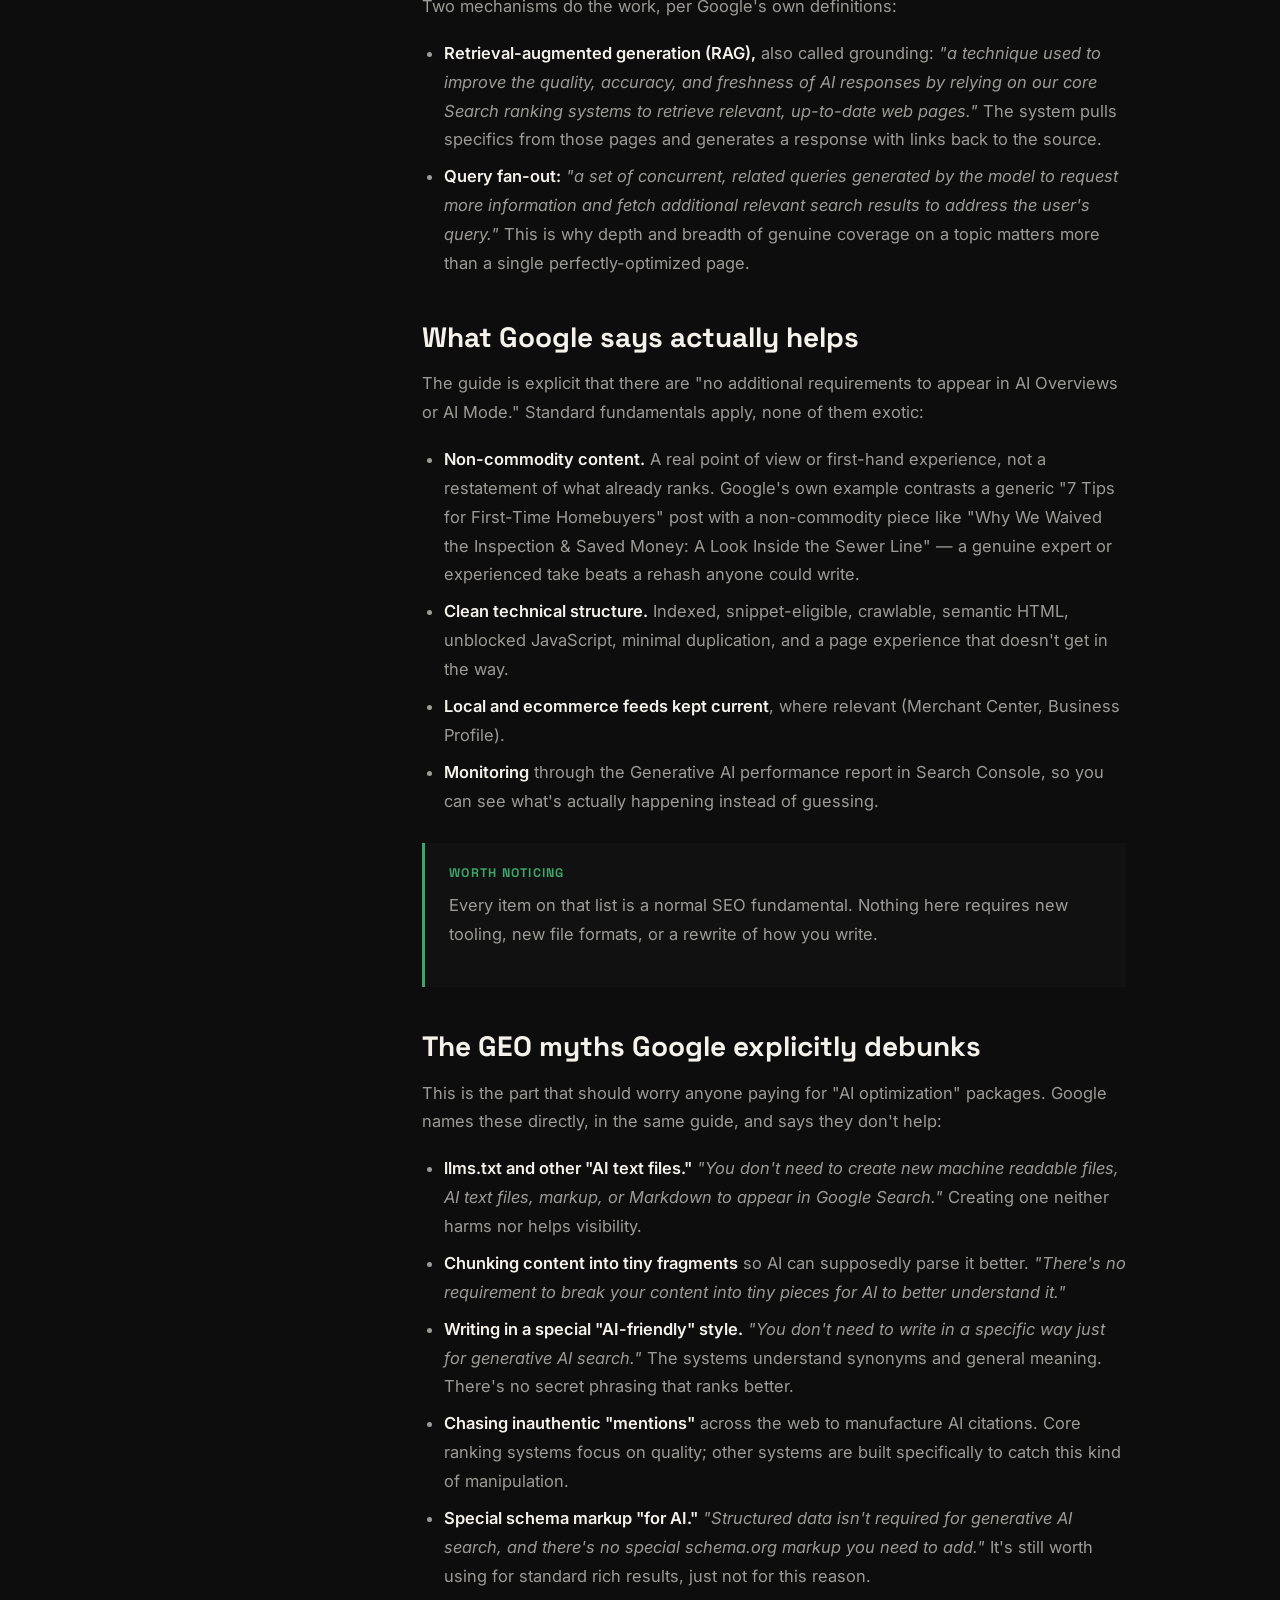
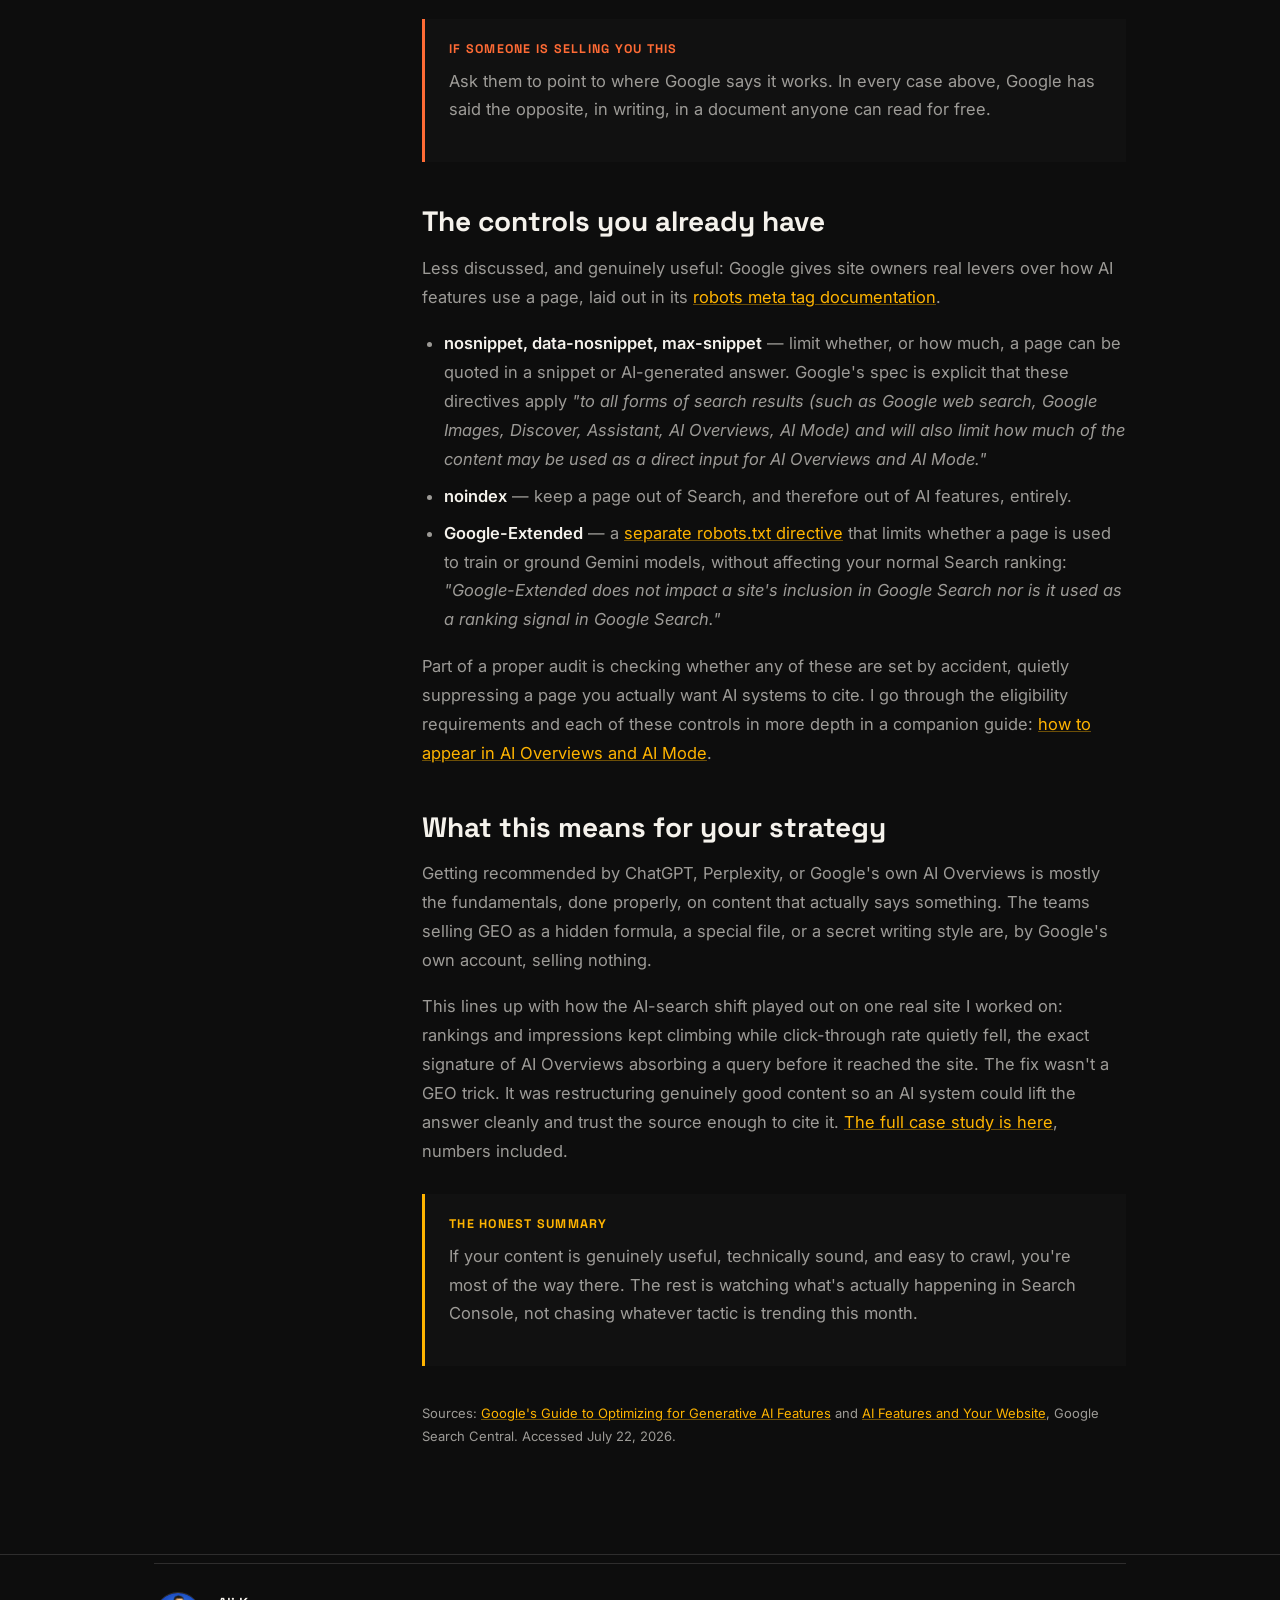
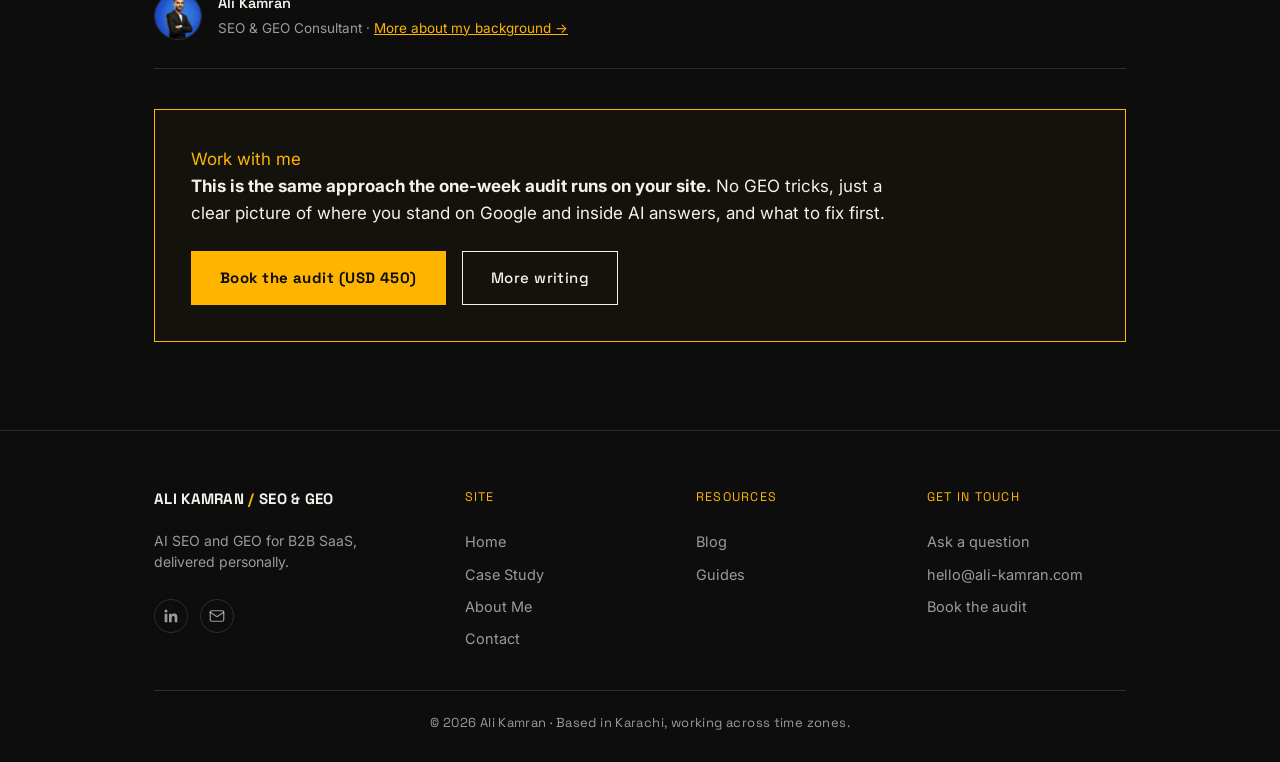
<file: blog/what-google-says-about-ranking-in-ai-search.html>
<!DOCTYPE html>
<html lang="en">
<head>
<script type="text/javascript">
    (function(c,l,a,r,i,t,y){
        c[a]=c[a]||function(){(c[a].q=c[a].q||[]).push(arguments)};
        t=l.createElement(r);t.async=1;t.src="https://www.clarity.ms/tag/"+i;
        y=l.getElementsByTagName(r)[0];y.parentNode.insertBefore(t,y);
    })(window, document, "clarity", "script", "xpgxrgj1ap");
</script>
<meta charset="UTF-8">
<meta name="viewport" content="width=device-width, initial-scale=1.0">
<title>What Google Actually Says About Ranking in AI Answers | Ali Kamran</title>
<meta name="description" content="Google publishes its own guidance on AI Overviews and AI Mode. Here's what it actually recommends, and the popular GEO tactics it explicitly says don't help.">
<link rel="canonical" href="https://ali-kamran.com/blog/what-google-says-about-ranking-in-ai-search.html">
<meta property="og:type" content="article">
<meta property="og:title" content="What Google Actually Says About Ranking in AI Answers">
<meta property="og:description" content="Google publishes its own guidance on AI Overviews and AI Mode. Here's what it actually recommends, and the popular GEO tactics it explicitly says don't help.">
<meta property="og:url" content="https://ali-kamran.com/blog/what-google-says-about-ranking-in-ai-search.html">
<meta property="og:image" content="https://ali-kamran.com/og-image.png">
<meta property="og:image:width" content="1200">
<meta property="og:image:height" content="630">
<meta name="twitter:card" content="summary_large_image">
<meta name="twitter:image" content="https://ali-kamran.com/og-image.png">
<link rel="icon" href="data:image/svg+xml,%3Csvg xmlns='http://www.w3.org/2000/svg' viewBox='0 0 100 100'%3E%3Crect width='100' height='100' fill='%230d0d0d'/%3E%3Ctext x='50' y='68' font-family='Arial, sans-serif' font-size='52' font-weight='700' fill='%23ffb400' text-anchor='middle'%3EAK%3C/text%3E%3C/svg%3E">
<link rel="preconnect" href="https://fonts.googleapis.com">
<link rel="preconnect" href="https://fonts.gstatic.com" crossorigin>
<link href="https://fonts.googleapis.com/css2?family=Space+Grotesk:wght@400;500;700&family=Inter:wght@400;500;600&display=swap" rel="stylesheet">
<link rel="stylesheet" href="../styles.css">
<script async src="https://www.googletagmanager.com/gtag/js?id=G-4B6W08Q974"></script>
<script>
  window.dataLayer = window.dataLayer || [];
  function gtag(){dataLayer.push(arguments);}
  gtag('js', new Date());
  gtag('config', 'G-4B6W08Q974');
</script>
<script type="application/ld+json">
{
  "@context": "https://schema.org",
  "@type": "BlogPosting",
  "headline": "What Google Actually Says About Ranking in AI Answers",
  "description": "Google publishes its own guidance on AI Overviews and AI Mode. Here's what it actually recommends, and the popular GEO tactics it explicitly says don't help.",
  "author": {"@type": "Person", "name": "Ali Kamran", "url": "https://ali-kamran.com/about.html"},
  "publisher": {"@type": "Person", "name": "Ali Kamran", "url": "https://ali-kamran.com/"},
  "datePublished": "2026-07-22",
  "dateModified": "2026-07-22",
  "image": "https://ali-kamran.com/og-image.png",
  "mainEntityOfPage": {"@type": "WebPage", "@id": "https://ali-kamran.com/blog/what-google-says-about-ranking-in-ai-search.html"}
}
</script>
<script type="application/ld+json">
{
  "@context": "https://schema.org",
  "@type": "BreadcrumbList",
  "itemListElement": [
    {"@type": "ListItem", "position": 1, "name": "Home", "item": "https://ali-kamran.com/"},
    {"@type": "ListItem", "position": 2, "name": "Blog", "item": "https://ali-kamran.com/blog.html"},
    {"@type": "ListItem", "position": 3, "name": "What Google Actually Says About Ranking in AI Answers", "item": "https://ali-kamran.com/blog/what-google-says-about-ranking-in-ai-search.html"}
  ]
}
</script>
</head>
<body>

<header>
  <div class="wrap nav">
    <a class="brand" href="../index.html">ALI KAMRAN <span>/</span> SEO & GEO</a>
    <ul class="nav-links" id="navLinks">
      <li><a href="../index.html">← Back to site</a></li>
      <li><a href="../case-study.html">Case Study</a></li>
      <li class="has-dropdown">
        <a href="../blog.html">Resources</a>
        <ul class="dropdown">
          <li><a href="../blog.html">Blog</a></li>
          <li><a href="../guides.html">Guides</a></li>
        </ul>
      </li>
      <li><a href="../about.html">About Me</a></li>
      <li><a href="../index.html#contact">Contact</a></li>
      <li class="nav-cta-item"><a class="nav-cta" href="https://calendly.com/ali-kamran035/30min" target="_blank" rel="noopener">Book the audit</a></li>
    </ul>
    <button class="nav-toggle" id="navToggle" aria-label="Toggle navigation" aria-expanded="false" aria-controls="navLinks">
      <span></span><span></span><span></span>
    </button>
  </div>
</header>

<main id="top">

  <section class="article-hero">
    <div class="wrap">
      <div class="article-hero-card">
        <div class="article-hero-pad">
          <div class="case-kicker">Blog</div>
          <h1>What Google actually says about ranking in AI answers</h1>
          <p class="dek">Google publishes its own guidance on AI Overviews and AI Mode. Most people selling "GEO" have not read it. Here's what it actually recommends, and the tactics it explicitly says do nothing.</p>
          <div class="byline">
            <img class="byline-avatar" src="../headshot.jpeg" alt="Ali Kamran" width="40" height="40" loading="lazy">
            <div>
              <div class="byline-name">Written by <a href="../about.html">Ali Kamran</a></div>
              <div class="byline-role">SEO &amp; GEO Consultant · Published July 22, 2026 · 7 min read</div>
            </div>
          </div>
        </div>
        <div class="hero-banner-panel">
          <span class="hb-chip">Blog</span>
          <span class="hb-mark">AK</span>
        </div>
      </div>
    </div>
  </section>

  <section class="article-layout">
    <div class="wrap">
      <div class="article-grid">

        <aside class="toc-sticky">
          <div class="toc-label">Table of Contents</div>
          <ul>
            <li><a href="#why">Why this matters now</a></li>
            <li><a href="#principle">The core principle: it's still SEO</a></li>
            <li><a href="#how">How AI Overviews and AI Mode actually pull content</a></li>
            <li><a href="#helps">What Google says actually helps</a></li>
            <li><a href="#myths">The GEO myths Google explicitly debunks</a></li>
            <li><a href="#controls">The controls you already have</a></li>
            <li><a href="#takeaway">What this means for your strategy</a></li>
          </ul>
        </aside>

        <div class="article-body">

      <h2 id="why">Why this matters now</h2>
      <p>Your buyers have started asking ChatGPT, Perplexity and Google's own AI Overviews who to trust before they visit your site. A cottage industry has sprung up around this shift, selling "GEO" and "AEO" as a distinct, almost mystical discipline with its own secret rules. Some of that is real. A lot of it is not.</p>
      <p>Google publishes a plain-language guide on exactly this topic, aimed at site owners: <a href="https://developers.google.com/search/docs/fundamentals/ai-optimization-guide" target="_blank" rel="noopener">Google's Guide to Optimizing for Generative AI Features</a>, alongside a companion reference, <a href="https://developers.google.com/search/docs/appearance/ai-features" target="_blank" rel="noopener">AI Features and Your Website</a>. Almost nobody reads either one. This is what they say, section by section, with no padding.</p>

      <h2 id="principle">The core principle: it's still SEO</h2>
      <p>Google is direct about this. In its own words: <i>"From Google Search's perspective, optimizing for generative AI search is optimizing for the search experience, and thus still SEO."</i> AEO and GEO are terms you'll encounter, but Google frames them as still falling under SEO, not a separate discipline. AI Overviews and AI Mode are not a separate ranking system with a separate rulebook. They pull from the same index, the same crawl, the same quality systems as regular Search results.</p>
      <p>That single sentence undercuts most of what's sold as "GEO strategy." There is no separate AI-search index to game.</p>

      <h2 id="how">How AI Overviews and AI Mode actually pull content</h2>
      <p>Two mechanisms do the work, per Google's own definitions:</p>
      <ul>
        <li><b>Retrieval-augmented generation (RAG),</b> also called grounding: <i>"a technique used to improve the quality, accuracy, and freshness of AI responses by relying on our core Search ranking systems to retrieve relevant, up-to-date web pages."</i> The system pulls specifics from those pages and generates a response with links back to the source.</li>
        <li><b>Query fan-out:</b> <i>"a set of concurrent, related queries generated by the model to request more information and fetch additional relevant search results to address the user's query."</i> This is why depth and breadth of genuine coverage on a topic matters more than a single perfectly-optimized page.</li>
      </ul>

      <h2 id="helps">What Google says actually helps</h2>
      <p>The guide is explicit that there are "no additional requirements to appear in AI Overviews or AI Mode." Standard fundamentals apply, none of them exotic:</p>
      <ul>
        <li><b>Non-commodity content.</b> A real point of view or first-hand experience, not a restatement of what already ranks. Google's own example contrasts a generic "7 Tips for First-Time Homebuyers" post with a non-commodity piece like "Why We Waived the Inspection &amp; Saved Money: A Look Inside the Sewer Line" — a genuine expert or experienced take beats a rehash anyone could write.</li>
        <li><b>Clean technical structure.</b> Indexed, snippet-eligible, crawlable, semantic HTML, unblocked JavaScript, minimal duplication, and a page experience that doesn't get in the way.</li>
        <li><b>Local and ecommerce feeds kept current</b>, where relevant (Merchant Center, Business Profile).</li>
        <li><b>Monitoring</b> through the Generative AI performance report in Search Console, so you can see what's actually happening instead of guessing.</li>
      </ul>

      <div class="box good">
        <span class="box-label">Worth noticing</span>
        <p>Every item on that list is a normal SEO fundamental. Nothing here requires new tooling, new file formats, or a rewrite of how you write.</p>
      </div>

      <h2 id="myths">The GEO myths Google explicitly debunks</h2>
      <p>This is the part that should worry anyone paying for "AI optimization" packages. Google names these directly, in the same guide, and says they don't help:</p>
      <ul>
        <li><b>llms.txt and other "AI text files."</b> <i>"You don't need to create new machine readable files, AI text files, markup, or Markdown to appear in Google Search."</i> Creating one neither harms nor helps visibility.</li>
        <li><b>Chunking content into tiny fragments</b> so AI can supposedly parse it better. <i>"There's no requirement to break your content into tiny pieces for AI to better understand it."</i></li>
        <li><b>Writing in a special "AI-friendly" style.</b> <i>"You don't need to write in a specific way just for generative AI search."</i> The systems understand synonyms and general meaning. There's no secret phrasing that ranks better.</li>
        <li><b>Chasing inauthentic "mentions"</b> across the web to manufacture AI citations. Core ranking systems focus on quality; other systems are built specifically to catch this kind of manipulation.</li>
        <li><b>Special schema markup "for AI."</b> <i>"Structured data isn't required for generative AI search, and there's no special schema.org markup you need to add."</i> It's still worth using for standard rich results, just not for this reason.</li>
      </ul>

      <div class="box warn">
        <span class="box-label">If someone is selling you this</span>
        <p>Ask them to point to where Google says it works. In every case above, Google has said the opposite, in writing, in a document anyone can read for free.</p>
      </div>

      <h2 id="controls">The controls you already have</h2>
      <p>Less discussed, and genuinely useful: Google gives site owners real levers over how AI features use a page, laid out in its <a href="https://developers.google.com/search/docs/crawling-indexing/robots-meta-tag" target="_blank" rel="noopener">robots meta tag documentation</a>.</p>
      <ul>
        <li><b>nosnippet, data-nosnippet, max-snippet</b> — limit whether, or how much, a page can be quoted in a snippet or AI-generated answer. Google's spec is explicit that these directives apply <i>"to all forms of search results (such as Google web search, Google Images, Discover, Assistant, AI Overviews, AI Mode) and will also limit how much of the content may be used as a direct input for AI Overviews and AI Mode."</i></li>
        <li><b>noindex</b> — keep a page out of Search, and therefore out of AI features, entirely.</li>
        <li><b>Google-Extended</b> — a <a href="https://developers.google.com/search/docs/crawling-indexing/google-common-crawlers#google-extended" target="_blank" rel="noopener">separate robots.txt directive</a> that limits whether a page is used to train or ground Gemini models, without affecting your normal Search ranking: <i>"Google-Extended does not impact a site's inclusion in Google Search nor is it used as a ranking signal in Google Search."</i></li>
      </ul>
      <p>Part of a proper audit is checking whether any of these are set by accident, quietly suppressing a page you actually want AI systems to cite. I go through the eligibility requirements and each of these controls in more depth in a companion guide: <a href="../guides/how-to-appear-in-ai-overviews-and-ai-mode.html">how to appear in AI Overviews and AI Mode</a>.</p>

      <h2 id="takeaway">What this means for your strategy</h2>
      <p>Getting recommended by ChatGPT, Perplexity, or Google's own AI Overviews is mostly the fundamentals, done properly, on content that actually says something. The teams selling GEO as a hidden formula, a special file, or a secret writing style are, by Google's own account, selling nothing.</p>
      <p>This lines up with how the AI-search shift played out on one real site I worked on: rankings and impressions kept climbing while click-through rate quietly fell, the exact signature of AI Overviews absorbing a query before it reached the site. The fix wasn't a GEO trick. It was restructuring genuinely good content so an AI system could lift the answer cleanly and trust the source enough to cite it. <a href="../case-study.html">The full case study is here</a>, numbers included.</p>

      <div class="box info" id="takeaway-box">
        <span class="box-label">The honest summary</span>
        <p>If your content is genuinely useful, technically sound, and easy to crawl, you're most of the way there. The rest is watching what's actually happening in Search Console, not chasing whatever tactic is trending this month.</p>
      </div>

      <p style="font-size:13px;color:var(--dim);margin-top:36px;">Sources: <a href="https://developers.google.com/search/docs/fundamentals/ai-optimization-guide" target="_blank" rel="noopener">Google's Guide to Optimizing for Generative AI Features</a> and <a href="https://developers.google.com/search/docs/appearance/ai-features" target="_blank" rel="noopener">AI Features and Your Website</a>, Google Search Central. Accessed July 22, 2026.</p>

        </div>
      </div>
    </div>
  </section>

  <section class="article-endcap">
    <div class="wrap">
      <div class="author-strip">
        <img src="../headshot.jpeg" alt="Ali Kamran" loading="lazy">
        <div>
          <div class="name">Ali Kamran</div>
          <div class="role">SEO &amp; GEO Consultant · <a href="../about.html" style="color:var(--gold);">More about my background →</a></div>
        </div>
      </div>

      <div class="takeaway">
        <span class="box-label">Work with me</span>
        <p style="margin-bottom:24px;">
          <b style="color:var(--paper);">This is the same approach the one-week audit runs on your site.</b>
          No GEO tricks, just a clear picture of where you stand on Google and inside AI answers, and what to fix first.
        </p>
        <div class="cta-row">
          <a class="btn gold" href="https://calendly.com/ali-kamran035/30min" target="_blank" rel="noopener">Book the audit (USD 450)</a>
          <a class="btn ghost" href="../blog.html">More writing</a>
        </div>
      </div>
    </div>
  </section>

</main>

<footer>
  <div class="wrap">
    <div class="footer-grid">
      <div class="footer-col footer-brand-col">
        <div class="footer-brand">ALI KAMRAN <span>/</span> SEO & GEO</div>
        <p class="footer-tagline">AI SEO and GEO for B2B SaaS, delivered personally.</p>
        <div class="social-icons">
          <a href="https://www.linkedin.com/in/ali-kamran-/" target="_blank" rel="noopener" aria-label="LinkedIn">
            <svg viewBox="0 0 24 24" width="18" height="18" fill="currentColor" aria-hidden="true"><path d="M20.45 20.45h-3.55v-5.57c0-1.33-.02-3.03-1.85-3.03-1.85 0-2.14 1.45-2.14 2.94v5.66H9.36V9h3.41v1.56h.05c.47-.9 1.63-1.85 3.36-1.85 3.6 0 4.27 2.37 4.27 5.45v6.29zM5.34 7.43a2.06 2.06 0 1 1 0-4.12 2.06 2.06 0 0 1 0 4.12zM7.12 20.45H3.56V9h3.56v11.45z"/></svg>
          </a>
          <a href="mailto:hello@ali-kamran.com" aria-label="Email">
            <svg viewBox="0 0 24 24" width="18" height="18" fill="none" stroke="currentColor" stroke-width="1.6" stroke-linecap="round" stroke-linejoin="round" aria-hidden="true"><rect x="3" y="5" width="18" height="14" rx="2"></rect><path d="M3 7l9 6 9-6"></path></svg>
          </a>
        </div>
      </div>
      <div class="footer-col">
        <div class="footer-heading">Site</div>
        <a href="../index.html">Home</a>
        <a href="../case-study.html">Case Study</a>
        <a href="../about.html">About Me</a>
        <a href="../index.html#contact">Contact</a>
      </div>
      <div class="footer-col">
        <div class="footer-heading">Resources</div>
        <a href="../blog.html">Blog</a>
        <a href="../guides.html">Guides</a>
      </div>
      <div class="footer-col">
        <div class="footer-heading">Get in touch</div>
        <a href="../ask.html">Ask a question</a>
        <a href="mailto:hello@ali-kamran.com">hello@ali-kamran.com</a>
        <a href="https://calendly.com/ali-kamran035/30min" target="_blank" rel="noopener">Book the audit</a>
      </div>
    </div>
    <div class="footer-bottom">
      <div class="foot-line">&copy; 2026 Ali Kamran &middot; Based in Karachi, working across time zones.</div>
    </div>
  </div>
</footer>

<script src="../nav.js" defer></script>
</body>
</html>
</file>
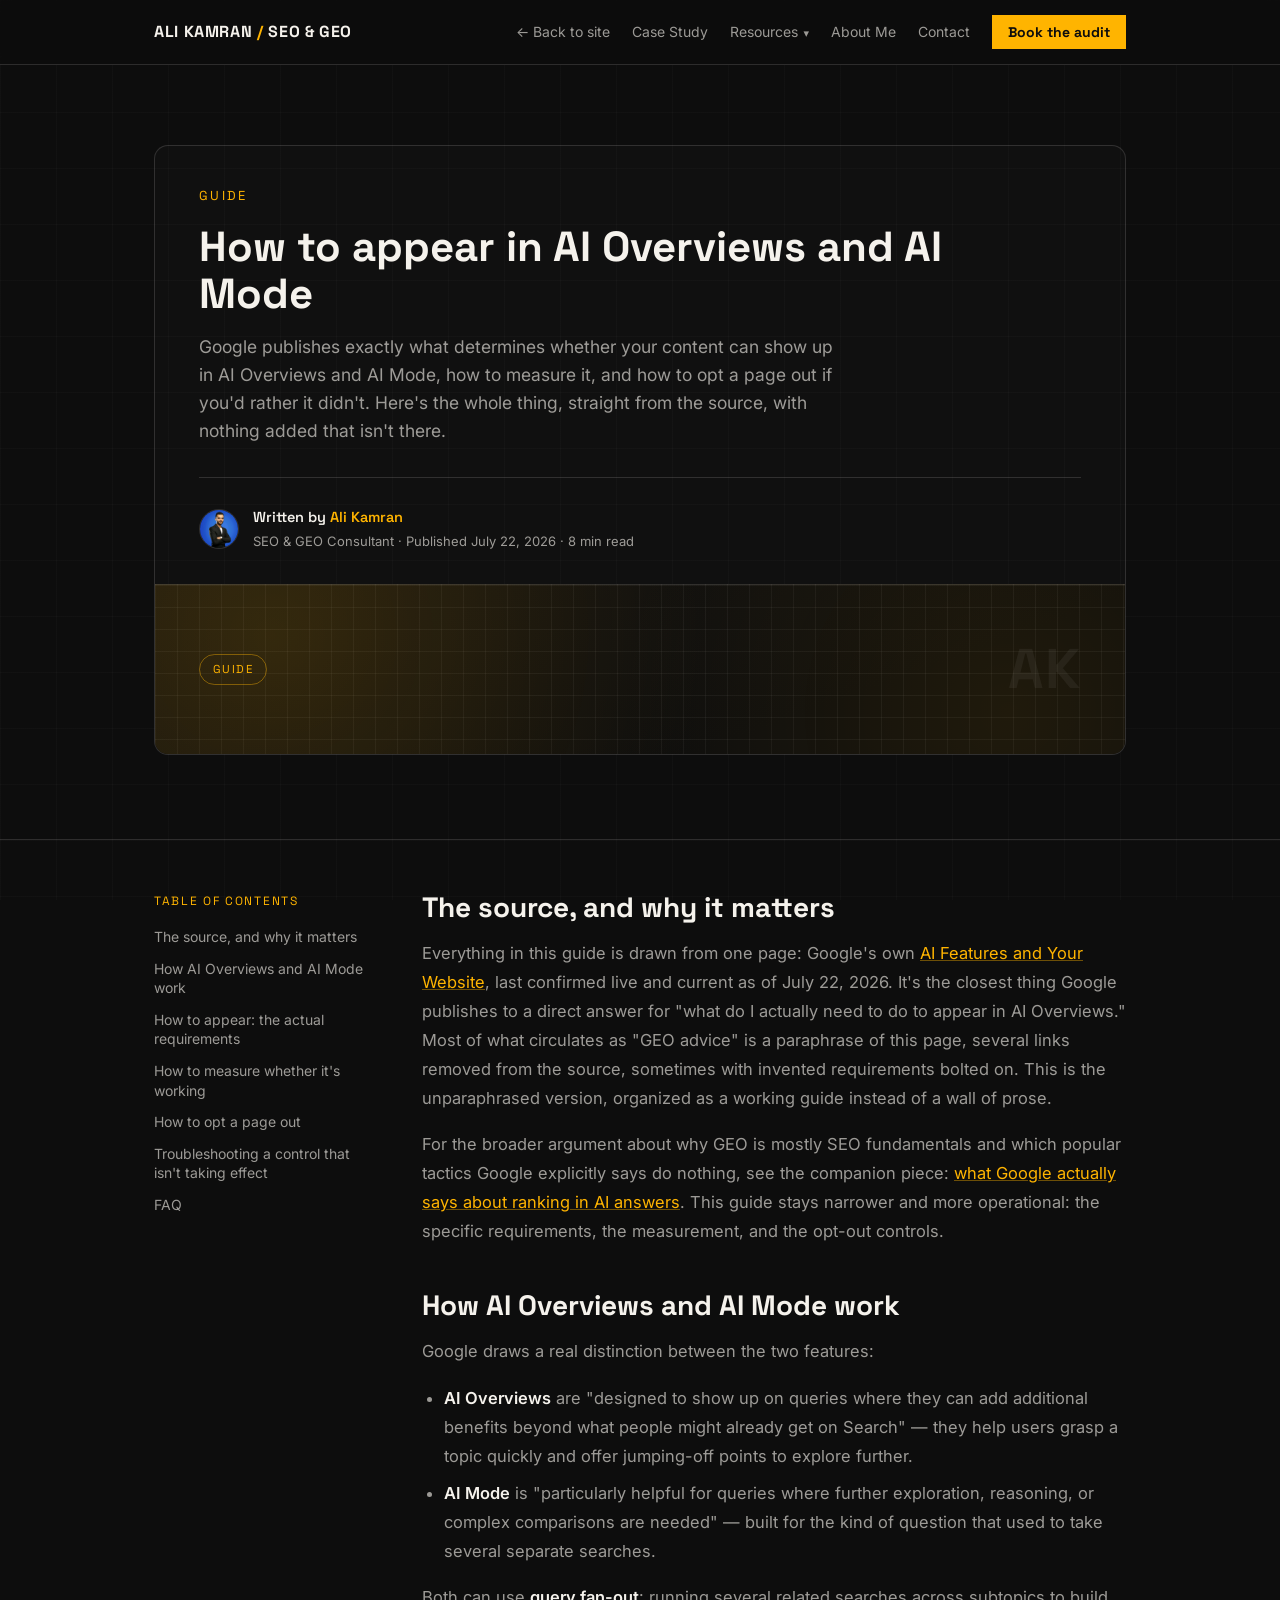
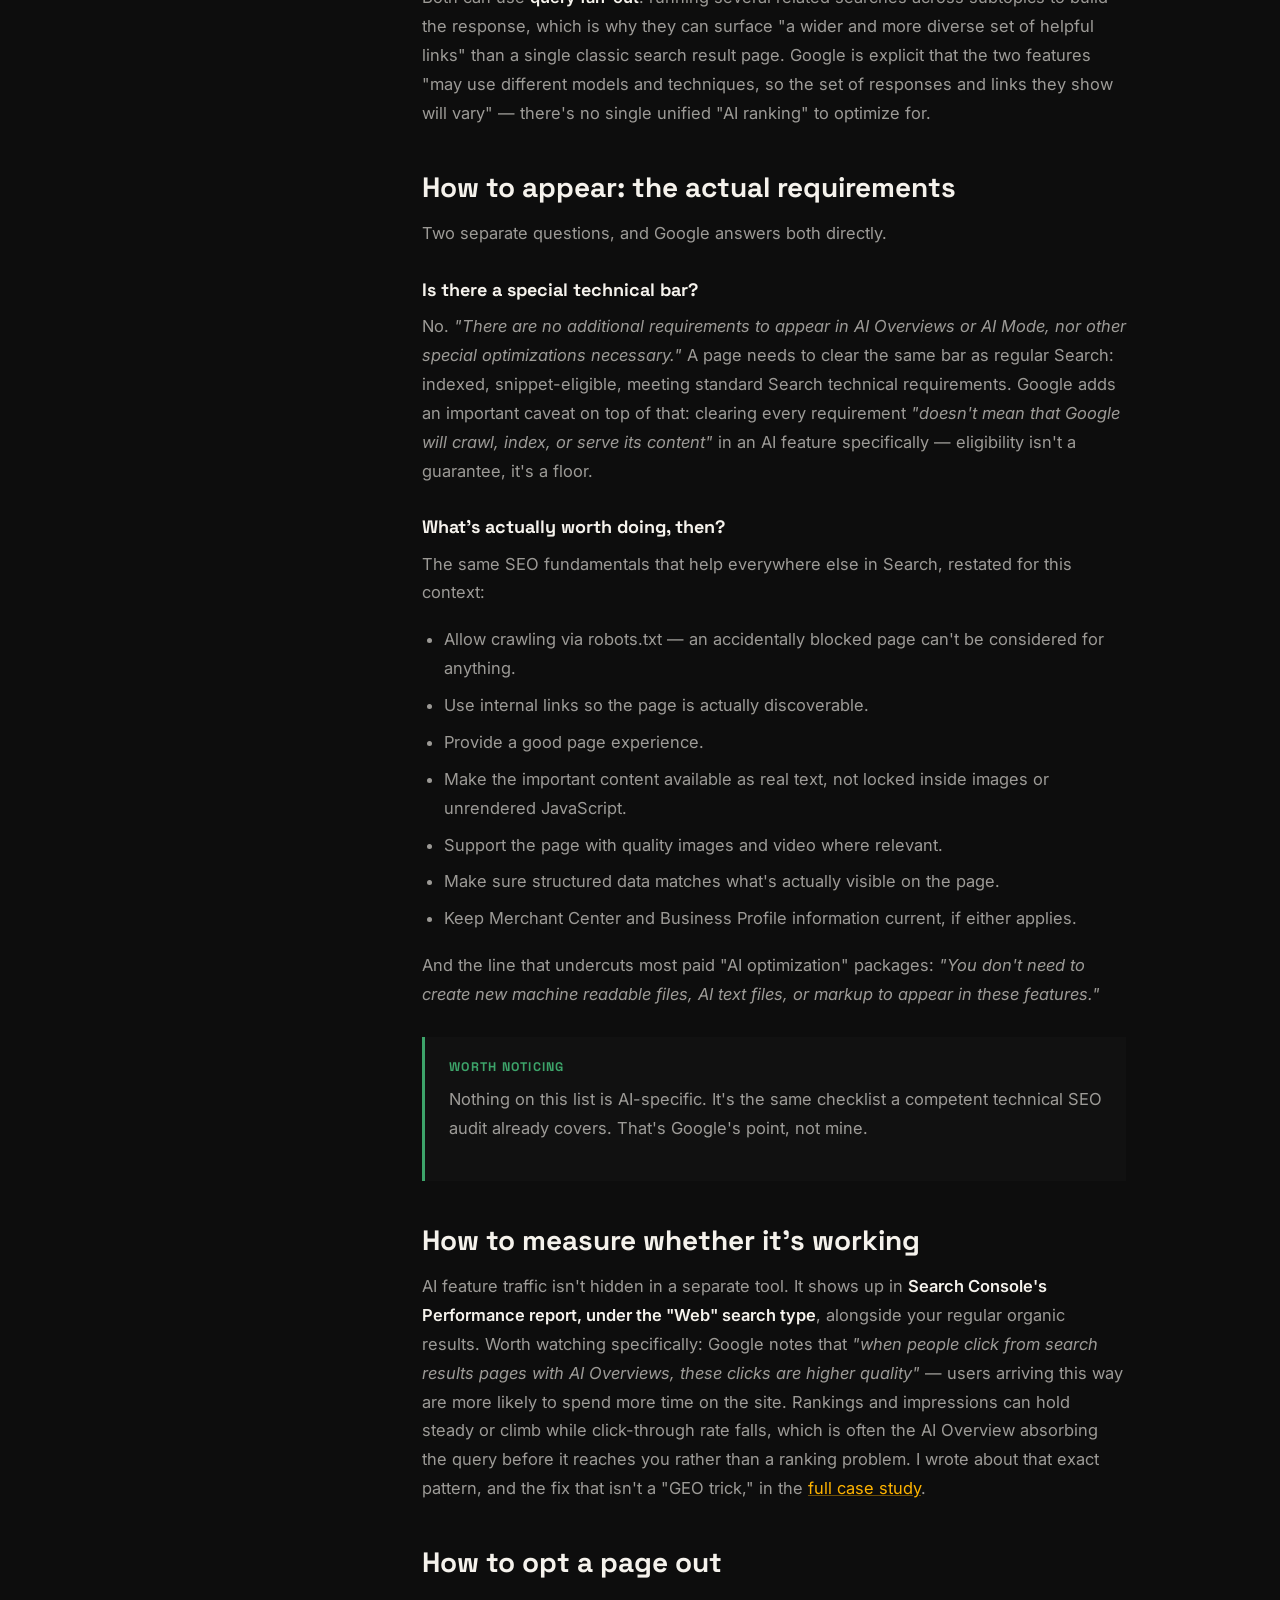
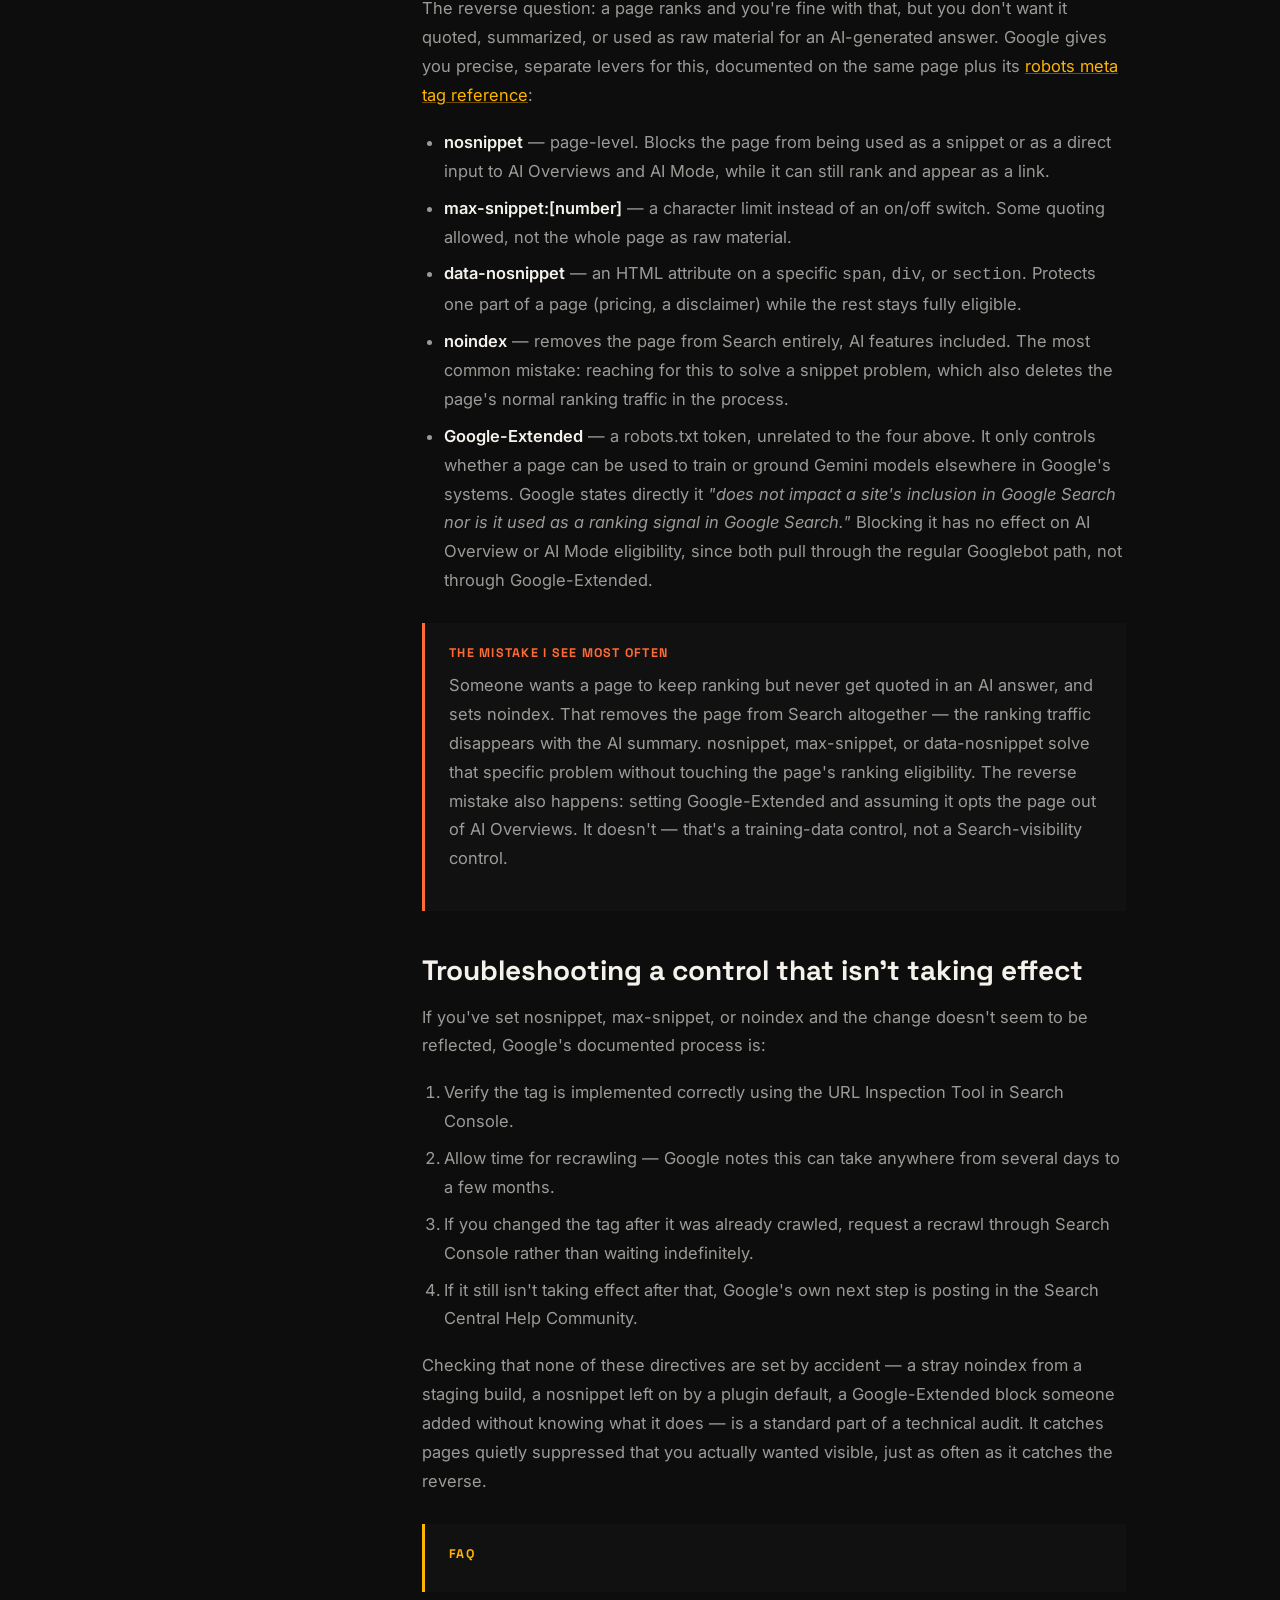
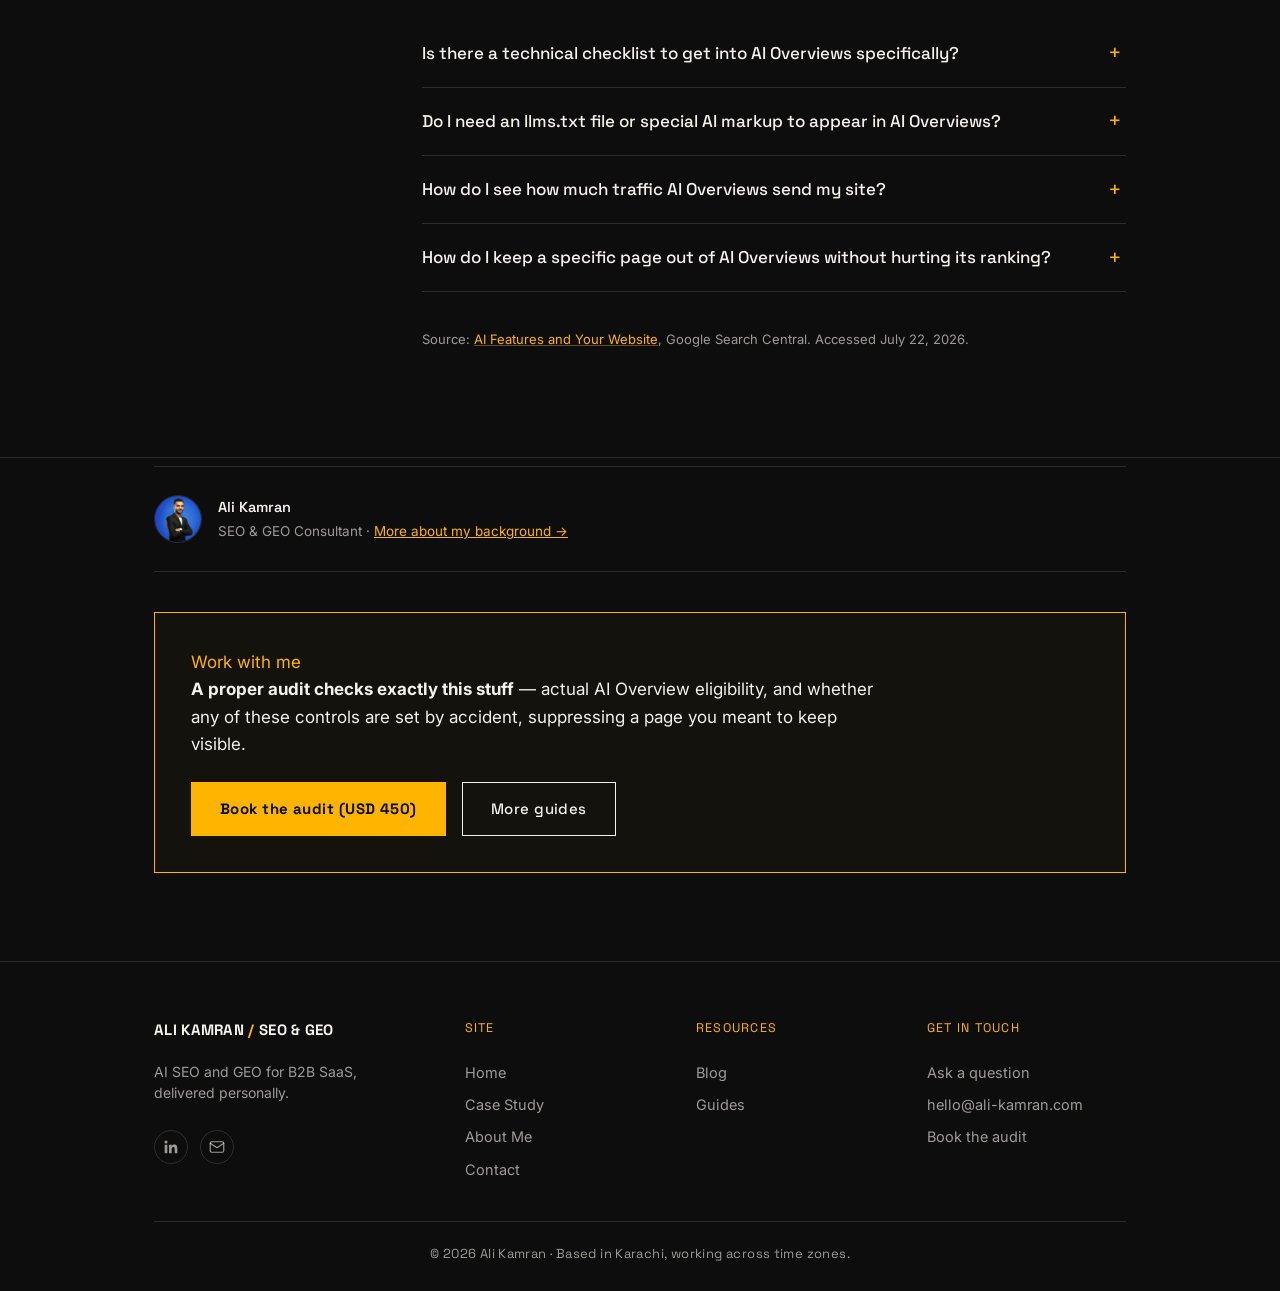
<file: guides/how-to-appear-in-ai-overviews-and-ai-mode.html>
<!DOCTYPE html>
<html lang="en">
<head>
<script type="text/javascript">
    (function(c,l,a,r,i,t,y){
        c[a]=c[a]||function(){(c[a].q=c[a].q||[]).push(arguments)};
        t=l.createElement(r);t.async=1;t.src="https://www.clarity.ms/tag/"+i;
        y=l.getElementsByTagName(r)[0];y.parentNode.insertBefore(t,y);
    })(window, document, "clarity", "script", "xpgxrgj1ap");
</script>
<meta charset="UTF-8">
<meta name="viewport" content="width=device-width, initial-scale=1.0">
<title>How to Appear in AI Overviews and AI Mode | Ali Kamran</title>
<meta name="description" content="A practical, source-checked guide to Google's own eligibility requirements, best practices, and measurement for AI Overviews and AI Mode, plus how to opt out with nosnippet, data-nosnippet, max-snippet, noindex and Google-Extended.">
<link rel="canonical" href="https://ali-kamran.com/guides/how-to-appear-in-ai-overviews-and-ai-mode.html">
<meta property="og:type" content="article">
<meta property="og:title" content="How to Appear in AI Overviews and AI Mode">
<meta property="og:description" content="A practical, source-checked guide to Google's own eligibility requirements, best practices, and measurement for AI Overviews and AI Mode, plus how to opt out if you'd rather not appear.">
<meta property="og:url" content="https://ali-kamran.com/guides/how-to-appear-in-ai-overviews-and-ai-mode.html">
<meta property="og:image" content="https://ali-kamran.com/og-image.png">
<meta property="og:image:width" content="1200">
<meta property="og:image:height" content="630">
<meta name="twitter:card" content="summary_large_image">
<meta name="twitter:image" content="https://ali-kamran.com/og-image.png">
<link rel="icon" href="data:image/svg+xml,%3Csvg xmlns='http://www.w3.org/2000/svg' viewBox='0 0 100 100'%3E%3Crect width='100' height='100' fill='%230d0d0d'/%3E%3Ctext x='50' y='68' font-family='Arial, sans-serif' font-size='52' font-weight='700' fill='%23ffb400' text-anchor='middle'%3EAK%3C/text%3E%3C/svg%3E">
<link rel="preconnect" href="https://fonts.googleapis.com">
<link rel="preconnect" href="https://fonts.gstatic.com" crossorigin>
<link href="https://fonts.googleapis.com/css2?family=Space+Grotesk:wght@400;500;700&family=Inter:wght@400;500;600&display=swap" rel="stylesheet">
<link rel="stylesheet" href="../styles.css">
<script async src="https://www.googletagmanager.com/gtag/js?id=G-4B6W08Q974"></script>
<script>
  window.dataLayer = window.dataLayer || [];
  function gtag(){dataLayer.push(arguments);}
  gtag('js', new Date());
  gtag('config', 'G-4B6W08Q974');
</script>
<script type="application/ld+json">
{
  "@context": "https://schema.org",
  "@type": "BlogPosting",
  "headline": "How to Appear in AI Overviews and AI Mode",
  "description": "A practical, source-checked guide to Google's own eligibility requirements, best practices, and measurement for AI Overviews and AI Mode, plus how to opt out with nosnippet, data-nosnippet, max-snippet, noindex and Google-Extended.",
  "author": {"@type": "Person", "name": "Ali Kamran", "url": "https://ali-kamran.com/about.html"},
  "publisher": {"@type": "Person", "name": "Ali Kamran", "url": "https://ali-kamran.com/"},
  "datePublished": "2026-07-22",
  "dateModified": "2026-07-22",
  "image": "https://ali-kamran.com/og-image.png",
  "mainEntityOfPage": {"@type": "WebPage", "@id": "https://ali-kamran.com/guides/how-to-appear-in-ai-overviews-and-ai-mode.html"}
}
</script>
<script type="application/ld+json">
{
  "@context": "https://schema.org",
  "@type": "FAQPage",
  "mainEntity": [
    {
      "@type": "Question",
      "name": "Is there a technical checklist to get into AI Overviews specifically?",
      "acceptedAnswer": {"@type": "Answer", "text": "No. Google states there are no additional technical requirements beyond normal Search eligibility: your page needs to be indexed, snippet-eligible, and meet standard Search technical requirements. Meeting all of that doesn't guarantee inclusion either — Google still decides case by case whether crawling, indexing, or serving a given page's content is warranted."}
    },
    {
      "@type": "Question",
      "name": "Do I need an llms.txt file or special AI markup to appear in AI Overviews?",
      "acceptedAnswer": {"@type": "Answer", "text": "No. Google's own documentation says: \"You don't need to create new machine readable files, AI text files, or markup to appear in these features.\" Standard SEO fundamentals, not a new file format, are what matter."}
    },
    {
      "@type": "Question",
      "name": "How do I see how much traffic AI Overviews send my site?",
      "acceptedAnswer": {"@type": "Answer", "text": "Search Console's Performance report includes AI Overview traffic under the \"Web\" search type, alongside regular search results. Google also notes that clicks arriving from results pages with AI Overviews tend to be higher quality, with users more likely to spend more time on the site."}
    },
    {
      "@type": "Question",
      "name": "How do I keep a specific page out of AI Overviews without hurting its ranking?",
      "acceptedAnswer": {"@type": "Answer", "text": "Use nosnippet on the page, or max-snippet with a character limit if partial quoting is acceptable, or data-nosnippet on just the sensitive section. Adding noindex removes the page from Search entirely, including its normal ranking, not just its AI Overview eligibility — that's usually the wrong tool for this specific goal."}
    }
  ]
}
</script>
<script type="application/ld+json">
{
  "@context": "https://schema.org",
  "@type": "BreadcrumbList",
  "itemListElement": [
    {"@type": "ListItem", "position": 1, "name": "Home", "item": "https://ali-kamran.com/"},
    {"@type": "ListItem", "position": 2, "name": "Guides", "item": "https://ali-kamran.com/guides.html"},
    {"@type": "ListItem", "position": 3, "name": "How to Appear in AI Overviews and AI Mode", "item": "https://ali-kamran.com/guides/how-to-appear-in-ai-overviews-and-ai-mode.html"}
  ]
}
</script>
</head>
<body>

<header>
  <div class="wrap nav">
    <a class="brand" href="../index.html">ALI KAMRAN <span>/</span> SEO & GEO</a>
    <ul class="nav-links" id="navLinks">
      <li><a href="../index.html">← Back to site</a></li>
      <li><a href="../case-study.html">Case Study</a></li>
      <li class="has-dropdown">
        <a href="../blog.html">Resources</a>
        <ul class="dropdown">
          <li><a href="../blog.html">Blog</a></li>
          <li><a href="../guides.html">Guides</a></li>
        </ul>
      </li>
      <li><a href="../about.html">About Me</a></li>
      <li><a href="../index.html#contact">Contact</a></li>
      <li class="nav-cta-item"><a class="nav-cta" href="https://calendly.com/ali-kamran035/30min" target="_blank" rel="noopener">Book the audit</a></li>
    </ul>
    <button class="nav-toggle" id="navToggle" aria-label="Toggle navigation" aria-expanded="false" aria-controls="navLinks">
      <span></span><span></span><span></span>
    </button>
  </div>
</header>

<main id="top">

  <section class="article-hero">
    <div class="wrap">
      <div class="article-hero-card">
        <div class="article-hero-pad">
          <div class="case-kicker">Guide</div>
          <h1>How to appear in AI Overviews and AI Mode</h1>
          <p class="dek">Google publishes exactly what determines whether your content can show up in AI Overviews and AI Mode, how to measure it, and how to opt a page out if you'd rather it didn't. Here's the whole thing, straight from the source, with nothing added that isn't there.</p>
          <div class="byline">
            <img class="byline-avatar" src="../headshot.jpeg" alt="Ali Kamran" width="40" height="40" loading="lazy">
            <div>
              <div class="byline-name">Written by <a href="../about.html">Ali Kamran</a></div>
              <div class="byline-role">SEO &amp; GEO Consultant · Published July 22, 2026 · 8 min read</div>
            </div>
          </div>
        </div>
        <div class="hero-banner-panel">
          <span class="hb-chip">Guide</span>
          <span class="hb-mark">AK</span>
        </div>
      </div>
    </div>
  </section>

  <section class="article-layout">
    <div class="wrap">
      <div class="article-grid">

        <aside class="toc-sticky">
          <div class="toc-label">Table of Contents</div>
          <ul>
            <li><a href="#source">The source, and why it matters</a></li>
            <li><a href="#how">How AI Overviews and AI Mode work</a></li>
            <li><a href="#appear">How to appear: the actual requirements</a></li>
            <li><a href="#measure">How to measure whether it's working</a></li>
            <li><a href="#optout">How to opt a page out</a></li>
            <li><a href="#troubleshoot">Troubleshooting a control that isn't taking effect</a></li>
            <li><a href="#faq">FAQ</a></li>
          </ul>
        </aside>

        <div class="article-body">

      <h2 id="source">The source, and why it matters</h2>
      <p>Everything in this guide is drawn from one page: Google's own <a href="https://developers.google.com/search/docs/appearance/ai-features" target="_blank" rel="noopener">AI Features and Your Website</a>, last confirmed live and current as of July 22, 2026. It's the closest thing Google publishes to a direct answer for "what do I actually need to do to appear in AI Overviews." Most of what circulates as "GEO advice" is a paraphrase of this page, several links removed from the source, sometimes with invented requirements bolted on. This is the unparaphrased version, organized as a working guide instead of a wall of prose.</p>
      <p>For the broader argument about why GEO is mostly SEO fundamentals and which popular tactics Google explicitly says do nothing, see the companion piece: <a href="../blog/what-google-says-about-ranking-in-ai-search.html">what Google actually says about ranking in AI answers</a>. This guide stays narrower and more operational: the specific requirements, the measurement, and the opt-out controls.</p>

      <h2 id="how">How AI Overviews and AI Mode work</h2>
      <p>Google draws a real distinction between the two features:</p>
      <ul>
        <li><b>AI Overviews</b> are "designed to show up on queries where they can add additional benefits beyond what people might already get on Search" — they help users grasp a topic quickly and offer jumping-off points to explore further.</li>
        <li><b>AI Mode</b> is "particularly helpful for queries where further exploration, reasoning, or complex comparisons are needed" — built for the kind of question that used to take several separate searches.</li>
      </ul>
      <p>Both can use <b>query fan-out</b>: running several related searches across subtopics to build the response, which is why they can surface "a wider and more diverse set of helpful links" than a single classic search result page. Google is explicit that the two features "may use different models and techniques, so the set of responses and links they show will vary" — there's no single unified "AI ranking" to optimize for.</p>

      <h2 id="appear">How to appear: the actual requirements</h2>
      <p>Two separate questions, and Google answers both directly.</p>

      <h3>Is there a special technical bar?</h3>
      <p>No. <i>"There are no additional requirements to appear in AI Overviews or AI Mode, nor other special optimizations necessary."</i> A page needs to clear the same bar as regular Search: indexed, snippet-eligible, meeting standard Search technical requirements. Google adds an important caveat on top of that: clearing every requirement <i>"doesn't mean that Google will crawl, index, or serve its content"</i> in an AI feature specifically — eligibility isn't a guarantee, it's a floor.</p>

      <h3>What's actually worth doing, then?</h3>
      <p>The same SEO fundamentals that help everywhere else in Search, restated for this context:</p>
      <ul>
        <li>Allow crawling via robots.txt — an accidentally blocked page can't be considered for anything.</li>
        <li>Use internal links so the page is actually discoverable.</li>
        <li>Provide a good page experience.</li>
        <li>Make the important content available as real text, not locked inside images or unrendered JavaScript.</li>
        <li>Support the page with quality images and video where relevant.</li>
        <li>Make sure structured data matches what's actually visible on the page.</li>
        <li>Keep Merchant Center and Business Profile information current, if either applies.</li>
      </ul>
      <p>And the line that undercuts most paid "AI optimization" packages: <i>"You don't need to create new machine readable files, AI text files, or markup to appear in these features."</i></p>

      <div class="box good">
        <span class="box-label">Worth noticing</span>
        <p>Nothing on this list is AI-specific. It's the same checklist a competent technical SEO audit already covers. That's Google's point, not mine.</p>
      </div>

      <h2 id="measure">How to measure whether it's working</h2>
      <p>AI feature traffic isn't hidden in a separate tool. It shows up in <b>Search Console's Performance report, under the "Web" search type</b>, alongside your regular organic results. Worth watching specifically: Google notes that <i>"when people click from search results pages with AI Overviews, these clicks are higher quality"</i> — users arriving this way are more likely to spend more time on the site. Rankings and impressions can hold steady or climb while click-through rate falls, which is often the AI Overview absorbing the query before it reaches you rather than a ranking problem. I wrote about that exact pattern, and the fix that isn't a "GEO trick," in the <a href="../case-study.html">full case study</a>.</p>

      <h2 id="optout">How to opt a page out</h2>
      <p>The reverse question: a page ranks and you're fine with that, but you don't want it quoted, summarized, or used as raw material for an AI-generated answer. Google gives you precise, separate levers for this, documented on the same page plus its <a href="https://developers.google.com/search/docs/crawling-indexing/robots-meta-tag" target="_blank" rel="noopener">robots meta tag reference</a>:</p>
      <ul>
        <li><b>nosnippet</b> — page-level. Blocks the page from being used as a snippet or as a direct input to AI Overviews and AI Mode, while it can still rank and appear as a link.</li>
        <li><b>max-snippet:[number]</b> — a character limit instead of an on/off switch. Some quoting allowed, not the whole page as raw material.</li>
        <li><b>data-nosnippet</b> — an HTML attribute on a specific <code>span</code>, <code>div</code>, or <code>section</code>. Protects one part of a page (pricing, a disclaimer) while the rest stays fully eligible.</li>
        <li><b>noindex</b> — removes the page from Search entirely, AI features included. The most common mistake: reaching for this to solve a snippet problem, which also deletes the page's normal ranking traffic in the process.</li>
        <li><b>Google-Extended</b> — a robots.txt token, unrelated to the four above. It only controls whether a page can be used to train or ground Gemini models elsewhere in Google's systems. Google states directly it <i>"does not impact a site's inclusion in Google Search nor is it used as a ranking signal in Google Search."</i> Blocking it has no effect on AI Overview or AI Mode eligibility, since both pull through the regular Googlebot path, not through Google-Extended.</li>
      </ul>

      <div class="box warn">
        <span class="box-label">The mistake I see most often</span>
        <p>Someone wants a page to keep ranking but never get quoted in an AI answer, and sets noindex. That removes the page from Search altogether — the ranking traffic disappears with the AI summary. nosnippet, max-snippet, or data-nosnippet solve that specific problem without touching the page's ranking eligibility. The reverse mistake also happens: setting Google-Extended and assuming it opts the page out of AI Overviews. It doesn't — that's a training-data control, not a Search-visibility control.</p>
      </div>

      <h2 id="troubleshoot">Troubleshooting a control that isn't taking effect</h2>
      <p>If you've set nosnippet, max-snippet, or noindex and the change doesn't seem to be reflected, Google's documented process is:</p>
      <ol>
        <li>Verify the tag is implemented correctly using the URL Inspection Tool in Search Console.</li>
        <li>Allow time for recrawling — Google notes this can take anywhere from several days to a few months.</li>
        <li>If you changed the tag after it was already crawled, request a recrawl through Search Console rather than waiting indefinitely.</li>
        <li>If it still isn't taking effect after that, Google's own next step is posting in the Search Central Help Community.</li>
      </ol>
      <p>Checking that none of these directives are set by accident — a stray noindex from a staging build, a nosnippet left on by a plugin default, a Google-Extended block someone added without knowing what it does — is a standard part of a technical audit. It catches pages quietly suppressed that you actually wanted visible, just as often as it catches the reverse.</p>

      <div class="box info" id="faq">
        <span class="box-label">FAQ</span>
      </div>

      <div class="faq">
        <details>
          <summary>Is there a technical checklist to get into AI Overviews specifically?</summary>
          <div class="answer">No. Google states there are no additional technical requirements beyond normal Search eligibility: your page needs to be indexed, snippet-eligible, and meet standard Search technical requirements. Meeting all of that doesn't guarantee inclusion either — Google still decides case by case whether crawling, indexing, or serving a given page's content is warranted.</div>
        </details>
        <details>
          <summary>Do I need an llms.txt file or special AI markup to appear in AI Overviews?</summary>
          <div class="answer">No. Google's own documentation says: "You don't need to create new machine readable files, AI text files, or markup to appear in these features." Standard SEO fundamentals, not a new file format, are what matter.</div>
        </details>
        <details>
          <summary>How do I see how much traffic AI Overviews send my site?</summary>
          <div class="answer">Search Console's Performance report includes AI Overview traffic under the "Web" search type, alongside regular search results. Google also notes that clicks arriving from results pages with AI Overviews tend to be higher quality, with users more likely to spend more time on the site.</div>
        </details>
        <details>
          <summary>How do I keep a specific page out of AI Overviews without hurting its ranking?</summary>
          <div class="answer">Use nosnippet on the page, or max-snippet with a character limit if partial quoting is acceptable, or data-nosnippet on just the sensitive section. Adding noindex removes the page from Search entirely, including its normal ranking, not just its AI Overview eligibility — that's usually the wrong tool for this specific goal.</div>
        </details>
      </div>

      <p style="font-size:13px;color:var(--dim);margin-top:36px;">Source: <a href="https://developers.google.com/search/docs/appearance/ai-features" target="_blank" rel="noopener">AI Features and Your Website</a>, Google Search Central. Accessed July 22, 2026.</p>

        </div>
      </div>
    </div>
  </section>

  <section class="article-endcap">
    <div class="wrap">
      <div class="author-strip">
        <img src="../headshot.jpeg" alt="Ali Kamran" loading="lazy">
        <div>
          <div class="name">Ali Kamran</div>
          <div class="role">SEO &amp; GEO Consultant · <a href="../about.html" style="color:var(--gold);">More about my background →</a></div>
        </div>
      </div>

      <div class="takeaway">
        <span class="box-label">Work with me</span>
        <p style="margin-bottom:24px;">
          <b style="color:var(--paper);">A proper audit checks exactly this stuff</b>
          — actual AI Overview eligibility, and whether any of these controls are set by accident, suppressing a page you meant to keep visible.
        </p>
        <div class="cta-row">
          <a class="btn gold" href="https://calendly.com/ali-kamran035/30min" target="_blank" rel="noopener">Book the audit (USD 450)</a>
          <a class="btn ghost" href="../guides.html">More guides</a>
        </div>
      </div>
    </div>
  </section>

</main>

<footer>
  <div class="wrap">
    <div class="footer-grid">
      <div class="footer-col footer-brand-col">
        <div class="footer-brand">ALI KAMRAN <span>/</span> SEO & GEO</div>
        <p class="footer-tagline">AI SEO and GEO for B2B SaaS, delivered personally.</p>
        <div class="social-icons">
          <a href="https://www.linkedin.com/in/ali-kamran-/" target="_blank" rel="noopener" aria-label="LinkedIn">
            <svg viewBox="0 0 24 24" width="18" height="18" fill="currentColor" aria-hidden="true"><path d="M20.45 20.45h-3.55v-5.57c0-1.33-.02-3.03-1.85-3.03-1.85 0-2.14 1.45-2.14 2.94v5.66H9.36V9h3.41v1.56h.05c.47-.9 1.63-1.85 3.36-1.85 3.6 0 4.27 2.37 4.27 5.45v6.29zM5.34 7.43a2.06 2.06 0 1 1 0-4.12 2.06 2.06 0 0 1 0 4.12zM7.12 20.45H3.56V9h3.56v11.45z"/></svg>
          </a>
          <a href="mailto:hello@ali-kamran.com" aria-label="Email">
            <svg viewBox="0 0 24 24" width="18" height="18" fill="none" stroke="currentColor" stroke-width="1.6" stroke-linecap="round" stroke-linejoin="round" aria-hidden="true"><rect x="3" y="5" width="18" height="14" rx="2"></rect><path d="M3 7l9 6 9-6"></path></svg>
          </a>
        </div>
      </div>
      <div class="footer-col">
        <div class="footer-heading">Site</div>
        <a href="../index.html">Home</a>
        <a href="../case-study.html">Case Study</a>
        <a href="../about.html">About Me</a>
        <a href="../index.html#contact">Contact</a>
      </div>
      <div class="footer-col">
        <div class="footer-heading">Resources</div>
        <a href="../blog.html">Blog</a>
        <a href="../guides.html">Guides</a>
      </div>
      <div class="footer-col">
        <div class="footer-heading">Get in touch</div>
        <a href="../ask.html">Ask a question</a>
        <a href="mailto:hello@ali-kamran.com">hello@ali-kamran.com</a>
        <a href="https://calendly.com/ali-kamran035/30min" target="_blank" rel="noopener">Book the audit</a>
      </div>
    </div>
    <div class="footer-bottom">
      <div class="foot-line">&copy; 2026 Ali Kamran &middot; Based in Karachi, working across time zones.</div>
    </div>
  </div>
</footer>

<script src="../nav.js" defer></script>
</body>
</html>
</file>
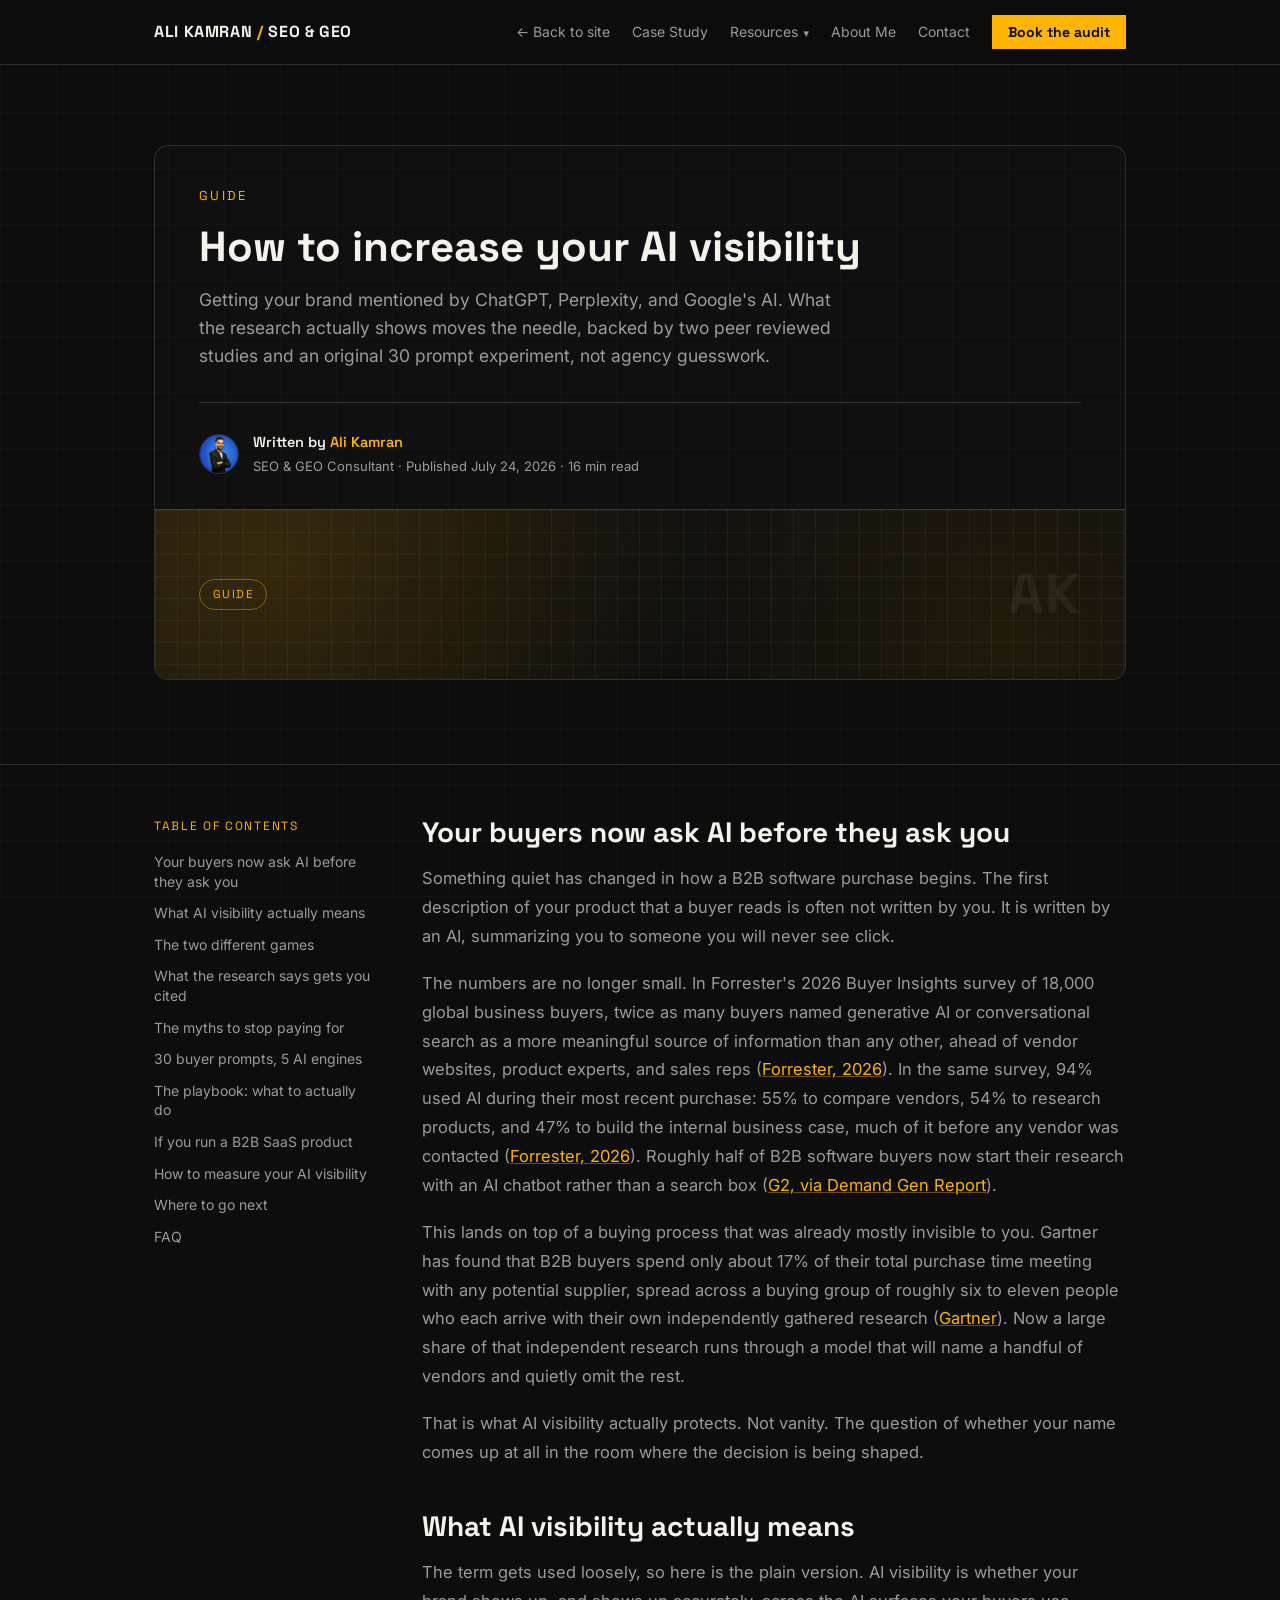
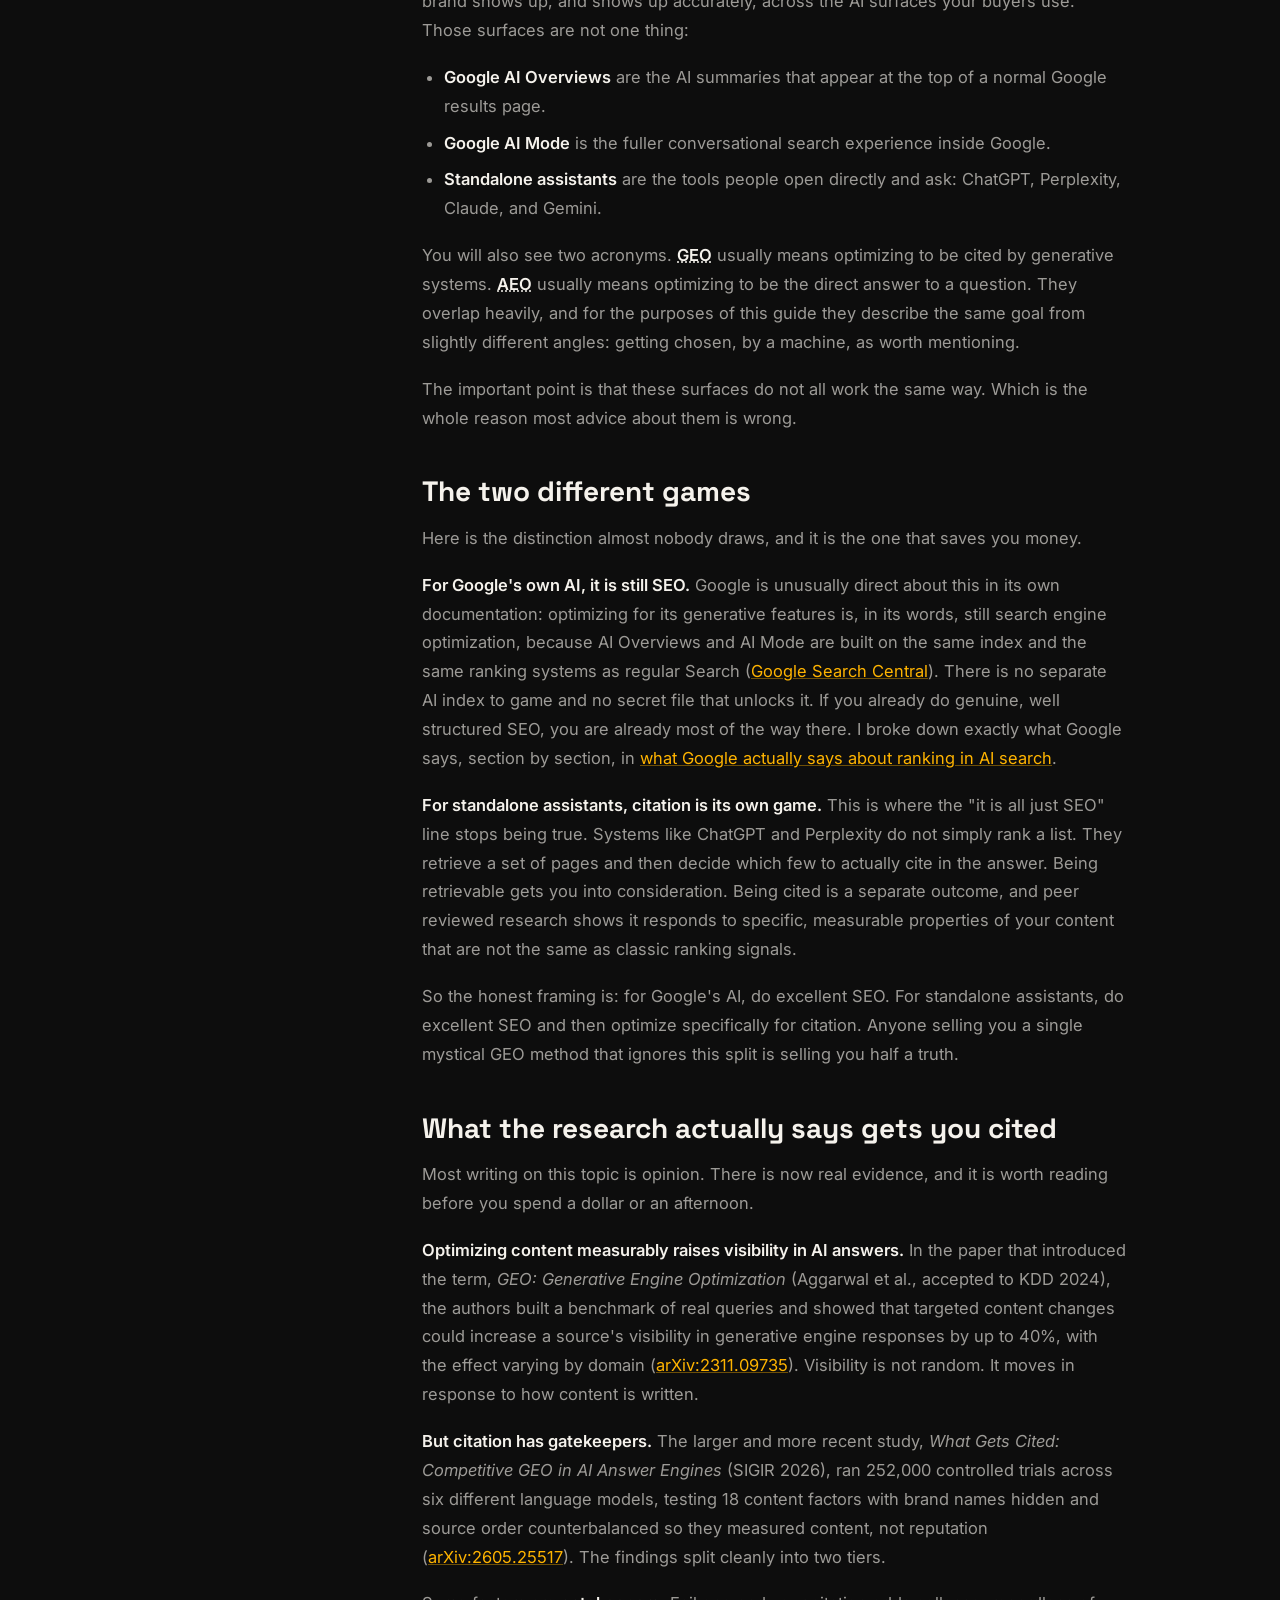
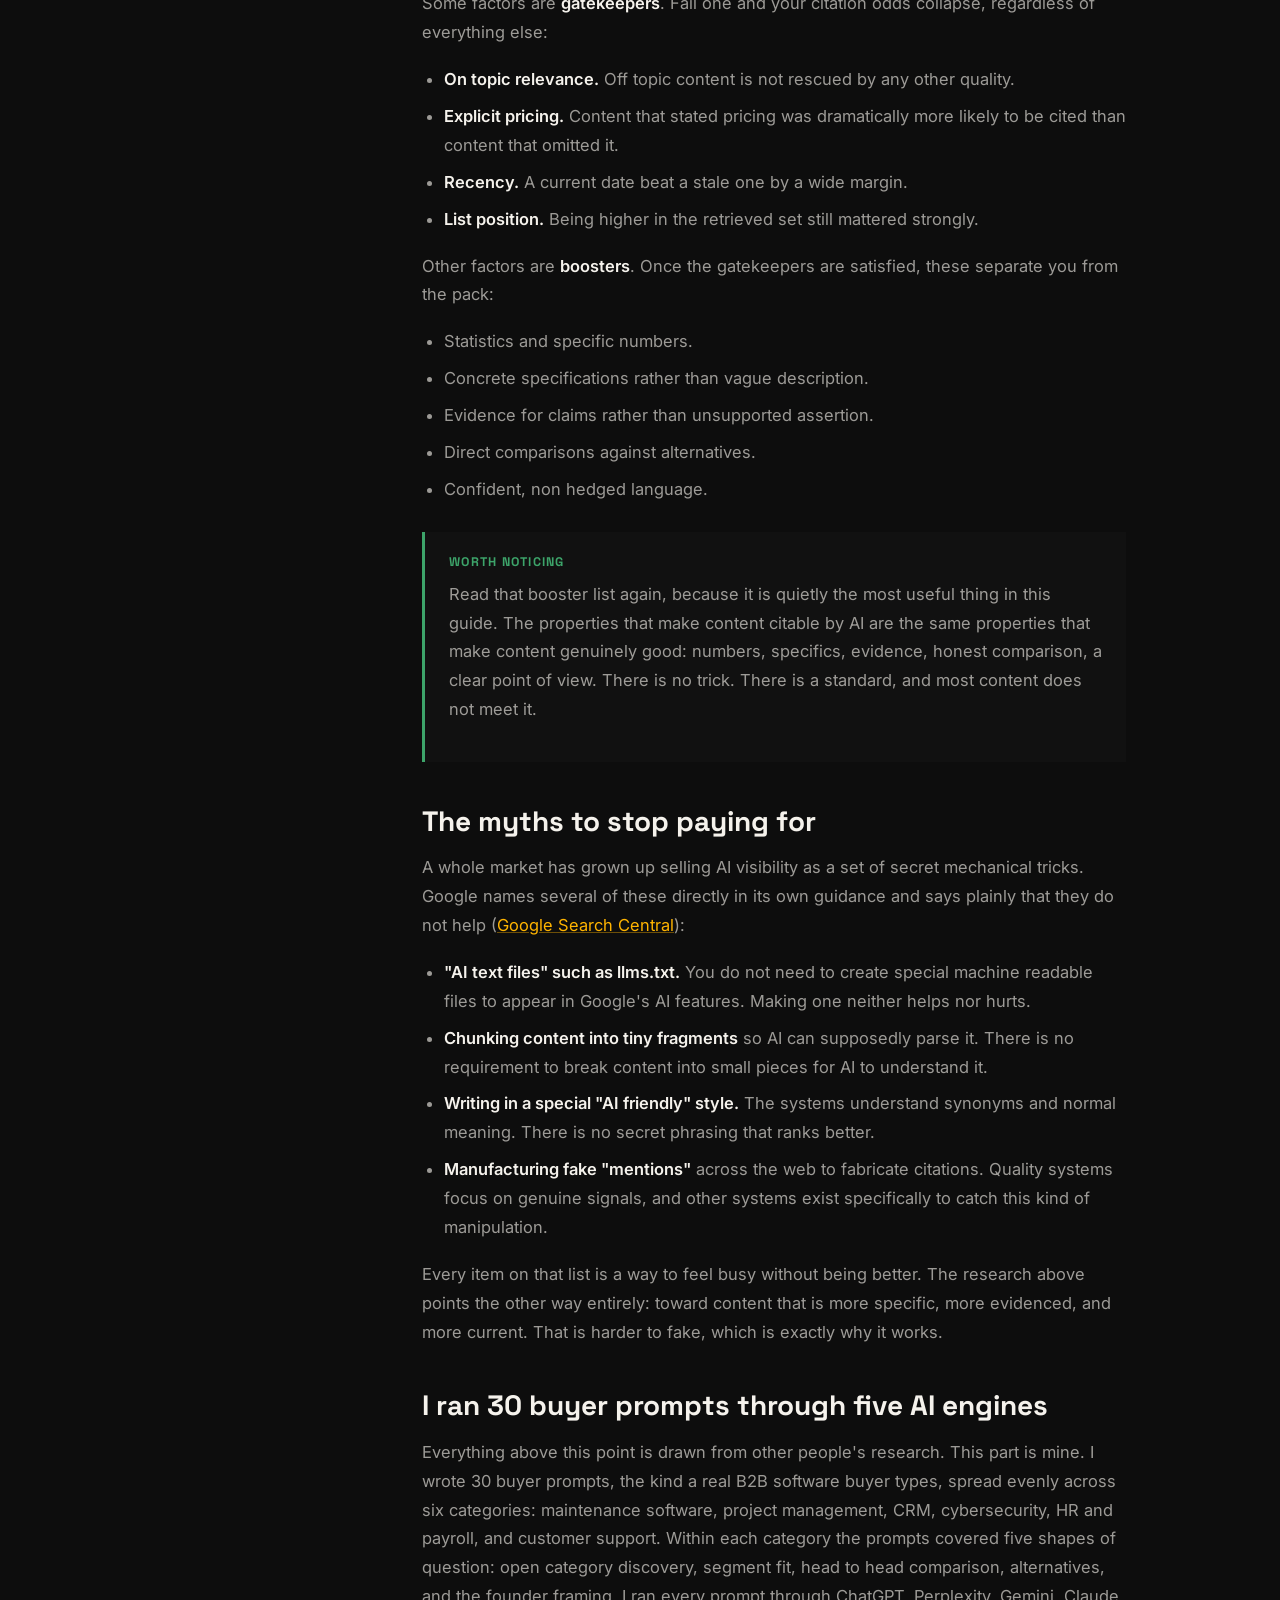
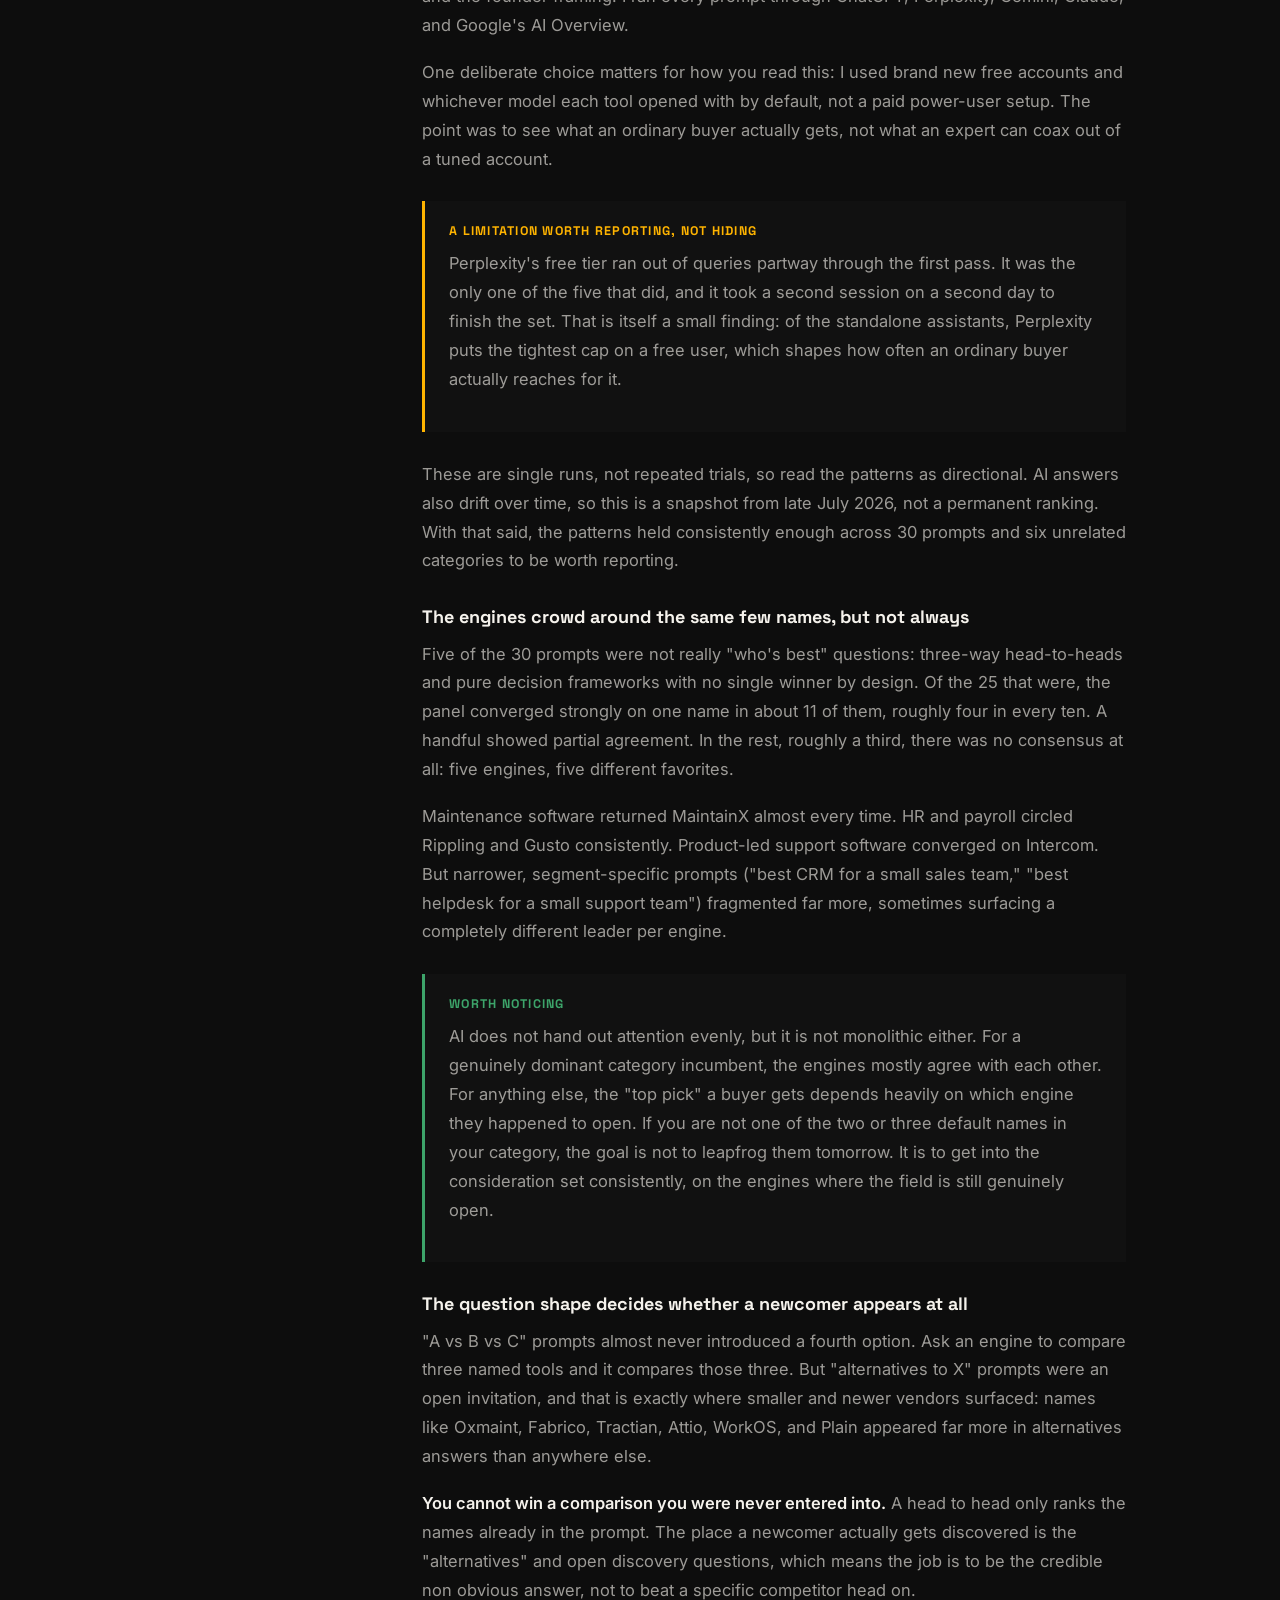
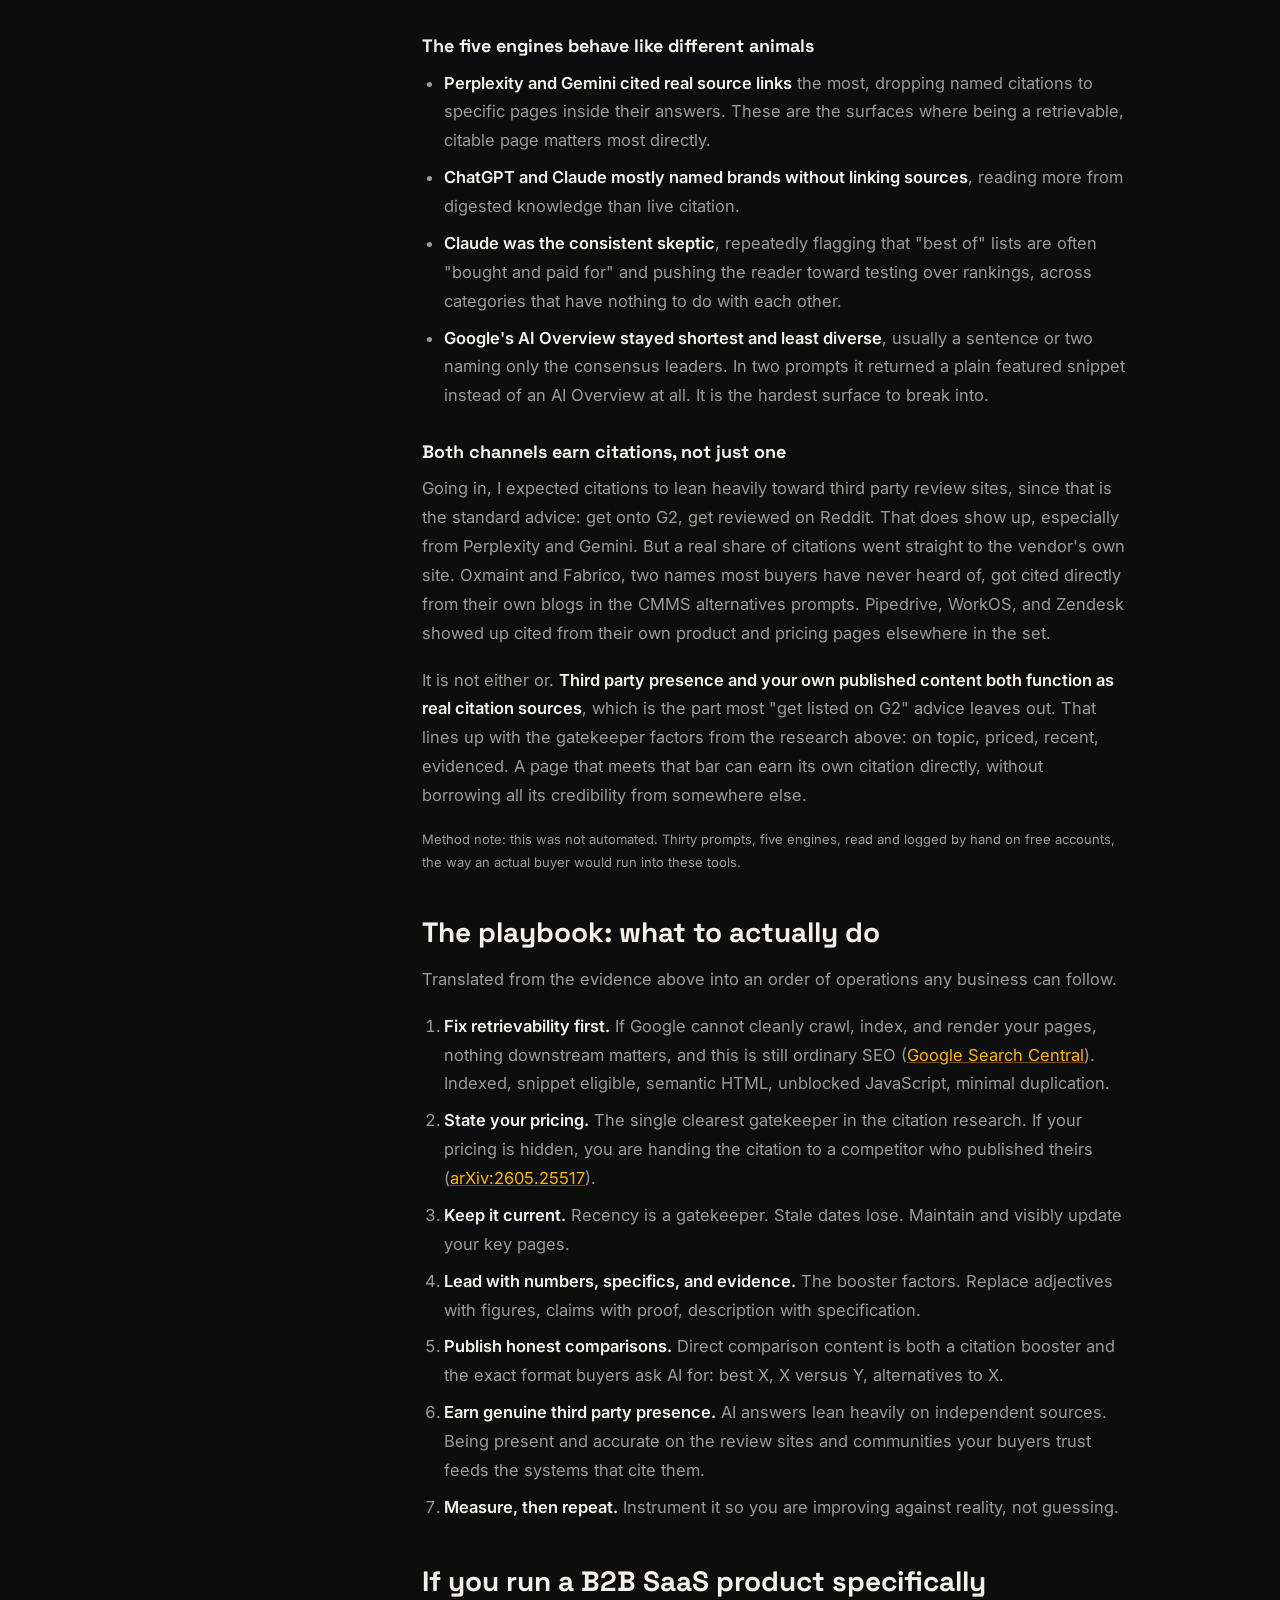
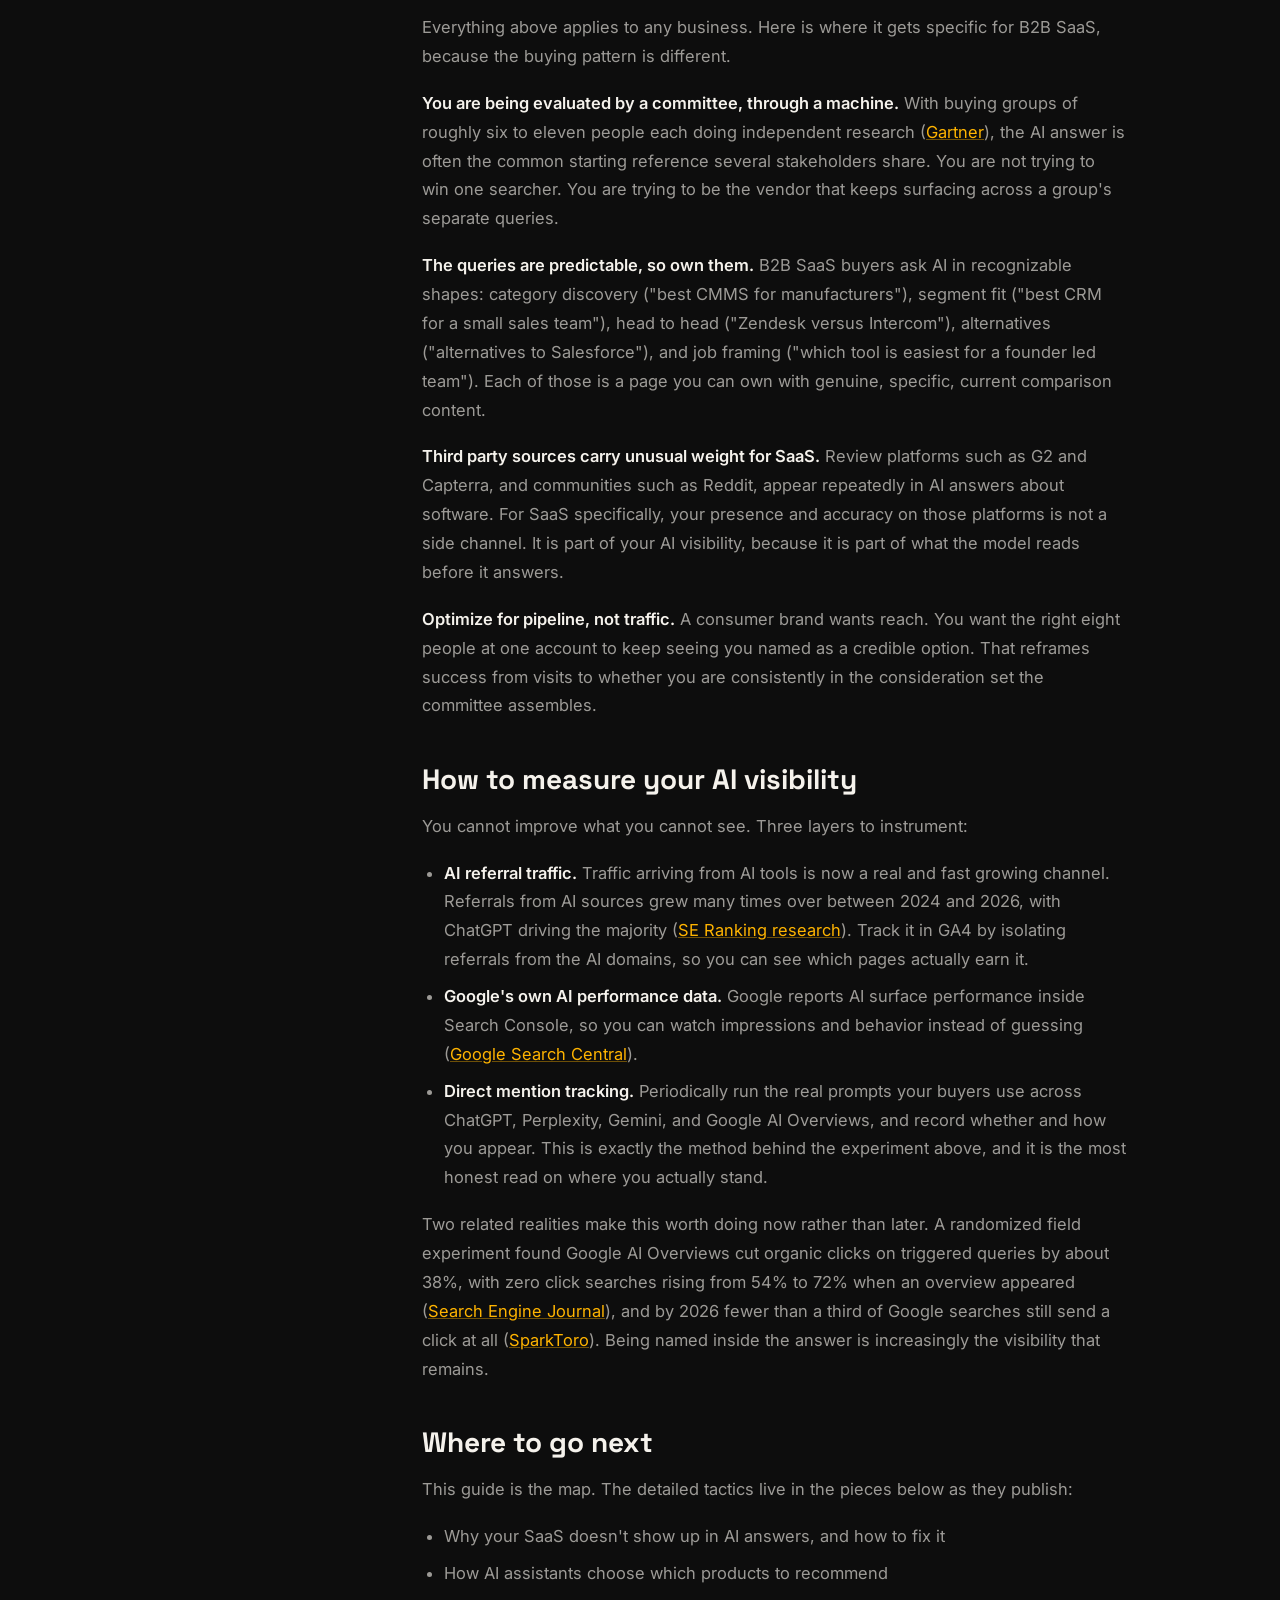
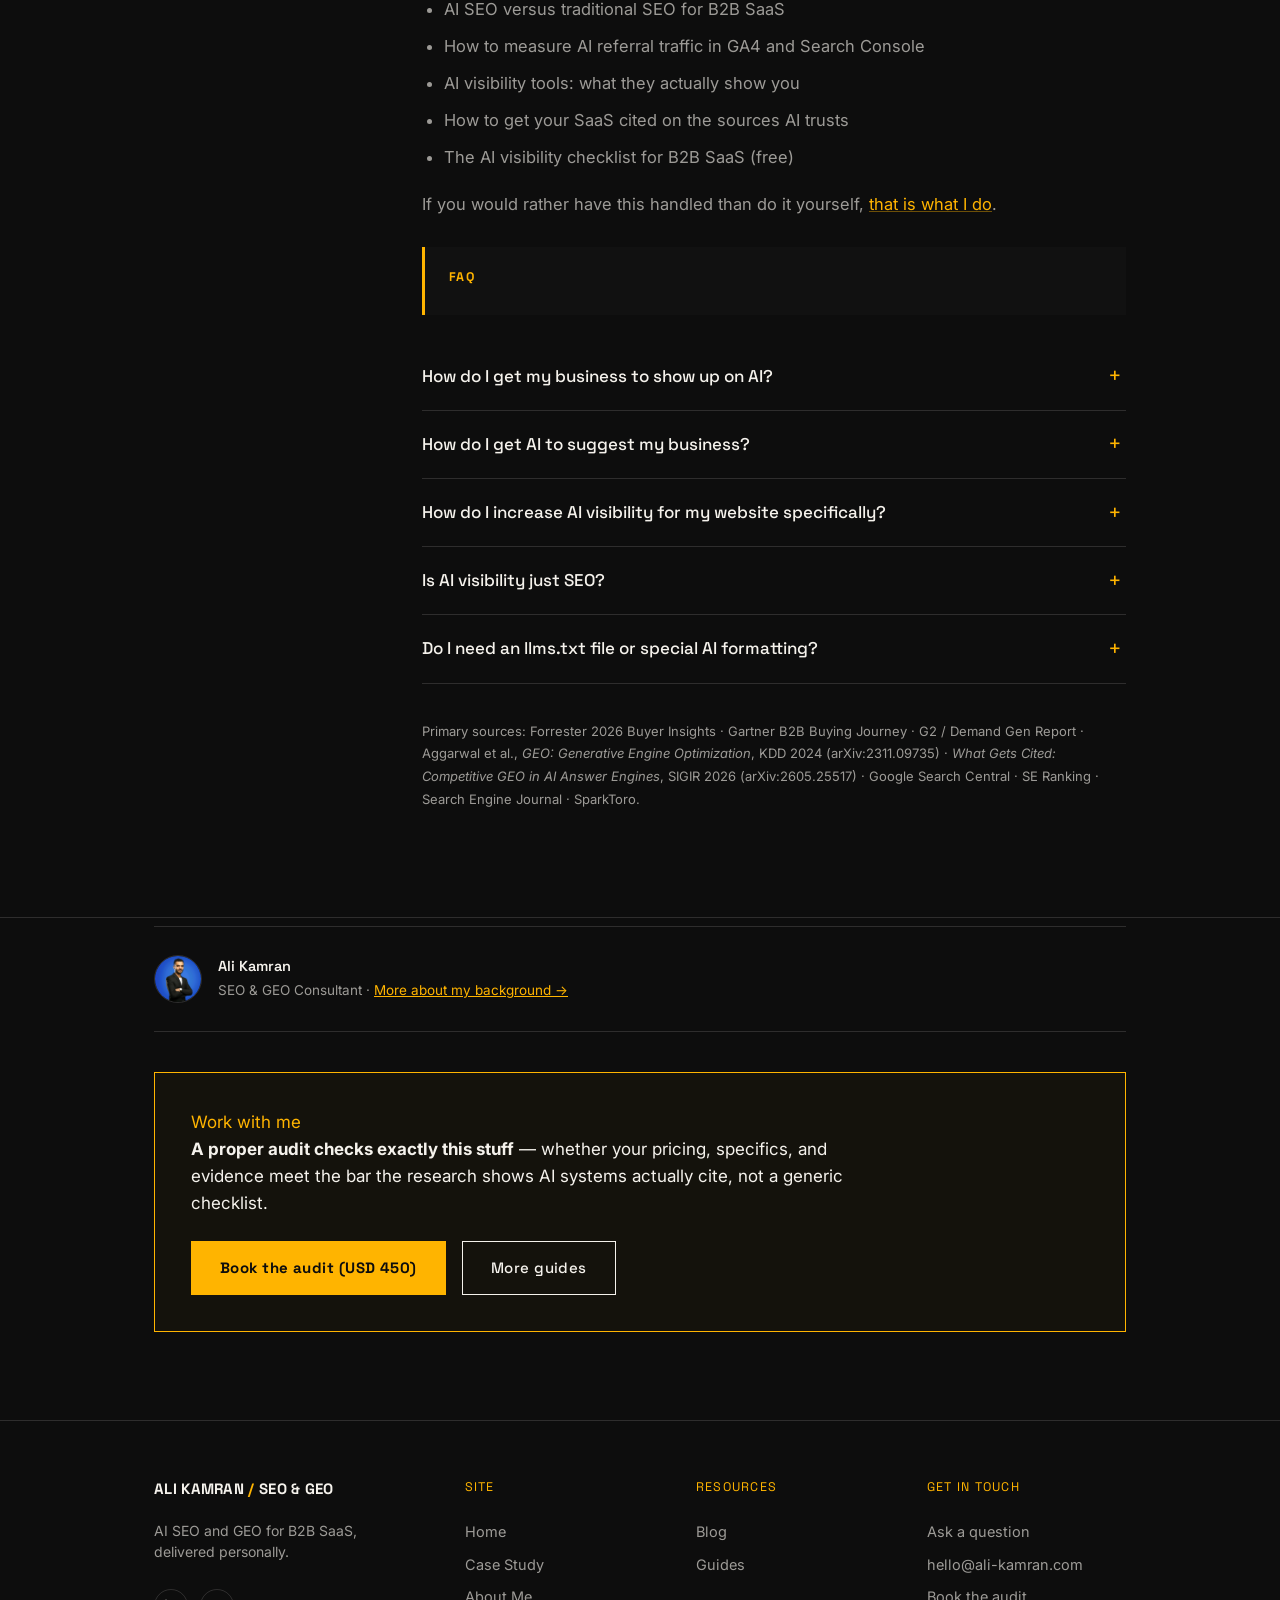
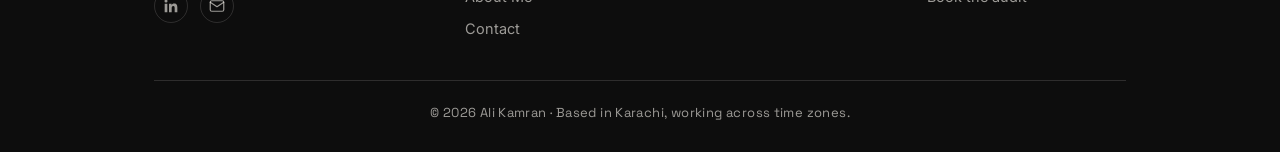
<file: guides/how-to-increase-ai-visibility.html>
<!DOCTYPE html>
<html lang="en">
<head>
<script type="text/javascript">
    (function(c,l,a,r,i,t,y){
        c[a]=c[a]||function(){(c[a].q=c[a].q||[]).push(arguments)};
        t=l.createElement(r);t.async=1;t.src="https://www.clarity.ms/tag/"+i;
        y=l.getElementsByTagName(r)[0];y.parentNode.insertBefore(t,y);
    })(window, document, "clarity", "script", "xpgxrgj1ap");
</script>
<meta charset="UTF-8">
<meta name="viewport" content="width=device-width, initial-scale=1.0">
<title>How to Increase Your AI Visibility in 2026 | Ali Kamran</title>
<meta name="description" content="Your buyers now ask AI who to trust before they reach your site. Here is what the research shows actually gets a brand mentioned in ChatGPT, Perplexity, and Google's AI, and what to ignore.">
<link rel="canonical" href="https://ali-kamran.com/guides/how-to-increase-ai-visibility.html">
<meta property="og:type" content="article">
<meta property="og:title" content="How to Increase Your AI Visibility in 2026">
<meta property="og:description" content="Your buyers now ask AI who to trust before they reach your site. Here is what the research shows actually gets a brand mentioned in ChatGPT, Perplexity, and Google's AI, and what to ignore.">
<meta property="og:url" content="https://ali-kamran.com/guides/how-to-increase-ai-visibility.html">
<meta property="og:image" content="https://ali-kamran.com/og-image.png">
<meta property="og:image:width" content="1200">
<meta property="og:image:height" content="630">
<meta name="twitter:card" content="summary_large_image">
<meta name="twitter:image" content="https://ali-kamran.com/og-image.png">
<link rel="icon" href="data:image/svg+xml,%3Csvg xmlns='http://www.w3.org/2000/svg' viewBox='0 0 100 100'%3E%3Crect width='100' height='100' fill='%230d0d0d'/%3E%3Ctext x='50' y='68' font-family='Arial, sans-serif' font-size='52' font-weight='700' fill='%23ffb400' text-anchor='middle'%3EAK%3C/text%3E%3C/svg%3E">
<link rel="preconnect" href="https://fonts.googleapis.com">
<link rel="preconnect" href="https://fonts.gstatic.com" crossorigin>
<link href="https://fonts.googleapis.com/css2?family=Space+Grotesk:wght@400;500;700&family=Inter:wght@400;500;600&display=swap" rel="stylesheet">
<link rel="stylesheet" href="../styles.css">
<script async src="https://www.googletagmanager.com/gtag/js?id=G-4B6W08Q974"></script>
<script>
  window.dataLayer = window.dataLayer || [];
  function gtag(){dataLayer.push(arguments);}
  gtag('js', new Date());
  gtag('config', 'G-4B6W08Q974');
</script>
<script type="application/ld+json">
{
  "@context": "https://schema.org",
  "@type": "BlogPosting",
  "headline": "How to Increase Your AI Visibility: Getting Your Brand Mentioned by ChatGPT, Perplexity, and Google's AI",
  "description": "Your buyers now ask AI who to trust before they reach your site. Here is what the research shows actually gets a brand mentioned in ChatGPT, Perplexity, and Google's AI, and what to ignore.",
  "author": {"@type": "Person", "name": "Ali Kamran", "url": "https://ali-kamran.com/about.html"},
  "publisher": {"@type": "Person", "name": "Ali Kamran", "url": "https://ali-kamran.com/"},
  "datePublished": "2026-07-24",
  "dateModified": "2026-07-24",
  "image": "https://ali-kamran.com/og-image.png",
  "mainEntityOfPage": {"@type": "WebPage", "@id": "https://ali-kamran.com/guides/how-to-increase-ai-visibility.html"}
}
</script>
<script type="application/ld+json">
{
  "@context": "https://schema.org",
  "@type": "FAQPage",
  "mainEntity": [
    {
      "@type": "Question",
      "name": "How do I get my business to show up on AI?",
      "acceptedAnswer": {"@type": "Answer", "text": "Make sure your key pages are cleanly indexable by Google, state concrete details like pricing, keep them current, and publish specific, evidenced, comparison style content. For standalone assistants, also build accurate presence on the third party sites and communities they cite."}
    },
    {
      "@type": "Question",
      "name": "How do I get AI to suggest my business?",
      "acceptedAnswer": {"@type": "Answer", "text": "Being suggested is a citation decision, and citation responds to specific content properties: on topic relevance, explicit pricing, recency, and supporting evidence and statistics, per controlled research across six models. Meet those and you move from retrievable to recommended."}
    },
    {
      "@type": "Question",
      "name": "How do I increase AI visibility for my website specifically?",
      "acceptedAnswer": {"@type": "Answer", "text": "Start with retrievability, since Google's AI uses the same index as Search, then add the citation boosters: statistics, specifications, evidence, and direct comparisons. It is ordinary SEO plus a deliberate layer of specificity and evidence."}
    },
    {
      "@type": "Question",
      "name": "Is AI visibility just SEO?",
      "acceptedAnswer": {"@type": "Answer", "text": "For Google's AI Overviews and AI Mode, largely yes, by Google's own account. For standalone assistants like ChatGPT and Perplexity, no: citation is a separate outcome with its own measurable factors."}
    },
    {
      "@type": "Question",
      "name": "Do I need an llms.txt file or special AI formatting?",
      "acceptedAnswer": {"@type": "Answer", "text": "No. Google states these are not required and do not confer an advantage. Spend the effort on content quality instead."}
    }
  ]
}
</script>
<script type="application/ld+json">
{
  "@context": "https://schema.org",
  "@type": "BreadcrumbList",
  "itemListElement": [
    {"@type": "ListItem", "position": 1, "name": "Home", "item": "https://ali-kamran.com/"},
    {"@type": "ListItem", "position": 2, "name": "Guides", "item": "https://ali-kamran.com/guides.html"},
    {"@type": "ListItem", "position": 3, "name": "How to Increase Your AI Visibility", "item": "https://ali-kamran.com/guides/how-to-increase-ai-visibility.html"}
  ]
}
</script>
</head>
<body>

<header>
  <div class="wrap nav">
    <a class="brand" href="../index.html">ALI KAMRAN <span>/</span> SEO & GEO</a>
    <ul class="nav-links" id="navLinks">
      <li><a href="../index.html">← Back to site</a></li>
      <li><a href="../case-study.html">Case Study</a></li>
      <li class="has-dropdown">
        <a href="../blog.html">Resources</a>
        <ul class="dropdown">
          <li><a href="../blog.html">Blog</a></li>
          <li><a href="../guides.html">Guides</a></li>
        </ul>
      </li>
      <li><a href="../about.html">About Me</a></li>
      <li><a href="../index.html#contact">Contact</a></li>
      <li class="nav-cta-item"><a class="nav-cta" href="https://calendly.com/ali-kamran035/30min" target="_blank" rel="noopener">Book the audit</a></li>
    </ul>
    <button class="nav-toggle" id="navToggle" aria-label="Toggle navigation" aria-expanded="false" aria-controls="navLinks">
      <span></span><span></span><span></span>
    </button>
  </div>
</header>

<main id="top">

  <section class="article-hero">
    <div class="wrap">
      <div class="article-hero-card">
        <div class="article-hero-pad">
          <div class="case-kicker">Guide</div>
          <h1>How to increase your AI visibility</h1>
          <p class="dek">Getting your brand mentioned by ChatGPT, Perplexity, and Google's AI. What the research actually shows moves the needle, backed by two peer reviewed studies and an original 30 prompt experiment, not agency guesswork.</p>
          <div class="byline">
            <img class="byline-avatar" src="../headshot.jpeg" alt="Ali Kamran" width="40" height="40" loading="lazy">
            <div>
              <div class="byline-name">Written by <a href="../about.html">Ali Kamran</a></div>
              <div class="byline-role">SEO &amp; GEO Consultant · Published July 24, 2026 · 16 min read</div>
            </div>
          </div>
        </div>
        <div class="hero-banner-panel">
          <span class="hb-chip">Guide</span>
          <span class="hb-mark">AK</span>
        </div>
      </div>
    </div>
  </section>

  <section class="article-layout">
    <div class="wrap">
      <div class="article-grid">

        <aside class="toc-sticky">
          <div class="toc-label">Table of Contents</div>
          <ul>
            <li><a href="#buyers">Your buyers now ask AI before they ask you</a></li>
            <li><a href="#means">What AI visibility actually means</a></li>
            <li><a href="#twogames">The two different games</a></li>
            <li><a href="#research">What the research says gets you cited</a></li>
            <li><a href="#myths">The myths to stop paying for</a></li>
            <li><a href="#experiment">30 buyer prompts, 5 AI engines</a></li>
            <li><a href="#playbook">The playbook: what to actually do</a></li>
            <li><a href="#saas">If you run a B2B SaaS product</a></li>
            <li><a href="#measure">How to measure your AI visibility</a></li>
            <li><a href="#next">Where to go next</a></li>
            <li><a href="#faq">FAQ</a></li>
          </ul>
        </aside>

        <div class="article-body">

      <h2 id="buyers">Your buyers now ask AI before they ask you</h2>
      <p>Something quiet has changed in how a B2B software purchase begins. The first description of your product that a buyer reads is often not written by you. It is written by an AI, summarizing you to someone you will never see click.</p>
      <p>The numbers are no longer small. In Forrester's 2026 Buyer Insights survey of 18,000 global business buyers, twice as many buyers named generative AI or conversational search as a more meaningful source of information than any other, ahead of vendor websites, product experts, and sales reps (<a href="https://www.forrester.com/press-newsroom/forrester-2026-the-state-of-business-buying/" target="_blank" rel="noopener">Forrester, 2026</a>). In the same survey, 94% used AI during their most recent purchase: 55% to compare vendors, 54% to research products, and 47% to build the internal business case, much of it before any vendor was contacted (<a href="https://www.forrester.com/press-newsroom/forrester-2026-the-state-of-business-buying/" target="_blank" rel="noopener">Forrester, 2026</a>). Roughly half of B2B software buyers now start their research with an AI chatbot rather than a search box (<a href="https://www.demandgenreport.com/industry-news/news-brief/half-of-b2b-software-buyers-now-start-their-research-with-ai-chatbots-g2/52737/" target="_blank" rel="noopener">G2, via Demand Gen Report</a>).</p>
      <p>This lands on top of a buying process that was already mostly invisible to you. Gartner has found that B2B buyers spend only about 17% of their total purchase time meeting with any potential supplier, spread across a buying group of roughly six to eleven people who each arrive with their own independently gathered research (<a href="https://www.gartner.com/en/sales/insights/b2b-buying-journey" target="_blank" rel="noopener">Gartner</a>). Now a large share of that independent research runs through a model that will name a handful of vendors and quietly omit the rest.</p>
      <p>That is what AI visibility actually protects. Not vanity. The question of whether your name comes up at all in the room where the decision is being shaped.</p>

      <h2 id="means">What AI visibility actually means</h2>
      <p>The term gets used loosely, so here is the plain version. AI visibility is whether your brand shows up, and shows up accurately, across the AI surfaces your buyers use. Those surfaces are not one thing:</p>
      <ul>
        <li><b>Google AI Overviews</b> are the AI summaries that appear at the top of a normal Google results page.</li>
        <li><b>Google AI Mode</b> is the fuller conversational search experience inside Google.</li>
        <li><b>Standalone assistants</b> are the tools people open directly and ask: ChatGPT, Perplexity, Claude, and Gemini.</li>
      </ul>
      <p>You will also see two acronyms. <b><abbr class="term" title="Generative Engine Optimization: optimizing to be cited by generative AI systems.">GEO</abbr></b> usually means optimizing to be cited by generative systems. <b><abbr class="term" title="Answer Engine Optimization: optimizing to be the direct answer to a question.">AEO</abbr></b> usually means optimizing to be the direct answer to a question. They overlap heavily, and for the purposes of this guide they describe the same goal from slightly different angles: getting chosen, by a machine, as worth mentioning.</p>
      <p>The important point is that these surfaces do not all work the same way. Which is the whole reason most advice about them is wrong.</p>

      <h2 id="twogames">The two different games</h2>
      <p>Here is the distinction almost nobody draws, and it is the one that saves you money.</p>
      <p><b>For Google's own AI, it is still SEO.</b> Google is unusually direct about this in its own documentation: optimizing for its generative features is, in its words, still search engine optimization, because AI Overviews and AI Mode are built on the same index and the same ranking systems as regular Search (<a href="https://developers.google.com/search/docs/fundamentals/ai-optimization-guide" target="_blank" rel="noopener">Google Search Central</a>). There is no separate AI index to game and no secret file that unlocks it. If you already do genuine, well structured SEO, you are already most of the way there. I broke down exactly what Google says, section by section, in <a href="../blog/what-google-says-about-ranking-in-ai-search.html">what Google actually says about ranking in AI search</a>.</p>
      <p><b>For standalone assistants, citation is its own game.</b> This is where the "it is all just SEO" line stops being true. Systems like ChatGPT and Perplexity do not simply rank a list. They retrieve a set of pages and then decide which few to actually cite in the answer. Being retrievable gets you into consideration. Being cited is a separate outcome, and peer reviewed research shows it responds to specific, measurable properties of your content that are not the same as classic ranking signals.</p>
      <p>So the honest framing is: for Google's AI, do excellent SEO. For standalone assistants, do excellent SEO and then optimize specifically for citation. Anyone selling you a single mystical GEO method that ignores this split is selling you half a truth.</p>

      <h2 id="research">What the research actually says gets you cited</h2>
      <p>Most writing on this topic is opinion. There is now real evidence, and it is worth reading before you spend a dollar or an afternoon.</p>
      <p><b>Optimizing content measurably raises visibility in AI answers.</b> In the paper that introduced the term, <i>GEO: Generative Engine Optimization</i> (Aggarwal et al., accepted to KDD 2024), the authors built a benchmark of real queries and showed that targeted content changes could increase a source's visibility in generative engine responses by up to 40%, with the effect varying by domain (<a href="https://arxiv.org/abs/2311.09735" target="_blank" rel="noopener">arXiv:2311.09735</a>). Visibility is not random. It moves in response to how content is written.</p>
      <p><b>But citation has gatekeepers.</b> The larger and more recent study, <i>What Gets Cited: Competitive GEO in AI Answer Engines</i> (SIGIR 2026), ran 252,000 controlled trials across six different language models, testing 18 content factors with brand names hidden and source order counterbalanced so they measured content, not reputation (<a href="https://arxiv.org/abs/2605.25517" target="_blank" rel="noopener">arXiv:2605.25517</a>). The findings split cleanly into two tiers.</p>
      <p>Some factors are <b>gatekeepers</b>. Fail one and your citation odds collapse, regardless of everything else:</p>
      <ul>
        <li><b>On topic relevance.</b> Off topic content is not rescued by any other quality.</li>
        <li><b>Explicit pricing.</b> Content that stated pricing was dramatically more likely to be cited than content that omitted it.</li>
        <li><b>Recency.</b> A current date beat a stale one by a wide margin.</li>
        <li><b>List position.</b> Being higher in the retrieved set still mattered strongly.</li>
      </ul>
      <p>Other factors are <b>boosters</b>. Once the gatekeepers are satisfied, these separate you from the pack:</p>
      <ul>
        <li>Statistics and specific numbers.</li>
        <li>Concrete specifications rather than vague description.</li>
        <li>Evidence for claims rather than unsupported assertion.</li>
        <li>Direct comparisons against alternatives.</li>
        <li>Confident, non hedged language.</li>
      </ul>

      <div class="box good">
        <span class="box-label">Worth noticing</span>
        <p>Read that booster list again, because it is quietly the most useful thing in this guide. The properties that make content citable by AI are the same properties that make content genuinely good: numbers, specifics, evidence, honest comparison, a clear point of view. There is no trick. There is a standard, and most content does not meet it.</p>
      </div>

      <h2 id="myths">The myths to stop paying for</h2>
      <p>A whole market has grown up selling AI visibility as a set of secret mechanical tricks. Google names several of these directly in its own guidance and says plainly that they do not help (<a href="https://developers.google.com/search/docs/appearance/ai-features" target="_blank" rel="noopener">Google Search Central</a>):</p>
      <ul>
        <li><b>"AI text files" such as llms.txt.</b> You do not need to create special machine readable files to appear in Google's AI features. Making one neither helps nor hurts.</li>
        <li><b>Chunking content into tiny fragments</b> so AI can supposedly parse it. There is no requirement to break content into small pieces for AI to understand it.</li>
        <li><b>Writing in a special "AI friendly" style.</b> The systems understand synonyms and normal meaning. There is no secret phrasing that ranks better.</li>
        <li><b>Manufacturing fake "mentions"</b> across the web to fabricate citations. Quality systems focus on genuine signals, and other systems exist specifically to catch this kind of manipulation.</li>
      </ul>
      <p>Every item on that list is a way to feel busy without being better. The research above points the other way entirely: toward content that is more specific, more evidenced, and more current. That is harder to fake, which is exactly why it works.</p>

      <h2 id="experiment">I ran 30 buyer prompts through five AI engines</h2>
      <p>Everything above this point is drawn from other people's research. This part is mine. I wrote 30 buyer prompts, the kind a real B2B software buyer types, spread evenly across six categories: maintenance software, project management, CRM, cybersecurity, HR and payroll, and customer support. Within each category the prompts covered five shapes of question: open category discovery, segment fit, head to head comparison, alternatives, and the founder framing. I ran every prompt through ChatGPT, Perplexity, Gemini, Claude, and Google's AI Overview.</p>
      <p>One deliberate choice matters for how you read this: I used brand new free accounts and whichever model each tool opened with by default, not a paid power-user setup. The point was to see what an ordinary buyer actually gets, not what an expert can coax out of a tuned account.</p>

      <div class="box info">
        <span class="box-label">A limitation worth reporting, not hiding</span>
        <p>Perplexity's free tier ran out of queries partway through the first pass. It was the only one of the five that did, and it took a second session on a second day to finish the set. That is itself a small finding: of the standalone assistants, Perplexity puts the tightest cap on a free user, which shapes how often an ordinary buyer actually reaches for it.</p>
      </div>

      <p>These are single runs, not repeated trials, so read the patterns as directional. AI answers also drift over time, so this is a snapshot from late July 2026, not a permanent ranking. With that said, the patterns held consistently enough across 30 prompts and six unrelated categories to be worth reporting.</p>

      <h3>The engines crowd around the same few names, but not always</h3>
      <p>Five of the 30 prompts were not really "who's best" questions: three-way head-to-heads and pure decision frameworks with no single winner by design. Of the 25 that were, the panel converged strongly on one name in about 11 of them, roughly four in every ten. A handful showed partial agreement. In the rest, roughly a third, there was no consensus at all: five engines, five different favorites.</p>
      <p>Maintenance software returned MaintainX almost every time. HR and payroll circled Rippling and Gusto consistently. Product-led support software converged on Intercom. But narrower, segment-specific prompts ("best CRM for a small sales team," "best helpdesk for a small support team") fragmented far more, sometimes surfacing a completely different leader per engine.</p>

      <div class="box good">
        <span class="box-label">Worth noticing</span>
        <p>AI does not hand out attention evenly, but it is not monolithic either. For a genuinely dominant category incumbent, the engines mostly agree with each other. For anything else, the "top pick" a buyer gets depends heavily on which engine they happened to open. If you are not one of the two or three default names in your category, the goal is not to leapfrog them tomorrow. It is to get into the consideration set consistently, on the engines where the field is still genuinely open.</p>
      </div>

      <h3>The question shape decides whether a newcomer appears at all</h3>
      <p>"A vs B vs C" prompts almost never introduced a fourth option. Ask an engine to compare three named tools and it compares those three. But "alternatives to X" prompts were an open invitation, and that is exactly where smaller and newer vendors surfaced: names like Oxmaint, Fabrico, Tractian, Attio, WorkOS, and Plain appeared far more in alternatives answers than anywhere else.</p>
      <p><b>You cannot win a comparison you were never entered into.</b> A head to head only ranks the names already in the prompt. The place a newcomer actually gets discovered is the "alternatives" and open discovery questions, which means the job is to be the credible non obvious answer, not to beat a specific competitor head on.</p>

      <h3>The five engines behave like different animals</h3>
      <ul>
        <li><b>Perplexity and Gemini cited real source links</b> the most, dropping named citations to specific pages inside their answers. These are the surfaces where being a retrievable, citable page matters most directly.</li>
        <li><b>ChatGPT and Claude mostly named brands without linking sources</b>, reading more from digested knowledge than live citation.</li>
        <li><b>Claude was the consistent skeptic</b>, repeatedly flagging that "best of" lists are often "bought and paid for" and pushing the reader toward testing over rankings, across categories that have nothing to do with each other.</li>
        <li><b>Google's AI Overview stayed shortest and least diverse</b>, usually a sentence or two naming only the consensus leaders. In two prompts it returned a plain featured snippet instead of an AI Overview at all. It is the hardest surface to break into.</li>
      </ul>

      <h3>Both channels earn citations, not just one</h3>
      <p>Going in, I expected citations to lean heavily toward third party review sites, since that is the standard advice: get onto G2, get reviewed on Reddit. That does show up, especially from Perplexity and Gemini. But a real share of citations went straight to the vendor's own site. Oxmaint and Fabrico, two names most buyers have never heard of, got cited directly from their own blogs in the CMMS alternatives prompts. Pipedrive, WorkOS, and Zendesk showed up cited from their own product and pricing pages elsewhere in the set.</p>
      <p>It is not either or. <b>Third party presence and your own published content both function as real citation sources</b>, which is the part most "get listed on G2" advice leaves out. That lines up with the gatekeeper factors from the research above: on topic, priced, recent, evidenced. A page that meets that bar can earn its own citation directly, without borrowing all its credibility from somewhere else.</p>
      <p style="font-size:13px;color:var(--dim);">Method note: this was not automated. Thirty prompts, five engines, read and logged by hand on free accounts, the way an actual buyer would run into these tools.</p>

      <h2 id="playbook">The playbook: what to actually do</h2>
      <p>Translated from the evidence above into an order of operations any business can follow.</p>
      <ol>
        <li><b>Fix retrievability first.</b> If Google cannot cleanly crawl, index, and render your pages, nothing downstream matters, and this is still ordinary SEO (<a href="https://developers.google.com/search/docs/fundamentals/ai-optimization-guide" target="_blank" rel="noopener">Google Search Central</a>). Indexed, snippet eligible, semantic HTML, unblocked JavaScript, minimal duplication.</li>
        <li><b>State your pricing.</b> The single clearest gatekeeper in the citation research. If your pricing is hidden, you are handing the citation to a competitor who published theirs (<a href="https://arxiv.org/abs/2605.25517" target="_blank" rel="noopener">arXiv:2605.25517</a>).</li>
        <li><b>Keep it current.</b> Recency is a gatekeeper. Stale dates lose. Maintain and visibly update your key pages.</li>
        <li><b>Lead with numbers, specifics, and evidence.</b> The booster factors. Replace adjectives with figures, claims with proof, description with specification.</li>
        <li><b>Publish honest comparisons.</b> Direct comparison content is both a citation booster and the exact format buyers ask AI for: best X, X versus Y, alternatives to X.</li>
        <li><b>Earn genuine third party presence.</b> AI answers lean heavily on independent sources. Being present and accurate on the review sites and communities your buyers trust feeds the systems that cite them.</li>
        <li><b>Measure, then repeat.</b> Instrument it so you are improving against reality, not guessing.</li>
      </ol>

      <h2 id="saas">If you run a B2B SaaS product specifically</h2>
      <p>Everything above applies to any business. Here is where it gets specific for B2B SaaS, because the buying pattern is different.</p>
      <p><b>You are being evaluated by a committee, through a machine.</b> With buying groups of roughly six to eleven people each doing independent research (<a href="https://www.gartner.com/en/sales/insights/b2b-buying-journey" target="_blank" rel="noopener">Gartner</a>), the AI answer is often the common starting reference several stakeholders share. You are not trying to win one searcher. You are trying to be the vendor that keeps surfacing across a group's separate queries.</p>
      <p><b>The queries are predictable, so own them.</b> B2B SaaS buyers ask AI in recognizable shapes: category discovery ("best CMMS for manufacturers"), segment fit ("best CRM for a small sales team"), head to head ("Zendesk versus Intercom"), alternatives ("alternatives to Salesforce"), and job framing ("which tool is easiest for a founder led team"). Each of those is a page you can own with genuine, specific, current comparison content.</p>
      <p><b>Third party sources carry unusual weight for SaaS.</b> Review platforms such as G2 and Capterra, and communities such as Reddit, appear repeatedly in AI answers about software. For SaaS specifically, your presence and accuracy on those platforms is not a side channel. It is part of your AI visibility, because it is part of what the model reads before it answers.</p>
      <p><b>Optimize for pipeline, not traffic.</b> A consumer brand wants reach. You want the right eight people at one account to keep seeing you named as a credible option. That reframes success from visits to whether you are consistently in the consideration set the committee assembles.</p>

      <h2 id="measure">How to measure your AI visibility</h2>
      <p>You cannot improve what you cannot see. Three layers to instrument:</p>
      <ul>
        <li><b>AI referral traffic.</b> Traffic arriving from AI tools is now a real and fast growing channel. Referrals from AI sources grew many times over between 2024 and 2026, with ChatGPT driving the majority (<a href="https://seranking.com/blog/ai-traffic-research-study/" target="_blank" rel="noopener">SE Ranking research</a>). Track it in GA4 by isolating referrals from the AI domains, so you can see which pages actually earn it.</li>
        <li><b>Google's own AI performance data.</b> Google reports AI surface performance inside Search Console, so you can watch impressions and behavior instead of guessing (<a href="https://developers.google.com/search/docs/appearance/ai-features" target="_blank" rel="noopener">Google Search Central</a>).</li>
        <li><b>Direct mention tracking.</b> Periodically run the real prompts your buyers use across ChatGPT, Perplexity, Gemini, and Google AI Overviews, and record whether and how you appear. This is exactly the method behind the experiment above, and it is the most honest read on where you actually stand.</li>
      </ul>
      <p>Two related realities make this worth doing now rather than later. A randomized field experiment found Google AI Overviews cut organic clicks on triggered queries by about 38%, with zero click searches rising from 54% to 72% when an overview appeared (<a href="https://www.searchenginejournal.com/ai-overviews-cut-organic-clicks-38-field-study-finds/573145/" target="_blank" rel="noopener">Search Engine Journal</a>), and by 2026 fewer than a third of Google searches still send a click at all (<a href="https://sparktoro.com/blog/in-2026-less-than-one-third-of-google-searches-still-send-a-click/" target="_blank" rel="noopener">SparkToro</a>). Being named inside the answer is increasingly the visibility that remains.</p>

      <h2 id="next">Where to go next</h2>
      <p>This guide is the map. The detailed tactics live in the pieces below as they publish:</p>
      <ul>
        <li>Why your SaaS doesn't show up in AI answers, and how to fix it</li>
        <li>How AI assistants choose which products to recommend</li>
        <li>AI SEO versus traditional SEO for B2B SaaS</li>
        <li>How to measure AI referral traffic in GA4 and Search Console</li>
        <li>AI visibility tools: what they actually show you</li>
        <li>How to get your SaaS cited on the sources AI trusts</li>
        <li>The AI visibility checklist for B2B SaaS (free)</li>
      </ul>
      <p>If you would rather have this handled than do it yourself, <a href="../index.html">that is what I do</a>.</p>

      <div class="box info" id="faq">
        <span class="box-label">FAQ</span>
      </div>

      <div class="faq">
        <details>
          <summary>How do I get my business to show up on AI?</summary>
          <div class="answer">Make sure your key pages are cleanly indexable by Google, state concrete details like pricing, keep them current, and publish specific, evidenced, comparison style content. For standalone assistants, also build accurate presence on the third party sites and communities they cite.</div>
        </details>
        <details>
          <summary>How do I get AI to suggest my business?</summary>
          <div class="answer">Being suggested is a citation decision, and citation responds to specific content properties: on topic relevance, explicit pricing, recency, and supporting evidence and statistics, per controlled research across six models. Meet those and you move from retrievable to recommended.</div>
        </details>
        <details>
          <summary>How do I increase AI visibility for my website specifically?</summary>
          <div class="answer">Start with retrievability, since Google's AI uses the same index as Search, then add the citation boosters. It is ordinary SEO plus a deliberate layer of specificity and evidence.</div>
        </details>
        <details>
          <summary>Is AI visibility just SEO?</summary>
          <div class="answer">For Google's AI Overviews and AI Mode, largely yes, by Google's own account. For standalone assistants like ChatGPT and Perplexity, no: citation is a separate outcome with its own measurable factors.</div>
        </details>
        <details>
          <summary>Do I need an llms.txt file or special AI formatting?</summary>
          <div class="answer">No. Google states these are not required and do not confer an advantage. Spend the effort on content quality instead.</div>
        </details>
      </div>

      <p style="font-size:13px;color:var(--dim);margin-top:36px;">Primary sources: Forrester 2026 Buyer Insights · Gartner B2B Buying Journey · G2 / Demand Gen Report · Aggarwal et al., <i>GEO: Generative Engine Optimization</i>, KDD 2024 (arXiv:2311.09735) · <i>What Gets Cited: Competitive GEO in AI Answer Engines</i>, SIGIR 2026 (arXiv:2605.25517) · Google Search Central · SE Ranking · Search Engine Journal · SparkToro.</p>

        </div>
      </div>
    </div>
  </section>

  <section class="article-endcap">
    <div class="wrap">
      <div class="author-strip">
        <img src="../headshot.jpeg" alt="Ali Kamran" loading="lazy">
        <div>
          <div class="name">Ali Kamran</div>
          <div class="role">SEO &amp; GEO Consultant · <a href="../about.html" style="color:var(--gold);">More about my background →</a></div>
        </div>
      </div>

      <div class="takeaway">
        <span class="box-label">Work with me</span>
        <p style="margin-bottom:24px;">
          <b style="color:var(--paper);">A proper audit checks exactly this stuff</b>
          — whether your pricing, specifics, and evidence meet the bar the research shows AI systems actually cite, not a generic checklist.
        </p>
        <div class="cta-row">
          <a class="btn gold" href="https://calendly.com/ali-kamran035/30min" target="_blank" rel="noopener">Book the audit (USD 450)</a>
          <a class="btn ghost" href="../guides.html">More guides</a>
        </div>
      </div>
    </div>
  </section>

</main>

<footer>
  <div class="wrap">
    <div class="footer-grid">
      <div class="footer-col footer-brand-col">
        <div class="footer-brand">ALI KAMRAN <span>/</span> SEO & GEO</div>
        <p class="footer-tagline">AI SEO and GEO for B2B SaaS, delivered personally.</p>
        <div class="social-icons">
          <a href="https://www.linkedin.com/in/ali-kamran-/" target="_blank" rel="noopener" aria-label="LinkedIn">
            <svg viewBox="0 0 24 24" width="18" height="18" fill="currentColor" aria-hidden="true"><path d="M20.45 20.45h-3.55v-5.57c0-1.33-.02-3.03-1.85-3.03-1.85 0-2.14 1.45-2.14 2.94v5.66H9.36V9h3.41v1.56h.05c.47-.9 1.63-1.85 3.36-1.85 3.6 0 4.27 2.37 4.27 5.45v6.29zM5.34 7.43a2.06 2.06 0 1 1 0-4.12 2.06 2.06 0 0 1 0 4.12zM7.12 20.45H3.56V9h3.56v11.45z"/></svg>
          </a>
          <a href="mailto:hello@ali-kamran.com" aria-label="Email">
            <svg viewBox="0 0 24 24" width="18" height="18" fill="none" stroke="currentColor" stroke-width="1.6" stroke-linecap="round" stroke-linejoin="round" aria-hidden="true"><rect x="3" y="5" width="18" height="14" rx="2"></rect><path d="M3 7l9 6 9-6"></path></svg>
          </a>
        </div>
      </div>
      <div class="footer-col">
        <div class="footer-heading">Site</div>
        <a href="../index.html">Home</a>
        <a href="../case-study.html">Case Study</a>
        <a href="../about.html">About Me</a>
        <a href="../index.html#contact">Contact</a>
      </div>
      <div class="footer-col">
        <div class="footer-heading">Resources</div>
        <a href="../blog.html">Blog</a>
        <a href="../guides.html">Guides</a>
      </div>
      <div class="footer-col">
        <div class="footer-heading">Get in touch</div>
        <a href="../ask.html">Ask a question</a>
        <a href="mailto:hello@ali-kamran.com">hello@ali-kamran.com</a>
        <a href="https://calendly.com/ali-kamran035/30min" target="_blank" rel="noopener">Book the audit</a>
      </div>
    </div>
    <div class="footer-bottom">
      <div class="foot-line">&copy; 2026 Ali Kamran &middot; Based in Karachi, working across time zones.</div>
    </div>
  </div>
</footer>

<script src="../nav.js" defer></script>
</body>
</html>
</file>
<file: styles.css>
:root{
  --ink:#0D0D0D;
  --paper:#F5F2EC;
  --gold:#FFB400;
  --green-bright:#3DA46A;
  --orange:#FF6B35;
  --line:rgba(245,242,236,0.14);
  --dim:rgba(245,242,236,0.62);
  --maxw:1020px;
}
*{margin:0;padding:0;box-sizing:border-box;}
html{scroll-behavior:smooth;}
@media (prefers-reduced-motion: reduce){
  html{scroll-behavior:auto;}
  *,*::before,*::after{animation:none!important;transition:none!important;}
}
body{
  background:var(--ink);
  color:var(--paper);
  font-family:'Inter',system-ui,sans-serif;
  font-size:17px;
  line-height:1.6;
  -webkit-font-smoothing:antialiased;
}
body::before{
  content:"";
  position:fixed;inset:0;
  background-image:
    linear-gradient(rgba(245,242,236,0.025) 1px, transparent 1px),
    linear-gradient(90deg, rgba(245,242,236,0.025) 1px, transparent 1px);
  background-size:56px 56px;
  pointer-events:none;
  z-index:0;
}
main{position:relative;z-index:1;}
h1,h2,h3{font-family:'Space Grotesk',sans-serif;line-height:1.12;}
a{color:inherit;}
a:focus-visible,button:focus-visible{outline:2px solid var(--gold);outline-offset:3px;}
.wrap{max-width:var(--maxw);margin:0 auto;padding:0 24px;}
section{padding:88px 0;border-top:1px solid var(--line);}

.sec-label{
  font-family:'Space Grotesk',sans-serif;
  font-size:13px;letter-spacing:0.18em;text-transform:uppercase;
  color:var(--gold);
  display:flex;align-items:center;gap:16px;
  margin-bottom:18px;
}
.sec-label::after{content:"";height:1px;flex:1;background:linear-gradient(90deg,var(--gold),transparent 60%);opacity:0.5;}
.sec-title{font-size:clamp(28px,4.2vw,40px);font-weight:700;margin-bottom:22px;}

header{
  position:sticky;top:0;z-index:10;
  background:rgba(13,13,13,0.88);
  backdrop-filter:blur(8px);
  border-bottom:1px solid var(--line);
}
.nav{display:flex;justify-content:space-between;align-items:center;height:64px;gap:16px;}
.brand{font-family:'Space Grotesk',sans-serif;font-weight:700;font-size:16px;letter-spacing:0.04em;text-decoration:none;white-space:nowrap;}
.brand span{color:var(--gold);}
.nav-links{display:flex;gap:22px;list-style:none;align-items:center;}
.nav-links a{font-size:14px;color:var(--dim);text-decoration:none;transition:color .15s;}
.nav-links a:hover{color:var(--paper);}
.nav-links a.nav-cta{
  font-family:'Space Grotesk',sans-serif;font-weight:700;
  color:var(--ink);background:var(--gold);
  padding:8px 16px;
}
.nav-links a.nav-cta:hover{background:#ffc433;color:var(--ink);}
.nav-links li.has-dropdown{position:relative;}
.nav-links li.has-dropdown > a::after{content:"\25BE";margin-left:5px;font-size:11px;color:var(--dim);}
.nav-links li.has-dropdown:hover > a::after,
.nav-links li.has-dropdown:focus-within > a::after{color:var(--gold);}
.dropdown{
  display:none;position:absolute;top:100%;left:0;margin-top:0;
  min-width:170px;background:var(--ink);border:1px solid var(--line);
  list-style:none;padding:14px 0 6px;z-index:20;
}
.nav-links li.has-dropdown:hover .dropdown,
.nav-links li.has-dropdown:focus-within .dropdown{display:block;}
.dropdown a{display:block;padding:11px 18px;font-size:14px;white-space:nowrap;}
.dropdown a:hover{color:var(--gold);background:rgba(255,180,0,0.04);}

.nav-toggle{
  display:none;flex-direction:column;justify-content:center;gap:5px;
  width:36px;height:36px;background:none;border:none;cursor:pointer;padding:0;flex-shrink:0;
}
.nav-toggle span{display:block;width:100%;height:2px;background:var(--paper);transition:transform .2s ease, opacity .2s ease;}
.nav-toggle[aria-expanded="true"] span:nth-child(1){transform:translateY(7px) rotate(45deg);}
.nav-toggle[aria-expanded="true"] span:nth-child(2){opacity:0;}
.nav-toggle[aria-expanded="true"] span:nth-child(3){transform:translateY(-7px) rotate(-45deg);}

@media(max-width:820px){
  .nav-toggle{display:flex;}
  .nav-links li:not(.nav-cta-item){display:none;}

  .nav-links.open{
    display:flex;flex-direction:column;align-items:stretch;gap:0;
    position:fixed;top:64px;left:0;right:0;
    background:var(--ink);border-bottom:1px solid var(--line);
    padding:4px 24px 20px;max-height:calc(100vh - 64px);overflow-y:auto;z-index:9;
  }
  .nav-links.open li{display:block;width:100%;}
  .nav-links.open li a{display:block;padding:16px 0;font-size:16px;border-bottom:1px solid var(--line);}
  .nav-links.open li.nav-cta-item{border:none;margin-top:10px;}
  .nav-links.open li.nav-cta-item a.nav-cta{
    display:inline-block;border-bottom:none;padding:12px 22px;font-size:15px;
  }
  .nav-links.open li.has-dropdown > a::after{display:none;}
  .nav-links.open .dropdown{
    display:block;position:static;margin-top:0;border:none;background:none;padding:0 0 8px 18px;
  }
  .nav-links.open .dropdown a{padding:12px 0;font-size:15px;border-bottom:1px solid var(--line);color:var(--dim);}
}
@media(max-width:480px){
  .brand{font-size:12px;}
  .nav{gap:10px;}
  .nav-toggle{width:30px;height:30px;}
  .nav-links a.nav-cta{padding:7px 10px;font-size:13px;white-space:nowrap;}
  .wrap{padding:0 16px;}
}

.hero{padding:112px 0 92px;border-top:none;}
.hero h1{
  font-size:clamp(34px,5.6vw,56px);
  font-weight:700;
  max-width:880px;
  margin-bottom:22px;
}
.hero h1 em{font-style:normal;color:var(--gold);}
.hero p.lede{max-width:640px;color:var(--dim);font-size:18px;margin-bottom:18px;}
.hero p.lede b{color:var(--paper);font-weight:600;}
.hero .cta-row{margin-top:36px;}
.cta-row{display:flex;gap:16px;flex-wrap:wrap;align-items:center;}
.cta-note{font-size:14px;color:var(--dim);}
.btn{
  font-family:'Space Grotesk',sans-serif;
  font-size:15px;font-weight:500;letter-spacing:0.03em;
  padding:14px 28px;text-decoration:none;
  border:1px solid var(--paper);
  transition:all .15s;
  display:inline-block;
}
.btn.gold{background:var(--gold);border-color:var(--gold);color:var(--ink);font-weight:700;}
.btn.gold:hover{background:#ffc433;border-color:#ffc433;}
.btn.ghost:hover{border-color:var(--gold);color:var(--gold);}

/* Results */
.results .context{max-width:720px;font-size:17.5px;margin-bottom:8px;}
.arc{border:1px solid var(--line);margin:36px 0;}
.arc-step{
  display:grid;grid-template-columns:150px 190px 1fr;gap:28px;
  padding:30px 32px;border-top:1px solid var(--line);align-items:start;
}
.arc-step:first-child{border-top:none;}
.arc-when{
  font-family:'Space Grotesk',sans-serif;font-size:12px;letter-spacing:0.12em;
  text-transform:uppercase;color:var(--gold);padding-top:7px;
}
.arc-n{
  font-family:'Space Grotesk',sans-serif;font-weight:700;
  font-size:clamp(26px,3.4vw,34px);color:var(--green-bright);line-height:1.15;
}
.arc-body h3{font-size:17px;margin-bottom:8px;}
.arc-body p{color:var(--dim);font-size:15px;line-height:1.6;max-width:56ch;}
@media(max-width:760px){.arc-step{grid-template-columns:1fr;gap:10px;padding:26px 24px;}}
.results .kicker{max-width:720px;}
.results .kicker strong{color:var(--gold);font-weight:600;}
.case-box{
  display:flex;align-items:center;justify-content:space-between;gap:24px;
  margin-top:28px;padding:24px 28px;
  border:1px solid var(--gold);background:rgba(255,180,0,0.04);
  text-decoration:none;transition:background .15s;
}
.case-box:hover{background:rgba(255,180,0,0.09);}
.case-box-label{
  font-family:'Space Grotesk',sans-serif;font-size:12px;letter-spacing:0.14em;
  text-transform:uppercase;color:var(--gold);margin-bottom:6px;
}
.case-box-title{font-family:'Space Grotesk',sans-serif;font-weight:700;font-size:18px;color:var(--paper);}
.case-box-arrow{
  font-family:'Space Grotesk',sans-serif;font-weight:600;font-size:15px;
  color:var(--gold);white-space:nowrap;
}
@media(max-width:560px){
  .case-box{flex-direction:column;align-items:flex-start;gap:14px;}
}

/* Audit offer */
.audit-card{
  border:1px solid var(--gold);
  padding:44px 40px;
  background:rgba(255,180,0,0.03);
}
@media(max-width:600px){.audit-card{padding:32px 24px;}}
.audit-card .price{
  font-family:'Space Grotesk',sans-serif;
  font-size:clamp(34px,5vw,48px);font-weight:700;color:var(--green-bright);
  line-height:1;
}
.audit-card .price small{font-size:16px;color:var(--dim);font-weight:400;font-family:'Inter',sans-serif;}
.audit-grid{display:grid;grid-template-columns:1.2fr 1fr;gap:48px;align-items:start;}
@media(max-width:800px){.audit-grid{grid-template-columns:1fr;}}
.audit-list{list-style:none;margin:24px 0 0;}
.audit-list li{
  padding:12px 0 12px 28px;position:relative;
  border-bottom:1px solid var(--line);
  font-size:16px;
}
.audit-list li:last-child{border-bottom:none;}
.audit-list li::before{content:"→";position:absolute;left:0;color:var(--gold);}
.audit-meta{margin-top:26px;color:var(--dim);font-size:15px;}
.audit-meta b{color:var(--paper);font-weight:600;}
.audit-cta{margin-top:30px;}

/* Process steps */
.steps{list-style:none;counter-reset:step;max-width:760px;margin-top:8px;}
.steps li{
  counter-increment:step;
  position:relative;
  padding:26px 0 26px 72px;
  border-bottom:1px solid var(--line);
}
.steps li:last-child{border-bottom:none;}
.steps li::before{
  content:counter(step,decimal-leading-zero);
  position:absolute;left:0;top:26px;
  font-family:'Space Grotesk',sans-serif;
  font-size:22px;font-weight:700;color:var(--gold);
}
.steps h3{font-size:18px;font-weight:700;margin-bottom:6px;}
.steps p{color:var(--dim);font-size:16px;max-width:620px;}

/* Retainer */
.retainer p{max-width:680px;margin-bottom:18px;}
.work-card{
  border:1px solid var(--line);
  padding:44px 40px;
  background:rgba(245,242,236,0.02);
}
@media(max-width:600px){.work-card{padding:32px 24px;}}
.work-card .cta-row{margin-top:26px;}
.agency-note{
  margin-top:40px;padding:20px 24px;
  border-left:2px solid var(--orange);
  color:var(--dim);font-size:15.5px;max-width:680px;
}
.agency-note a{color:var(--orange);}

/* Testimonials */
.quotes{display:grid;grid-template-columns:repeat(auto-fit,minmax(280px,1fr));gap:24px;}
.quote{
  border:1px solid var(--line);
  background:rgba(245,242,236,0.02);
  padding:28px;
  display:flex;flex-direction:column;gap:20px;
}
.quote blockquote{font-size:15.5px;line-height:1.6;color:var(--paper);}
.quote-attribution{display:flex;align-items:center;gap:12px;padding-top:18px;border-top:1px solid var(--line);margin-top:auto;}
.quote-avatar{width:44px;height:44px;border-radius:50%;object-fit:cover;flex-shrink:0;border:1px solid var(--line);}
.quote cite{font-style:normal;}
.quote cite b{display:block;color:var(--paper);font-weight:600;font-size:14.5px;}
.quote cite span{display:block;color:var(--dim);font-size:13px;margin-top:2px;}
.quote.pending{align-items:center;justify-content:center;text-align:center;color:var(--dim);font-size:14px;min-height:220px;}
.quote.pending .quote-avatar{width:56px;height:56px;margin-bottom:4px;}

/* Client pull-quote (Results section) */
.client-quote{
  border-left:2px solid var(--gold);
  padding:22px 0 22px 28px;
  margin:36px 0;
  max-width:760px;
}
.client-quote blockquote{font-size:19px;line-height:1.55;color:var(--paper);margin-bottom:18px;}
.client-quote .quote-avatar{width:48px;height:48px;}

/* About */
.who p{max-width:680px;margin-bottom:16px;}
.who .name{font-family:'Space Grotesk',sans-serif;font-size:20px;font-weight:700;margin-bottom:14px;}
.who-grid{display:grid;grid-template-columns:220px 1fr;gap:44px;align-items:start;}
.who-photo{width:220px;height:220px;object-fit:cover;border:1px solid var(--line);border-radius:50%;filter:grayscale(0.15);}
@media(max-width:700px){
  .who-grid{grid-template-columns:1fr;gap:24px;}
  .who-photo{width:140px;height:140px;}
}

/* FAQ */
.faq{max-width:760px;}
.faq details{border-bottom:1px solid var(--line);}
.faq summary{
  cursor:pointer;
  font-family:'Space Grotesk',sans-serif;
  font-size:17px;font-weight:500;
  padding:20px 32px 20px 0;
  position:relative;
  list-style:none;
}
.faq summary::-webkit-details-marker{display:none;}
.faq summary::after{
  content:"+";position:absolute;right:4px;top:50%;transform:translateY(-50%);
  color:var(--gold);font-size:22px;font-weight:400;
}
.faq details[open] summary::after{content:"–";}
.faq .answer{padding:0 0 22px;color:var(--dim);font-size:16px;max-width:680px;}
.faq .answer b{color:var(--paper);font-weight:600;}

/* Sound familiar */
.pains{max-width:780px;margin-top:8px;}
.pains .pain{
  padding:24px 0;border-bottom:1px solid var(--line);
  display:grid;gap:9px;
}
.pains .pain:first-child{border-top:1px solid var(--line);}
.pains .pain-q{
  font-family:'Space Grotesk',sans-serif;font-size:18px;font-weight:500;color:var(--paper);
}
.pains .pain-q::before{content:"\201C";color:var(--gold);}
.pains .pain-q::after{content:"\201D";color:var(--gold);}
.pains .pain-a{color:var(--dim);font-size:15.5px;max-width:660px;}
.pains .pain-a b{color:var(--paper);font-weight:600;}

/* Fit / not a fit */
.fit-grid{
  display:grid;grid-template-columns:1fr 1fr;gap:1px;
  background:var(--line);border:1px solid var(--line);margin-top:8px;
}
.fit-col{background:var(--ink);padding:32px 30px;}
.fit-col h3{
  font-family:'Space Grotesk',sans-serif;font-size:16px;
  margin-bottom:20px;letter-spacing:0.02em;
}
.fit-col.good h3{color:var(--green-bright);}
.fit-col.bad h3{color:var(--orange);}
.fit-list{list-style:none;display:grid;gap:15px;}
.fit-list li{position:relative;padding-left:26px;color:var(--dim);font-size:15.5px;line-height:1.5;}
.fit-col.good .fit-list li::before{content:"\2713";position:absolute;left:0;color:var(--green-bright);font-weight:700;}
.fit-col.bad .fit-list li::before{content:"\2715";position:absolute;left:0;color:var(--orange);font-weight:700;}
@media(max-width:700px){.fit-grid{grid-template-columns:1fr;}}

/* Resources index (blog / guides listing) */
.res-hero{padding:80px 0 48px;border-top:none;}
.res-hero p.dek{color:var(--dim);font-size:17.5px;max-width:640px;}

.res-grid{display:grid;grid-template-columns:1fr;gap:1px;background:var(--line);border:1px solid var(--line);margin-top:24px;}
.res-card{background:var(--ink);text-decoration:none;transition:background .15s;display:flex;align-items:stretch;}
.res-card:hover{background:rgba(255,180,0,0.03);}
.res-card-body{padding:28px 30px;flex:1;min-width:0;}

/* Card thumbnail — abstract brand mark, not a stock photo — sits beside the text, not above it */
.res-thumb{
  position:relative;overflow:hidden;flex-shrink:0;width:220px;
  border-right:1px solid var(--line);
  display:flex;align-items:center;justify-content:center;
  background:
    radial-gradient(circle at 25% 20%, rgba(255,180,0,0.14), transparent 55%),
    repeating-linear-gradient(0deg, rgba(245,242,236,0.035) 0 1px, transparent 1px 26px),
    repeating-linear-gradient(90deg, rgba(245,242,236,0.035) 0 1px, transparent 1px 26px),
    var(--ink);
}
.res-thumb svg{width:100%;height:100%;color:var(--gold);opacity:0.92;}

.res-card h3{font-size:19px;font-weight:700;color:var(--paper);margin-bottom:10px;line-height:1.3;}
.res-excerpt{color:var(--dim);font-size:15px;line-height:1.6;margin-bottom:16px;}
.res-meta{font-family:'Space Grotesk',sans-serif;font-size:13px;color:var(--dim);}
.res-empty{padding:48px 30px;color:var(--dim);font-size:15.5px;background:var(--ink);}
@media(max-width:700px){
  .res-card{flex-direction:column;}
  .res-thumb{width:100%;aspect-ratio:16/9;border-right:none;border-bottom:1px solid var(--line);}
}

/* Floating branded cards (replaces line-art thumbnails above) */
.float-grid{display:grid;grid-template-columns:repeat(auto-fit,minmax(300px,1fr));gap:28px;margin-top:24px;}
.float-card{
  text-decoration:none;color:inherit;border-radius:14px;
  background:rgba(245,242,236,0.02);border:1px solid var(--line);
  overflow:hidden;display:block;max-width:472px;
  box-shadow:0 18px 40px -20px rgba(0,0,0,0.6);
  transition:transform .18s ease, box-shadow .18s ease, border-color .18s ease;
}
@media(max-width:640px){.float-card{max-width:none;}}
.float-card:hover{
  transform:translateY(-4px);
  border-color:rgba(255,180,0,0.35);
  box-shadow:0 24px 48px -18px rgba(0,0,0,0.7), 0 0 32px -8px rgba(255,180,0,0.15);
}
.card-panel{
  position:relative;padding:26px 24px 22px;min-height:168px;
  display:flex;flex-direction:column;justify-content:space-between;
  background:
    radial-gradient(circle at 85% 15%, rgba(255,180,0,0.16), transparent 55%),
    linear-gradient(rgba(245,242,236,0.055) 1px, transparent 1px),
    linear-gradient(90deg, rgba(245,242,236,0.055) 1px, transparent 1px),
    linear-gradient(160deg, #151310 0%, #0d0d0d 70%);
  background-size:auto, 20px 20px, 20px 20px, auto;
  border-bottom:1px solid var(--line);
}
.card-panel::after{
  content:"";position:absolute;inset:0;
  background:linear-gradient(180deg, transparent 40%, rgba(13,13,13,0.55) 100%);
  pointer-events:none;
}
.card-panel.panel-alt{
  background:
    radial-gradient(circle at 85% 15%, rgba(61,164,106,0.14), transparent 55%),
    linear-gradient(rgba(245,242,236,0.055) 1px, transparent 1px),
    linear-gradient(90deg, rgba(245,242,236,0.055) 1px, transparent 1px),
    linear-gradient(160deg, #101512 0%, #0d0d0d 70%);
  background-size:auto, 20px 20px, 20px 20px, auto;
}
.card-panel.panel-alt .panel-chip{color:var(--green-bright);border-color:rgba(61,164,106,0.4);}
.panel-top-row{display:flex;align-items:center;justify-content:space-between;position:relative;z-index:1;}
.panel-chip{
  font-family:'Space Grotesk',sans-serif;font-size:11px;letter-spacing:0.12em;text-transform:uppercase;
  color:var(--gold);border:1px solid rgba(255,180,0,0.4);border-radius:20px;padding:4px 11px;
}
.panel-mark{font-family:'Space Grotesk',sans-serif;font-weight:700;font-size:12px;color:rgba(245,242,236,0.35);letter-spacing:0.06em;}
.panel-title{position:relative;z-index:1;font-size:21px;font-weight:700;color:var(--paper);line-height:1.22;max-width:92%;}
.card-body{padding:20px 24px 24px;}
.card-body .card-excerpt{color:var(--dim);font-size:14px;line-height:1.6;margin-bottom:14px;}
.card-meta{font-family:'Space Grotesk',sans-serif;font-size:12.5px;color:var(--dim);display:flex;align-items:center;gap:8px;}
.card-meta .arrow{color:var(--gold);margin-left:auto;transition:transform .18s ease;}
.float-card:hover .card-meta .arrow{transform:translateX(3px);}

/* Article page hero card + banner panel (replaces old line-art .article-banner) */
.article-hero-card{border:1px solid var(--line);border-radius:14px;overflow:hidden;background:rgba(245,242,236,0.015);margin-top:8px;}
.article-hero-card .article-hero-pad{padding:40px 44px 0;}
.article-hero-card h1{max-width:640px;}
.hero-banner-panel{
  position:relative;height:170px;margin-top:32px;border-top:1px solid var(--line);
  display:flex;align-items:center;justify-content:space-between;padding:0 44px;
  background:
    radial-gradient(circle at 12% 30%, rgba(255,180,0,0.14), transparent 50%),
    radial-gradient(circle at 88% 75%, rgba(255,180,0,0.08), transparent 45%),
    linear-gradient(rgba(245,242,236,0.05) 1px, transparent 1px),
    linear-gradient(90deg, rgba(245,242,236,0.05) 1px, transparent 1px),
    linear-gradient(160deg, #151310 0%, #0d0d0d 70%);
  background-size:auto, auto, 22px 22px, 22px 22px, auto;
}
.hero-banner-panel .hb-chip{
  font-family:'Space Grotesk',sans-serif;font-size:11.5px;letter-spacing:0.12em;text-transform:uppercase;
  color:var(--gold);border:1px solid rgba(255,180,0,0.4);border-radius:20px;padding:5px 13px;
}
.hero-banner-panel .hb-mark{font-family:'Space Grotesk',sans-serif;font-weight:700;font-size:56px;color:rgba(245,242,236,0.06);letter-spacing:0.02em;line-height:1;}
@media(max-width:640px){
  .article-hero-card .article-hero-pad{padding:28px 22px 0;}
  .hero-banner-panel{padding:0 22px;height:130px;}
  .hero-banner-panel .hb-mark{font-size:38px;}
}

/* Shared: kicker, byline, callout boxes, takeaway CTA — used by the case study and articles */
.case-kicker{
  font-family:'Space Grotesk',sans-serif;font-size:13px;letter-spacing:0.18em;
  text-transform:uppercase;color:var(--gold);margin-bottom:18px;
}
.byline{display:flex;align-items:center;gap:14px;margin-top:32px;padding-top:28px;border-top:1px solid var(--line);}
.byline-avatar{
  width:40px;height:40px;border-radius:50%;object-fit:cover;
  flex-shrink:0;border:1px solid var(--line);
}
.byline-name{font-family:'Space Grotesk',sans-serif;font-size:14.5px;font-weight:600;}
.byline-name a{color:var(--gold);text-decoration:none;}
.byline-name a:hover{text-decoration:underline;}
.byline-role{font-size:13px;color:var(--dim);margin-top:2px;}

.box{border-left:3px solid; padding:20px 24px;margin:28px 0;max-width:720px;background:rgba(245,242,236,0.02);}
.box.warn{border-color:var(--orange);}
.box.good{border-color:var(--green-bright);}
.box.info{border-color:var(--gold);}
.box .box-label{
  font-family:'Space Grotesk',sans-serif;font-weight:700;font-size:12.5px;
  letter-spacing:0.1em;text-transform:uppercase;margin-bottom:8px;display:block;
}
.box.warn .box-label{color:var(--orange);}
.box.good .box-label{color:var(--green-bright);}
.box.info .box-label{color:var(--gold);}
.box p{font-size:15.5px;color:var(--paper);line-height:1.6;}

.takeaway{
  border:1px solid var(--gold);padding:36px 36px;margin-top:40px;
  background:rgba(255,180,0,0.03);
}
.takeaway .box-label{color:var(--gold);}
.takeaway p{font-size:17px;max-width:700px;}

/* Article template (blog / guides posts — lighter than the case study) */
.article-hero{padding:72px 0 40px;border-top:none;}
.article-hero .case-kicker{margin-bottom:16px;}
.article-hero h1{font-size:clamp(28px,4.2vw,42px);font-weight:700;max-width:800px;margin-bottom:16px;}
.article-hero p.dek{color:var(--dim);font-size:17.5px;max-width:640px;margin-bottom:28px;}

/* Banner — abstract brand visual, not a stock photo */
.article-banner{
  aspect-ratio:21/9;position:relative;overflow:hidden;margin-top:36px;
  border:1px solid var(--line);display:flex;align-items:center;justify-content:center;
  background:
    radial-gradient(circle at 28% 25%, rgba(255,180,0,0.14), transparent 55%),
    repeating-linear-gradient(0deg, rgba(245,242,236,0.035) 0 1px, transparent 1px 32px),
    repeating-linear-gradient(90deg, rgba(245,242,236,0.035) 0 1px, transparent 1px 32px),
    var(--ink);
}
.article-banner svg{width:100%;height:100%;color:var(--gold);opacity:0.92;}
@media(max-width:640px){.article-banner{aspect-ratio:16/11;}}

/* Body layout — sticky sidebar TOC + content column */
.article-layout{padding-top:0;border-top:1px solid var(--line);margin-top:44px;padding-top:52px;}
.article-grid{display:grid;grid-template-columns:216px 1fr;gap:52px;align-items:start;}
.toc-sticky{position:sticky;top:88px;}
.toc-sticky .toc-label{
  font-family:'Space Grotesk',sans-serif;font-size:12px;letter-spacing:0.14em;text-transform:uppercase;
  color:var(--gold);margin-bottom:16px;
}
.toc-sticky ul{list-style:none;display:grid;gap:12px;}
.toc-sticky a{color:var(--dim);font-size:14px;text-decoration:none;display:block;line-height:1.4;}
.toc-sticky a:hover{color:var(--gold);}
@media(max-width:880px){
  .article-grid{grid-template-columns:1fr;gap:28px;}
  .toc-sticky{position:static;border:1px solid var(--line);padding:22px 24px;background:rgba(245,242,236,0.02);}
}

.article-body h2{font-size:clamp(22px,2.8vw,28px);font-weight:700;margin:44px 0 16px;}
.article-body h2:first-child{margin-top:0;}
.article-body h3{font-size:18px;font-weight:700;margin:32px 0 12px;}
.article-body p{color:var(--dim);font-size:16.5px;line-height:1.75;margin-bottom:18px;}
.article-body p b,.article-body li b{color:var(--paper);font-weight:600;}
.article-body ul,.article-body ol{color:var(--dim);font-size:16.5px;line-height:1.75;margin:0 0 18px 22px;}
.article-body li{margin-bottom:8px;}
.article-body a{color:var(--gold);text-decoration:underline;text-decoration-color:rgba(255,180,0,0.4);}
.article-endcap{padding-top:8px;}
.author-strip{
  display:flex;align-items:center;gap:16px;padding:28px 0;border-top:1px solid var(--line);
  border-bottom:1px solid var(--line);margin-bottom:40px;
}
.author-strip img{width:48px;height:48px;border-radius:50%;object-fit:cover;border:1px solid var(--line);}
.author-strip .name{font-family:'Space Grotesk',sans-serif;font-weight:600;font-size:14.5px;}
.author-strip .role{color:var(--dim);font-size:13.5px;margin-top:2px;}
.keep-reading{margin-top:56px;}
.keep-reading h3{font-family:'Space Grotesk',sans-serif;font-size:16px;margin-bottom:20px;}

/* Contact */
.contact{padding-bottom:120px;}
.contact h2{font-size:clamp(28px,4.2vw,40px);margin-bottom:20px;max-width:700px;}
.status{color:var(--dim);font-size:16.5px;max-width:620px;margin-bottom:36px;}
.status b{color:var(--paper);font-weight:600;}

footer{border-top:1px solid var(--line);padding:56px 0 28px;}
.footer-grid{
  display:grid;
  grid-template-columns:1.4fr 1fr 1fr 1fr;
  gap:32px;
  margin-bottom:40px;
}
.footer-brand{
  font-family:'Space Grotesk',sans-serif;font-weight:700;font-size:15px;
  letter-spacing:0.02em;color:var(--paper);margin-bottom:10px;
}
.footer-brand span{color:var(--gold);}
.footer-tagline{color:var(--dim);font-size:14px;line-height:1.5;margin-bottom:18px;max-width:220px;}
.social-icons{display:flex;gap:12px;}
.social-icons a{
  color:var(--dim);display:flex;align-items:center;justify-content:center;
  width:34px;height:34px;border:1px solid var(--line);border-radius:50%;
  transition:color .15s,border-color .15s;
}
.social-icons a:hover{color:var(--gold);border-color:var(--gold);}
.footer-heading{
  font-family:'Space Grotesk',sans-serif;font-size:12.5px;letter-spacing:0.1em;
  text-transform:uppercase;color:var(--gold);margin-bottom:14px;
}
.footer-col{display:flex;flex-direction:column;gap:9px;}
.footer-col a{
  color:var(--dim);text-decoration:none;font-size:14.5px;transition:color .15s;
}
.footer-col a:hover{color:var(--gold);}
.footer-bottom{border-top:1px solid var(--line);padding-top:22px;}
.foot-line{
  color:var(--dim);font-size:13px;letter-spacing:0.03em;
  font-family:'Space Grotesk',sans-serif;
  text-align:center;
}
@media (max-width:720px){
  .footer-grid{grid-template-columns:1fr 1fr;}
  .footer-brand-col{grid-column:1 / -1;margin-bottom:8px;}
}

/* Ask a question form */
.ask-grid{display:grid;grid-template-columns:1fr 320px;gap:40px;margin-top:8px;align-items:start;}
.form-card{
  border:1px solid var(--line);
  padding:40px;
  margin-top:0;
}
.ask-sidebar{border:1px solid var(--line);padding:32px 28px;background:rgba(245,242,236,0.02);}
.ask-sidebar .av{width:56px;height:56px;border-radius:50%;object-fit:cover;border:1px solid var(--line);margin-bottom:16px;}
.ask-sidebar h3{font-size:17px;margin-bottom:6px;}
.ask-sidebar .role{font-size:13px;color:var(--dim);margin-bottom:20px;}
.ask-sidebar p{font-size:14.5px;color:var(--dim);line-height:1.6;margin-bottom:20px;}
.ask-sidebar ul{list-style:none;margin-bottom:24px;}
.ask-sidebar li{
  font-size:14px;color:var(--dim);padding-left:22px;position:relative;margin-bottom:12px;line-height:1.5;
}
.ask-sidebar li::before{content:"\2192";position:absolute;left:0;color:var(--gold);}
.ask-sidebar .sidebar-cta{
  display:block;text-align:center;font-family:'Space Grotesk',sans-serif;font-size:14px;font-weight:500;
  border:1px solid var(--line);padding:11px;text-decoration:none;color:var(--paper);transition:border-color .15s,color .15s;
}
.ask-sidebar .sidebar-cta:hover{border-color:var(--gold);color:var(--gold);}
@media(max-width:760px){.ask-grid{grid-template-columns:1fr;}}
.form-field{margin-bottom:22px;}
.form-field label{
  display:block;font-family:'Space Grotesk',sans-serif;font-size:12.5px;
  letter-spacing:0.08em;text-transform:uppercase;color:var(--gold);margin-bottom:8px;
}
.form-field input,.form-field textarea{
  width:100%;background:transparent;border:1px solid var(--line);
  color:var(--paper);font-family:'Inter',sans-serif;font-size:16px;
  padding:12px 14px;transition:border-color .15s;
}
.form-field input:focus,.form-field textarea:focus{
  outline:none;border-color:var(--gold);
}
.form-field textarea{resize:vertical;min-height:140px;}
.form-note{font-size:13.5px;color:var(--dim);margin-top:18px;max-width:560px;}
.hp-field{position:absolute;left:-9999px;top:-9999px;}
</file>
